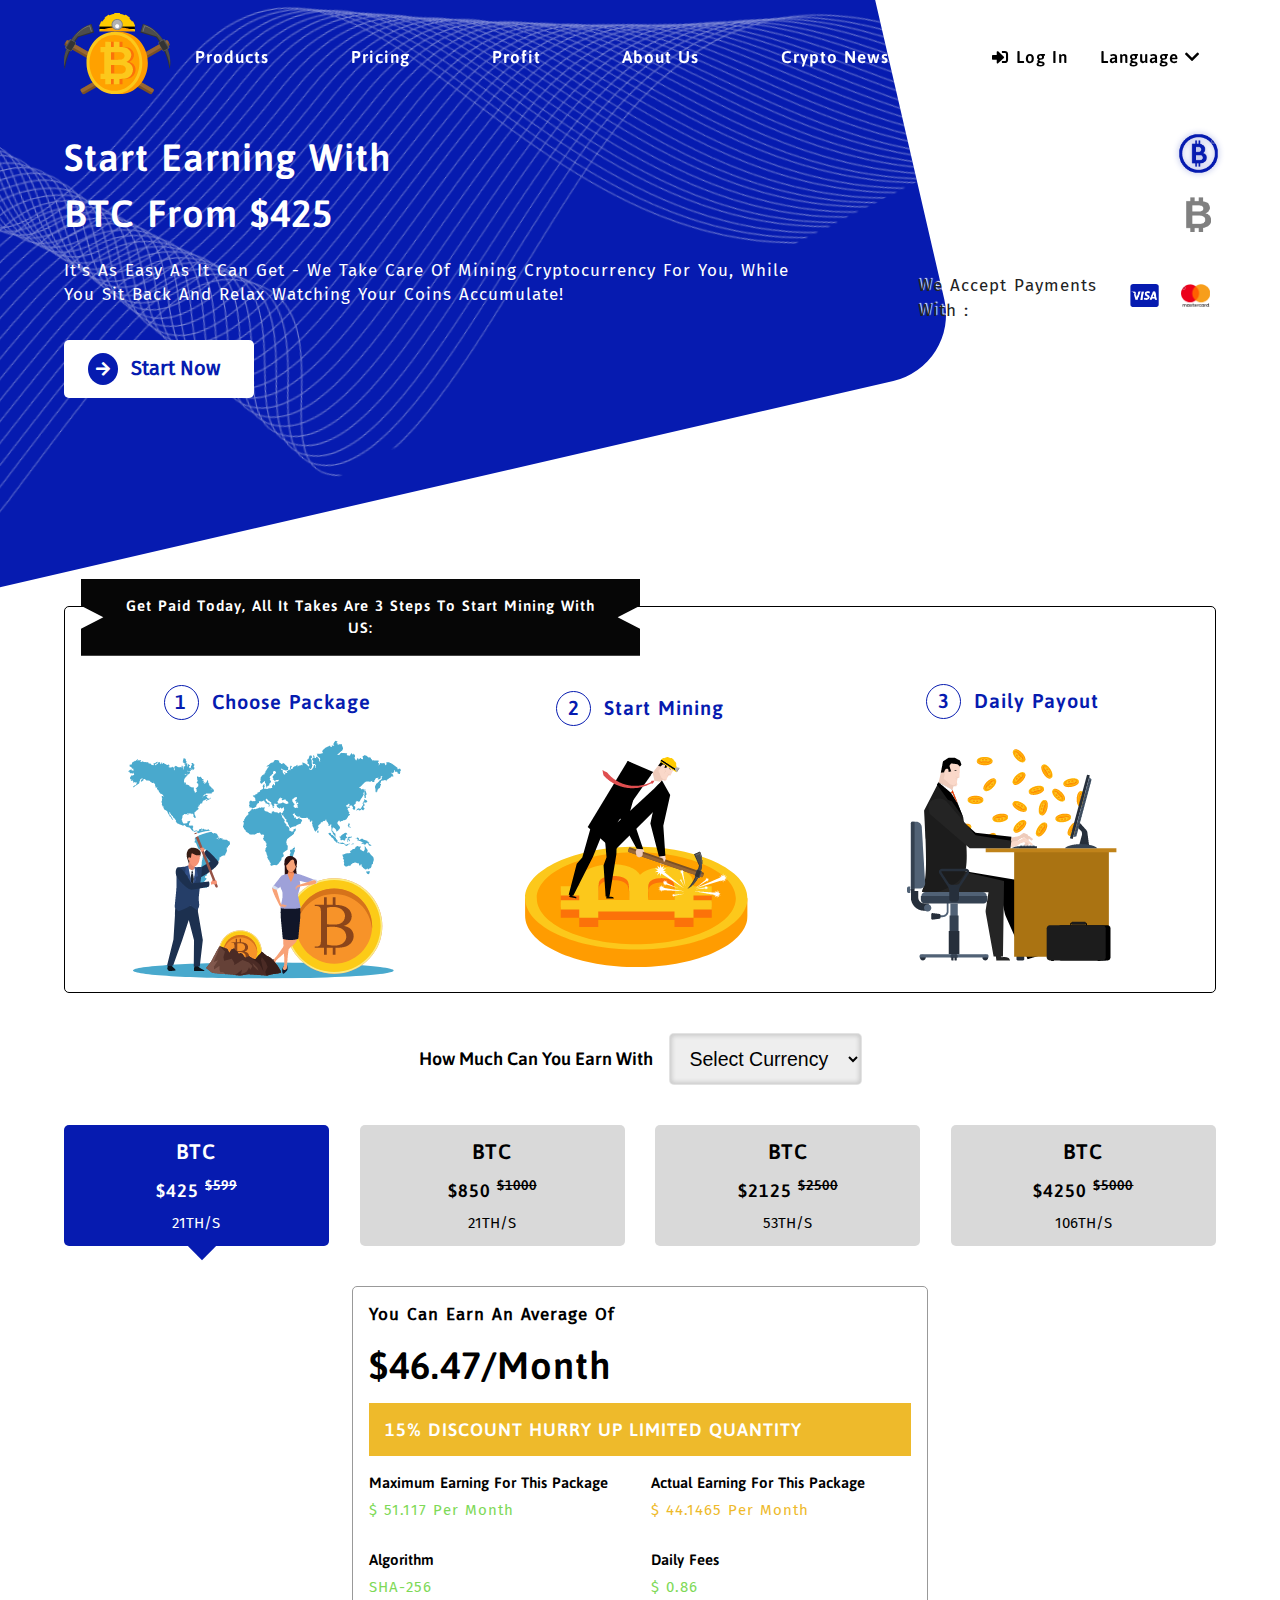
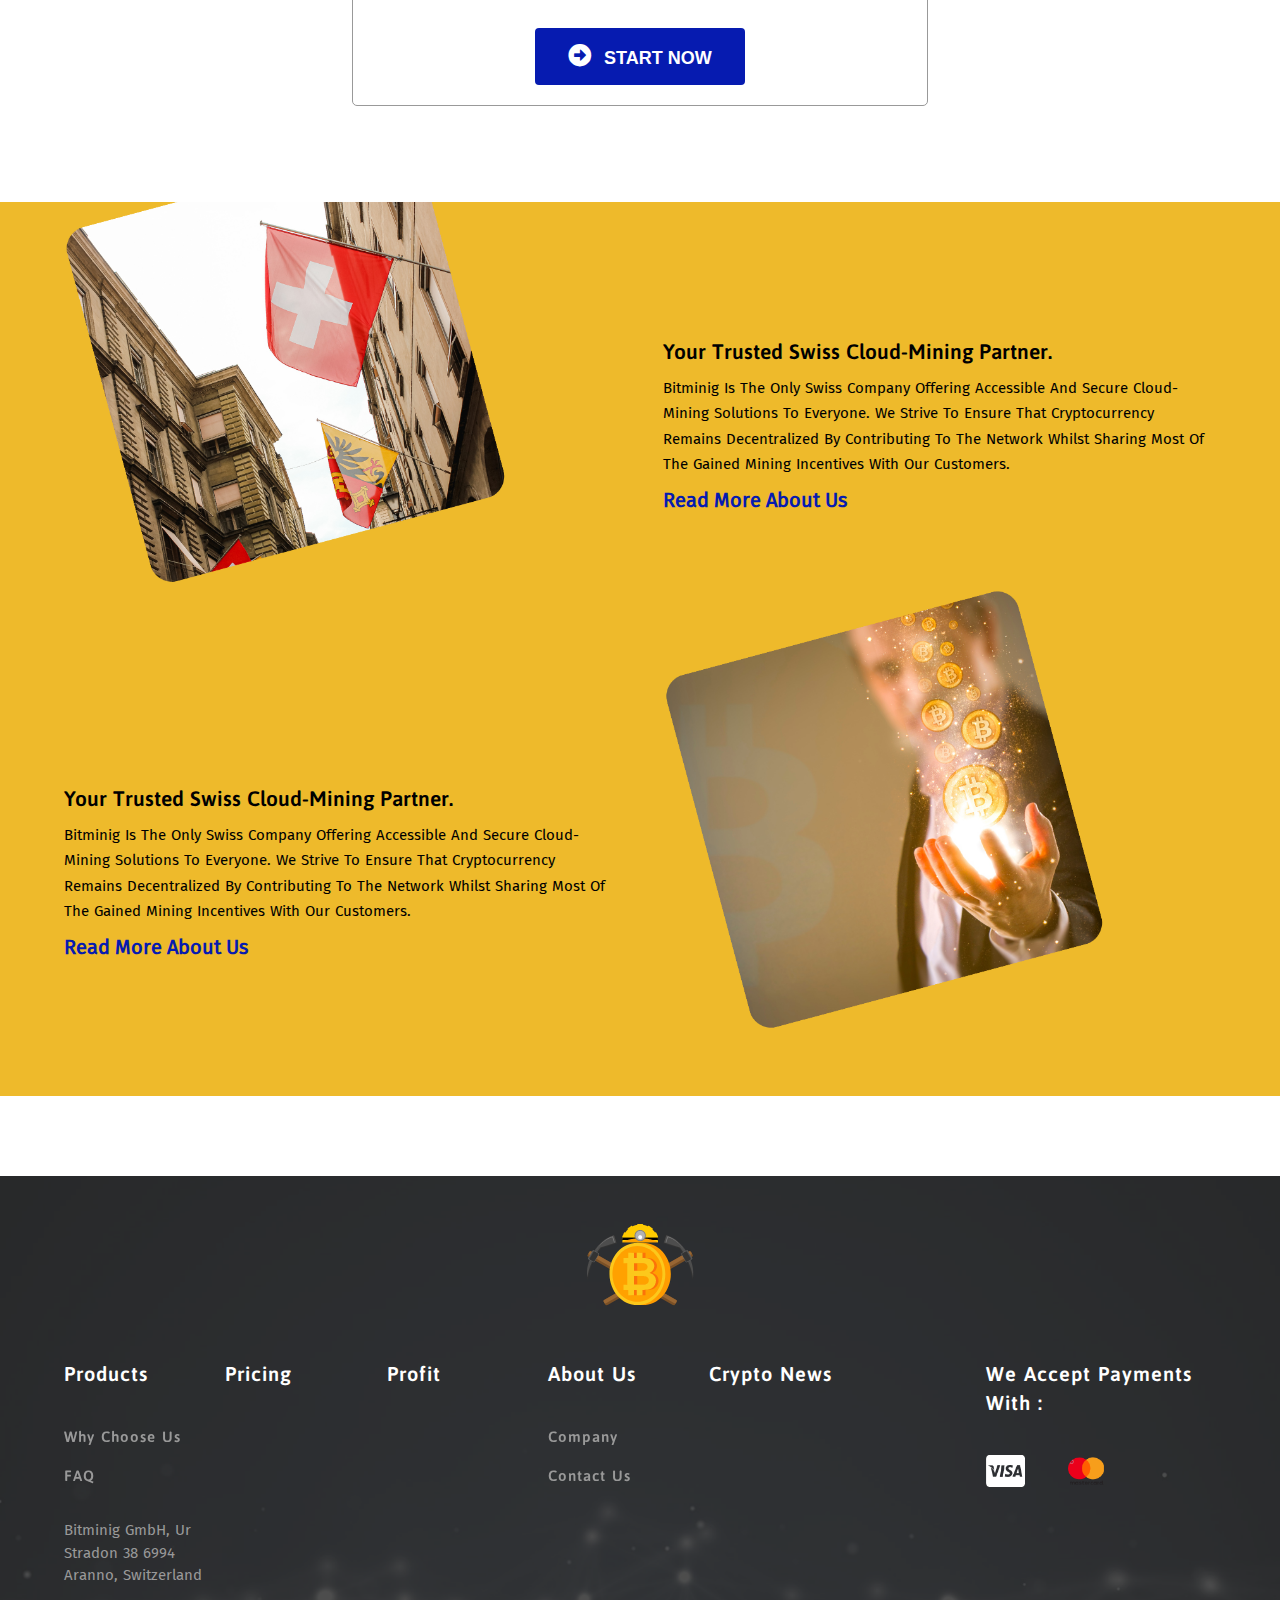
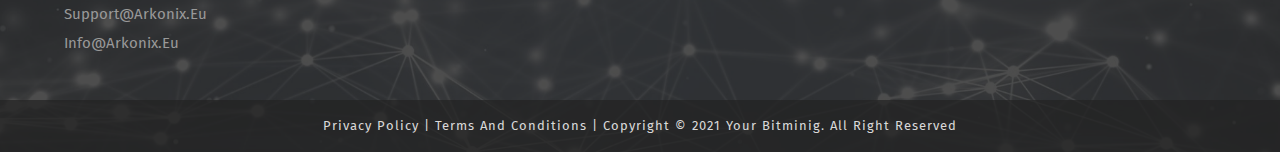
<file: index.html>
<!DOCTYPE html>
<html lang="en">
<head>
    <meta charset="UTF-8">
    <meta http-equiv="X-UA-Compatible" content="IE=edge">
    <meta name="viewport" content="width=device-width, initial-scale=1.0">
    <title>Arkonix</title>
    <link rel="stylesheet" href="css/animate.css">
    <link rel="stylesheet" href="css/style.css">
    <link rel="stylesheet" href="fonts/stylesheet.css">
    <link rel="stylesheet" href="css/fontawesome-free-5.15.1-web/css/all.css">
    <link rel="shortcut icon" href="image/logo.png" type="image/x-icon">
    <link rel="stylesheet" href="css/Hover-master/css/hover-min.css">
</head>
<body>
    <main>
        <header>
            <div class="container">
                <div class="header-content">
                    <div class="logo">
                        <a href="#" title="Logo"><img src="image/logo.png" alt="img"></a>
                    </div>
                    <nav class="my-nav">
                        <div class="nav-item-wrp">
                            <div class="L01 nav-cmn">
                                <ul>
                                    <li class="hvr-underline-from-center Product-wrp"><a href="#">Products</a>
                                     </li>
                                     <!-- product---item -->
                                     <div class="Product-List">
                                       <div class="Product-child">
                                        <div class="F-item01 item-cmn">
                                            <div class="list-heading"> 
                                                <h2>OUR MINING PLANS:</h2>
                                           </div>
                                           <ul>
                                              <li class="List_new02"><a href="btc.html" title="BTC"><img class="img" src="image/b1.png" alt="img">Bitcoin</a></li>
                                              <li class="List_new02"><a href="bch.html" title="BCH"><img class="img" src="image/b2.png" alt="img">Bitcoin Cash</a></li>
                                              <!-- <li class="List_new02"><a href="javascript:void(0)" title="ETC"><img class="img" src="image/b3.png" alt="img">Ethereum</a></li>
                                              <li class="List_new02"><a href="javascript:void(0)" title="ZEC"><img class="img" src="image/b4.png" alt="img">Zcash</a></li>
                                              <li class="List_new02"><a href="javascript:void(0)" title="XMR"><img class="img" src="image/b5.png" alt="img">Monero</a></li>
                                              <li class="List_new02"><a href="javascript:void(0)" title="LTC"><img class="img" src="image/b6.png" alt="img">Litecoin</a></li>
                                              <li class="List_new02"><a href="javascript:void(0)" title="ETH"><img class="img" src="image/b7.png" alt="img">Ethereum Classic</a></li>
                                              <li class="List_new02"><a href="javascript:void(0)" title="DASH"><img class="img" src="image/b8.png" alt="img">Dash</a></li>
                                           -->
                                            </ul>
                                         </div>
                                         <div class="F-item02 item-cmn">
                                              <div class="list-heading"> 
                                                  <h2>CHECK ALSO:</h2>
                                             </div>
                                            <ul>
                                                <li><a href="javascript:void(0)">FAQ</a></li>
                                                <li><a href="javascript:void(0)">WHY CHOOSE US</a></li>
                                            </ul>
                                         </div>
                                       </div>
                                    </div>
                                     <!-- product--item---end--here -->
                                    <li class="hvr-underline-from-center"><a href="#">Pricing</a></li>
                                    <li class="hvr-underline-from-center"><a href="#">Profit</a></li>
                                    <li class="hvr-underline-from-center"><a href="#">About Us</a></li>
                                    <li class="hvr-underline-from-center"><a href="#">Crypto News</a></li>
                                </ul>
                            </div>
                            <div class="R01 nav-cmn">
                                <ul> 
                                    <li class="hvr-underline-from-center"><a href="login.html" title="Log in" ><i class="fas fa-sign-in-alt"></i> Log in</a></li>
                                    <li class="hvr-underline-from-center Language"><a href="#" title="Select Language">Language <i class="fas fa-chevron-down"></i></a></li> 
                                </ul>
                                <div class="lang-model">
                                    <ul>
                                      <li><a href="#">English</a></li>
                                      <li><a href="hindi.html">Hindi (हिन्दी)</a></li>
                                      <li><a href="#">Arabic </a></li>
                                    </ul>
                                </div>
                            </div>
                        </div>
                    </nav>
                    <div class="main-bar">
                        <div class="a"></div>
                        <div class="b"></div>
                        <div class="c"></div>
                    </div>
                </div>
            </div>
        </header> 
      <!-- Banner -->
      <section class="Banner-Wrapper">
        <figure class="bg-banr">
            <img src="image/wave.png" alt="img">
        </figure>
        <div class="container">
            <div class="Banner-content">
                <div class="Bnr-Lft Bnr-cmn01">
                    <h1>Start earning with</h1>
                    <h2 id="BTC">BTC from $425</h2>
                    <h2 class="price-cmn" id="BCH">BCH from $500.</h2>
                    <!-- <h2 class="price-cmn" id="ETC">ETC from $250.</h2>
                    <h2 class="price-cmn" id="ZEC">ZEC from $250.</h2>
                    <h2 class="price-cmn" id="XMR">XMR from $250.</h2>
                    <h2 class="price-cmn" id="LTC">LTC from $500.</h2>
                    <h2 class="price-cmn" id="ETH">ETH from $250.</h2> 
                    <h2 class="price-cmn" id="DASH">DASH from $250.</h2>    -->
                    <p>It's as easy as it can get - We take care of Mining Cryptocurrency for You, while <br> you sit back and relax watching your coins accumulate!</p>
                    <a href="javacript:void(0)" title="Start">
                        <!-- <i class="fas fa-arrow-alt-circle-right"></i>  -->
                        <i class="fas fa-arrow-right"></i>
                        Start Now</a>
                    <!-- class="hvr-shutter-out-horizontal" -->
                </div>
                <div class="Bnr-Rgt Bnr-cmn01">
                    <ul class="unorder01">
                       <li class="List01 a1   List_active"><a href="javascript:void(0)" title="BTC"><img src="image/b1.png" alt="img"></a></li>
                       <li class="List01 a2"><a href="javascript:void(0)" title="BCH"><img src="image/b2.png" alt="img"></a></li>
                       <!-- <li class="List01 a3"><a href="javascript:void(0)" title="ETC"><img src="image/b3.png" alt="img"></a></li>
                       <li class="List01 a4"><a href="javascript:void(0)" title="ZEC"><img src="image/b4.png" alt="img"></a></li>
                       <li class="List01 a5"><a href="javascript:void(0)" title="XMR"><img src="image/b5.png" alt="img"></a></li>
                       <li class="List01 a6"><a href="javascript:void(0)" title="LTC"><img src="image/b6.png" alt="img"></a></li>
                       <li class="List01 a7"><a href="javascript:void(0)" title="ETH"><img src="image/b7.png" alt="img"></a></li>
                       <li class="List01 a8"><a href="javascript:void(0)" title="DASH"><img src="image/b8.png" alt="img"></a></li>
                   -->  </ul>
                    <div class="payment-wrp">
                        <li><p>We accept payments with :</p> </li>
                        <li><a href="#"><img src="image/v1.png" alt="img"></a> </li>
                        <li><a href="#"><img src="image/v2.png" alt="img"></a></li>
                    </div>
                </div>
            </div>
        </div>
      </section>

      <!-- Market--strategy--section-->
          <section class="Market-Strategy_wrapper">
              <div class="container">
                  <div class="Market-Str-content">
                      <div class="Mrt-heading">
                          <h2>Get paid today, all it takes are 3 Steps to Start Mining With US:</h2>
                      </div>
                      <div class="Mrt-Cnt_wrp">
                          <div class="Mrt1 Mrt-cmn02">
                              <h2><span>1</span> Choose Package</h2>
                              <figure>
                                  <img src="image/mrt1.png" alt="img">
                              </figure>
                          </div>
                          <div class="Mrt2 Mrt-cmn02">
                            <h2><span>2</span> Start Mining</h2>
                            <figure>
                                <img src="image/mrt2.png" alt="img">
                            </figure>
                          </div>
                          <div class="Mrt3 Mrt-cmn02">
                            <h2><span>3</span>Daily Payout</h2>
                            <figure>
                                <img src="image/mrt3.png" alt="img">
                            </figure>
                          </div>
                      </div>
                  </div>
              </div>
          </section>
      <!-- end---here -->
      <!--Currency-----section-->
      <section class="Currency_Wrapper">
        <div class="container">
            <div class="Currency-content">
                <div class="Currency-heading">
                    <h2>How much can you earn with </h2>
                    <label for="#">
                        <select name="Currency" id="Currency01">
                            <option value="one">Select Currency</option>
                            <option value="two">Bitcoin</option> 
                            <option value="three">Lorem, ipsum.</option>
                            <option value="four">Bitcoin cash</option>
                            <option value="five">Zcash</option>
                        </select>
                    </label>
                </div>
                <div class="Currency-Cnt-wrp">
                    <ul class="Currency-unorder">
                        <li class="Currency-item1 C-item-cmn01 CurrencyActive" onclick="openList('List1')">
                              <h2>BTC</h2>
                              <h3>$425 <sup>$599</sup></h3>
                              <p>21TH/S</p>
                        </li>
                        <li class="Currency-item2 C-item-cmn01" onclick="openList('List2')">
                            <h2>BTC</h2>
                            <h3>$850 <sup>$1000</sup></h3>
                            <p>21TH/S</p>
                        </li>
                        <li class="Currency-item3 C-item-cmn01" onclick="openList('List3')">
                            <h2>BTC</h2>
                            <h3>$2125 <sup>$2500</sup></h3>
                            <p>53TH/S</p>
                        </li>
                        <li class="Currency-item4 C-item-cmn01"onclick="openList('List4')">
                            <h2>BTC</h2>
                            <h3>$4250 <sup>$5000</sup></h3>
                            <p>106TH/S</p>
                        </li>
                    </ul>
                    <div class="quantity-wrp" id="List1">
                        <div class="quantity-heading">
                            <p>You can earn an average of </p>
                            <h2>$46.47/month</h2>
                            <h3>15% DISCOUNT HURRY UP LIMITED QUANTITY</h3>
                        </div>
                         <div class="quantity-content">
                             <div class="qnt-lft qnt-cmn">
                                 <div class="qnt01 Package-cmn">
                                    <h2>Maximum earning for this package</h2>
                                    <p>$ 51.117 per month</p>
                                 </div>
                                 <div class="qnt02 Package-cmn">
                                    <h2>Algorithm</h2>
                                    <p>SHA-256</p>
                                 </div>
                             </div>
                             <div class="qnt-Rgt qnt-cmn">
                                <div class="qnt01 Package-cmn">
                                   <h2>Actual earning for this package  </h2>
                                   <p>$ 44.1465 per month</p>
                                </div>
                                <div class="qnt02 Package-cmn">
                                   <h2>Daily Fees</h2>
                                   <p>$ 0.86</p>
                                </div>
                            </div>
                            <div class="button">
                                <button><i class="fas fa-arrow-alt-circle-right"></i>Start Now</button>
                            </div>
                         </div>
                    </div>
                    <div class="quantity-wrp" id="List2" style="display: none;">
                        <div class="quantity-heading">
                            <p>You can earn an average of </p>
                            <h2>$88.71/month</h2>
                            <h3>15% DISCOUNT HURRY UP LIMITED QUANTITY</h3>
                        </div>
                         <div class="quantity-content">
                             <div class="qnt-lft qnt-cmn">
                                 <div class="qnt01 Package-cmn">
                                    <h2>Maximum earning for this package</h2>
                                    <p>$ 51.117 per month</p>
                                 </div>
                                 <div class="qnt02 Package-cmn">
                                    <h2>Algorithm</h2>
                                    <p>SHA-256</p>
                                 </div>
                             </div>
                             <div class="qnt-Rgt qnt-cmn">
                                <div class="qnt01 Package-cmn">
                                   <h2>Actual earning for this package  </h2>
                                   <p>$ 44.1465 per month</p>
                                </div>
                                <div class="qnt02 Package-cmn">
                                   <h2>Daily Fees</h2>
                                   <p>$ 0.86</p>
                                </div>
                            </div>
                            <div class="button">
                                <button><i class="fas fa-arrow-alt-circle-right"></i>Start Now</button>
                            </div>
                         </div>
                    </div>
                    <div class="quantity-wrp" id="List3" style="display: none;">
                        <div class="quantity-heading">
                            <p>You can earn an average of </p>
                            <h2>$223.86/month</h2>
                            <h3>15% DISCOUNT HURRY UP LIMITED QUANTITY</h3>
                        </div>
                         <div class="quantity-content">
                             <div class="qnt-lft qnt-cmn">
                                 <div class="qnt01 Package-cmn">
                                    <h2>Maximum earning for this package</h2>
                                    <p>$ 51.117 per month</p>
                                 </div>
                                 <div class="qnt02 Package-cmn">
                                    <h2>Algorithm</h2>
                                    <p>SHA-256</p>
                                 </div>
                             </div>
                             <div class="qnt-Rgt qnt-cmn">
                                <div class="qnt01 Package-cmn">
                                   <h2>Actual earning for this package  </h2>
                                   <p>$ 44.1465 per month</p>
                                </div>
                                <div class="qnt02 Package-cmn">
                                   <h2>Daily Fees</h2>
                                   <p>$ 0.86</p>
                                </div>
                            </div>
                            <div class="button">
                                <button><i class="fas fa-arrow-alt-circle-right"></i>Start Now</button>
                            </div>
                         </div>
                    </div>
                    <div class="quantity-wrp" id="List4" style="display: none;">
                        <div class="quantity-heading">
                            <p>You can earn an average of </p>
                            <h2>$447.63/month</h2>
                            <h3>15% DISCOUNT HURRY UP LIMITED QUANTITY</h3>
                        </div>
                         <div class="quantity-content">
                             <div class="qnt-lft qnt-cmn">
                                 <div class="qnt01 Package-cmn">
                                    <h2>Maximum earning for this package</h2>
                                    <p>$ 51.117 per month</p>
                                 </div>
                                 <div class="qnt02 Package-cmn">
                                    <h2>Algorithm</h2>
                                    <p>SHA-256</p>
                                 </div>
                             </div>
                             <div class="qnt-Rgt qnt-cmn">
                                <div class="qnt01 Package-cmn">
                                   <h2>Actual earning for this package  </h2>
                                   <p>$ 44.1465 per month</p>
                                </div>
                                <div class="qnt02 Package-cmn">
                                   <h2>Daily Fees</h2>
                                   <p>$ 0.86</p>
                                </div>
                            </div>
                            <div class="button">
                                <button><i class="fas fa-arrow-alt-circle-right"></i>Start Now</button>
                            </div>
                         </div>
                    </div>
                </div>
            </div>
        </div>
      </section>
     <!-- Currency---end----here -->

      <!-- About--sectionn -->
       <section class="About-wrapper">
           <div class="container">
               <div class="About-content-wrp">
                  <div class="About-child-cnt">
                        <div class="Abt01 abt-cmn01">
                            <figure>
                                <img src="image/abt1.png" alt="img">
                            </figure>
                        </div>
                        <div class="Abt02 abt-cmn01">
                            <h2>Your Trusted Swiss Cloud-Mining Partner.</h2>
                            <p>  Bitminig is the only Swiss Company offering accessible and secure Cloud-Mining solutions to everyone. We strive to ensure that Cryptocurrency remains decentralized by contributing to the network whilst sharing most of the gained mining incentives with our customers.</p>
                            <a href="#">Read more about us</a>
                        </div>
                  </div>
                  <div class="About-child-cnt About-child2">
                    <div class="Abt01 abt-cmn01">
                        <figure>
                            <img src="image/abt2.png" alt="img">
                        </figure>
                    </div>
                    <div class="Abt02 abt-cmn01">
                        <h2>Your Trusted Swiss Cloud-Mining Partner.</h2>
                        <p>  Bitminig is the only Swiss Company offering accessible and secure Cloud-Mining solutions to everyone. We strive to ensure that Cryptocurrency remains decentralized by contributing to the network whilst sharing most of the gained mining incentives with our customers.</p>
                        <a href="#">Read more about us</a>
                    </div>
              </div>
               </div>
           </div>
       </section>
      <!-- endd---hereeeee---about ---sectionn --> 
     <footer>
         <div class="container">
             <div class="footer-content-wrp">
                 <div class="Ft-logo-heading">
                     <a href="javascript:void(0)"><img src="image/logo.png" alt="img"></a>
                 </div>
                <div class="footer-cnt">
                    <div class="Ft-left Ft-Wrp">
                        <div class="Ft1 Ft-cmn01">
                            <div class="Ft-head">
                                <h2>Products</h2>
                            </div>
                            <ul>
                                <li><a href="#" class="hvr-underline-from-left">Why Choose Us</a></li>
                                <li><a href="#" class="hvr-underline-from-left">FAQ</a></li>
                            </ul>
                            <address>
                                <p>
                                    Bitminig GmbH, Ur Stradon 38 6994 Aranno, Switzerland
                                </p>
                                <a href="#">support@arkonix.eu</a>
                                <a href="#">info@arkonix.eu</a>
                            </address>
                        </div>
                        <div class="Ft2 Ft-cmn01">
                            <div class="Ft-head">
                                <h2>Pricing</h2>
                            </div>
                        </div>
                        <div class="Ft3 Ft-cmn01">
                            <div class="Ft-head">
                                <h2>Profit</h2>
                            </div>
                        </div>
                        <div class="Ft4 Ft-cmn01">
                            <div class="Ft-head">
                                <h2>About Us</h2>
                            </div>
                            <ul>
                                <li><a href="#" class="hvr-underline-from-left">Company  </a></li>
                                <li><a href="#" class="hvr-underline-from-left">Contact Us</a></li>
                            </ul>
                        </div>
                        <div class="Ft5 Ft-cmn01">
                            <div class="Ft-head">
                                <h2>Crypto News</h2>
                            </div>
                        </div>
                    </div>
                    <div class="Ft-Right">
                        <div class="Ft6 Ft-cmn01">
                            <div class="Ft-head">
                                <h2>We accept payments with :</h2>
                            </div>
                            <div class="social-wrp">
                                <figure>
                                   <a href="javascript:void(0)"><img src="image/v01.png" alt="img"></a> </figure>
                                <figure>
                                  <a href="javascript:void(0)"> <img src="image/v2.png" alt="img"></a> </figure>
                            </div>
                        </div>
                    </div>
                </div>
             </div>
         </div>
         <div class="copyright-wrp">
             <div class="container">
                 <div class="copyright-content">
                     <p><a href="#">Privacy Policy</a> |    <a href="#">Terms and Conditions</a>  |  Copyright © 2021 Your Bitminig. All Right Reserved</p>
                 </div>
             </div>
         </div>
     </footer>
    </main>


    <!--script---sectionn-->
    <script src="js/jquery.min.js"></script>
    <script src="js/jquery-ui.min.js"></script>
    <script src="js/main.js"></script>
    <script src="js/aos.js"></script>
    <script src="js/wow.min.js"></script> 
    <scripts src="js/vanilla-tilt.babel.min.js"></script>
</body>
</html>
</file>
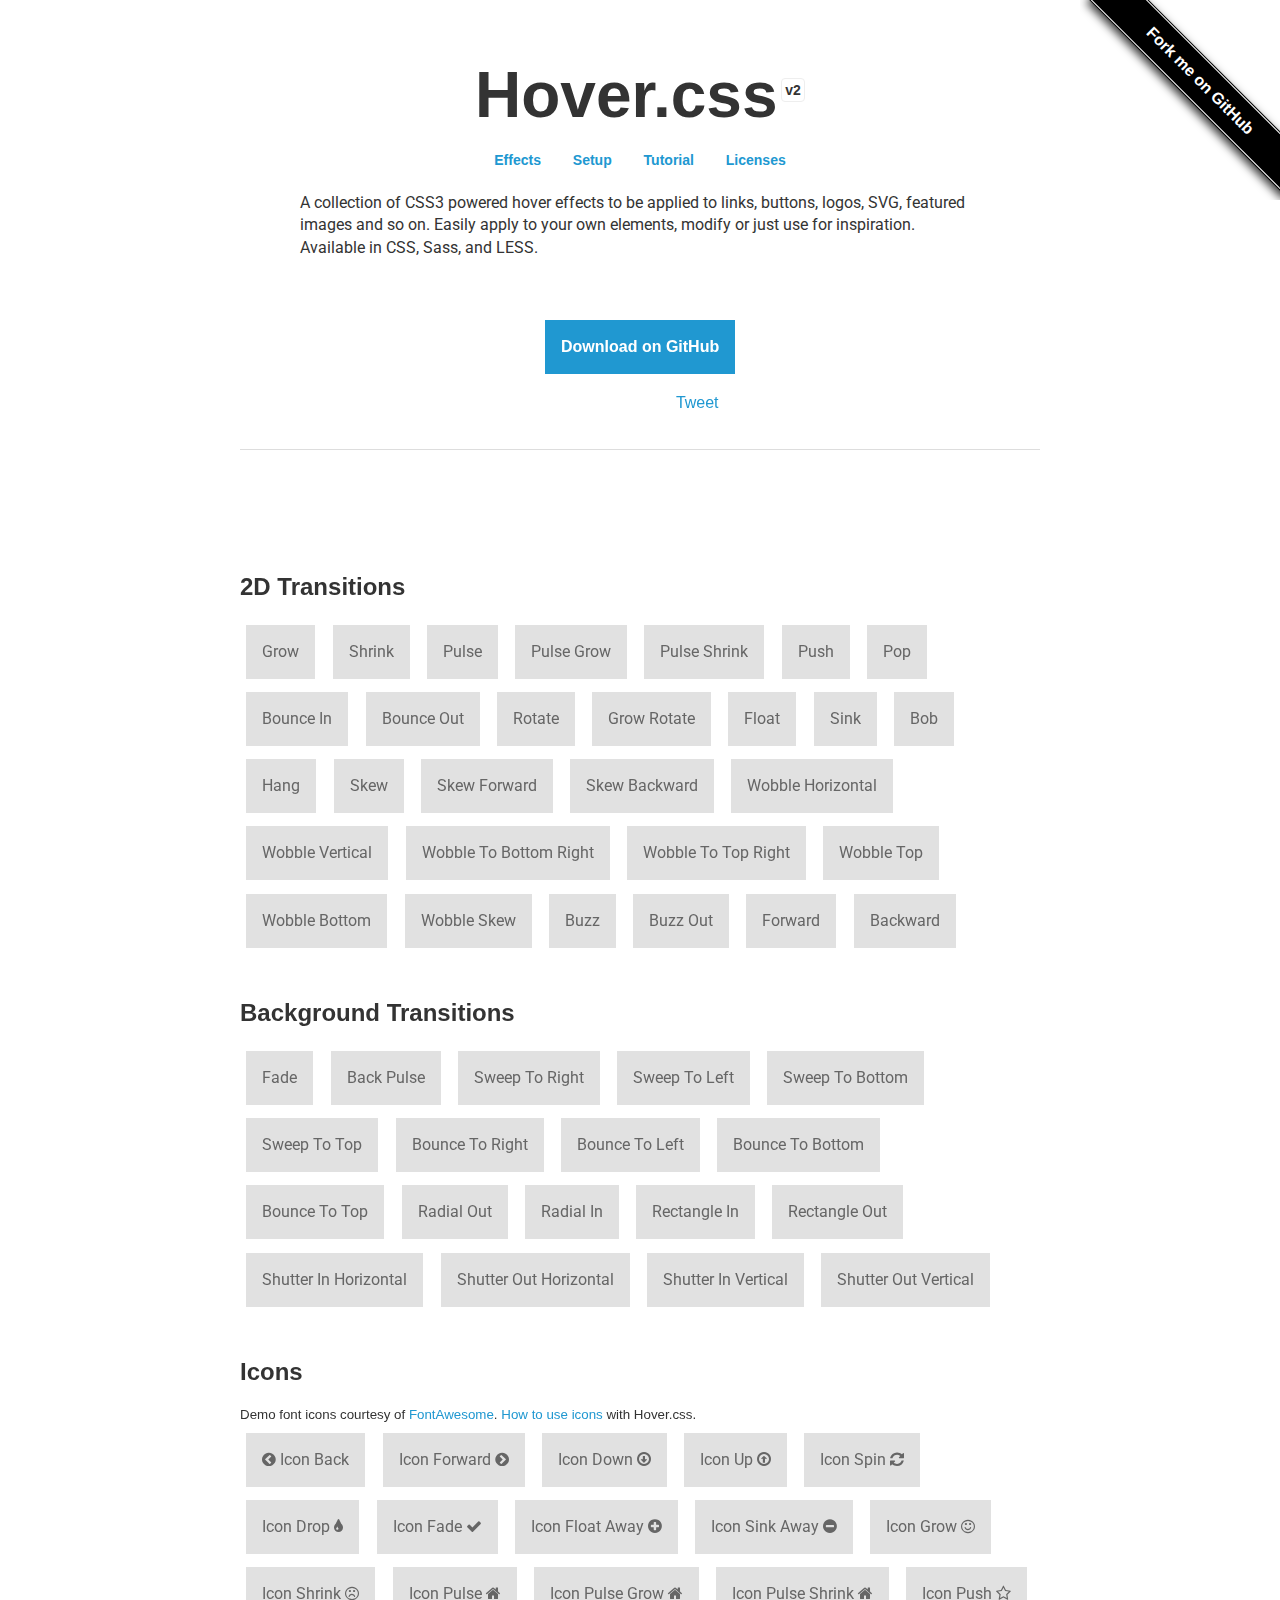
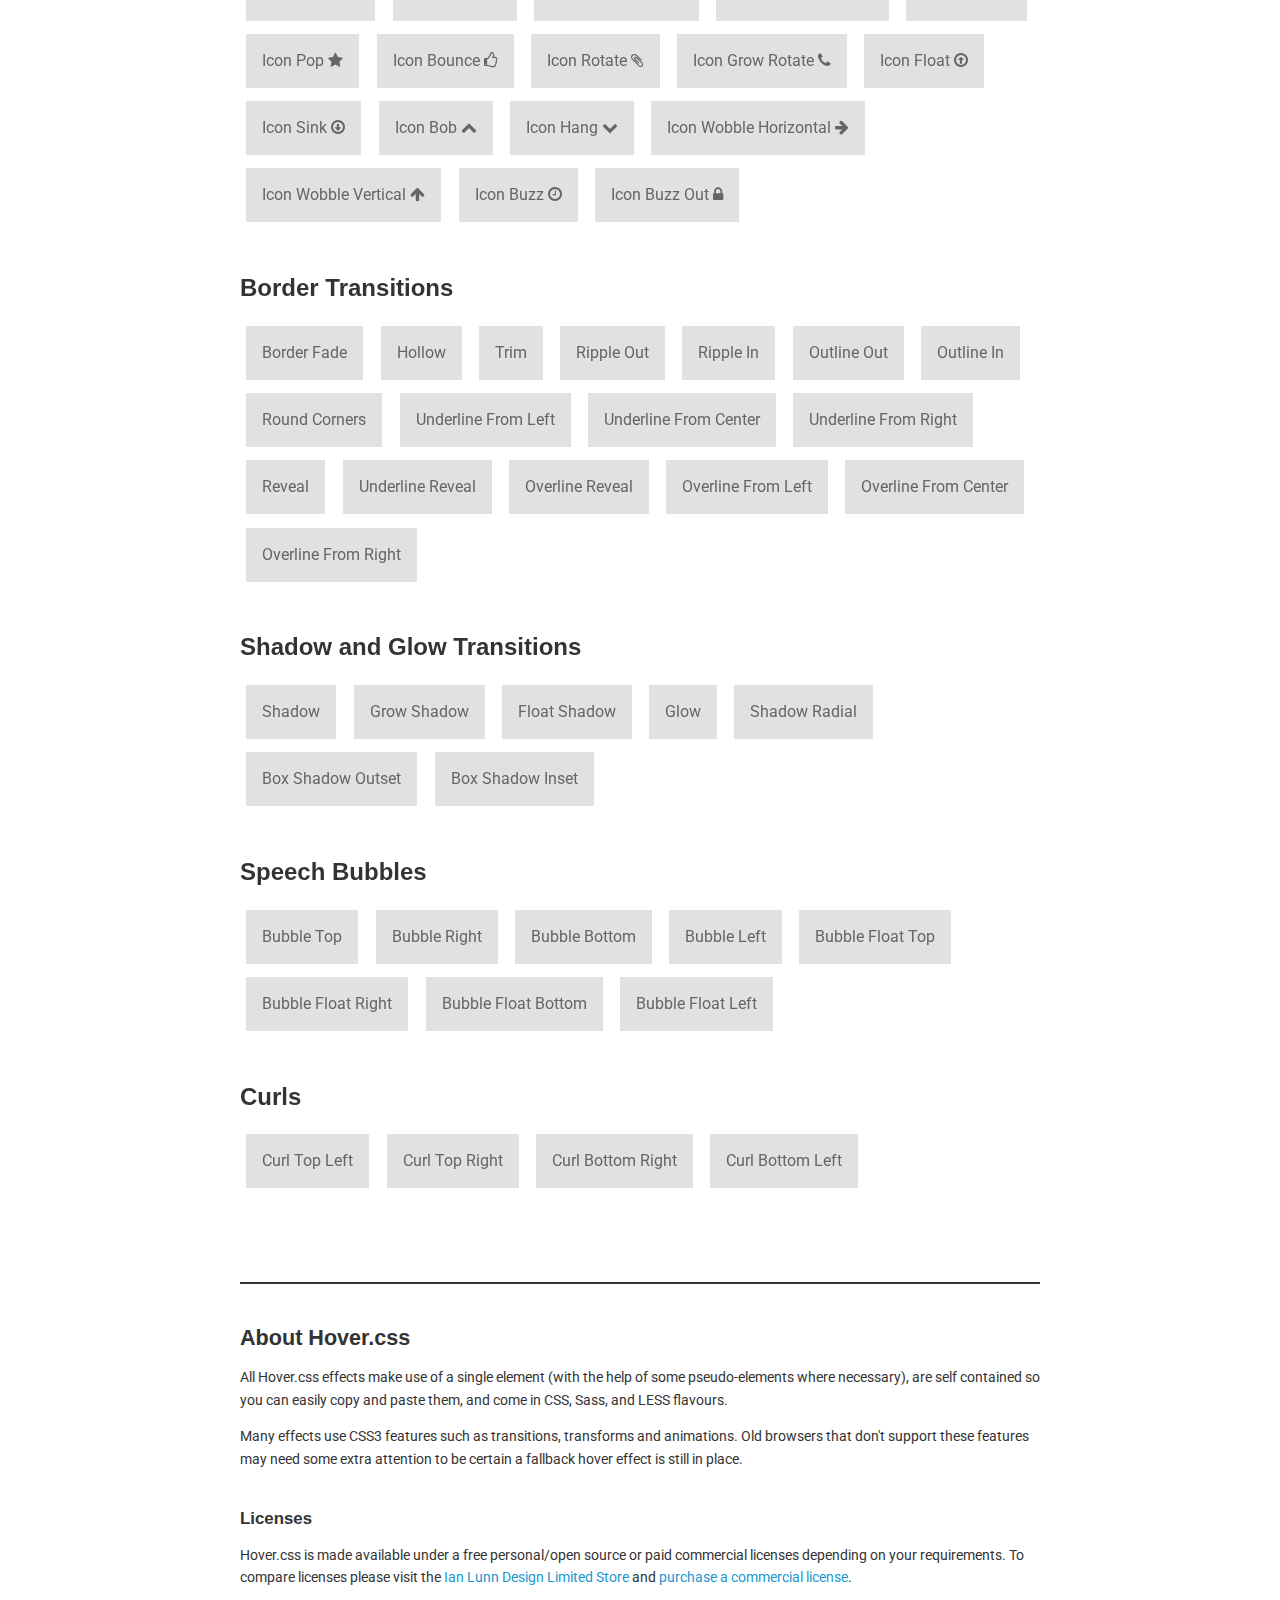
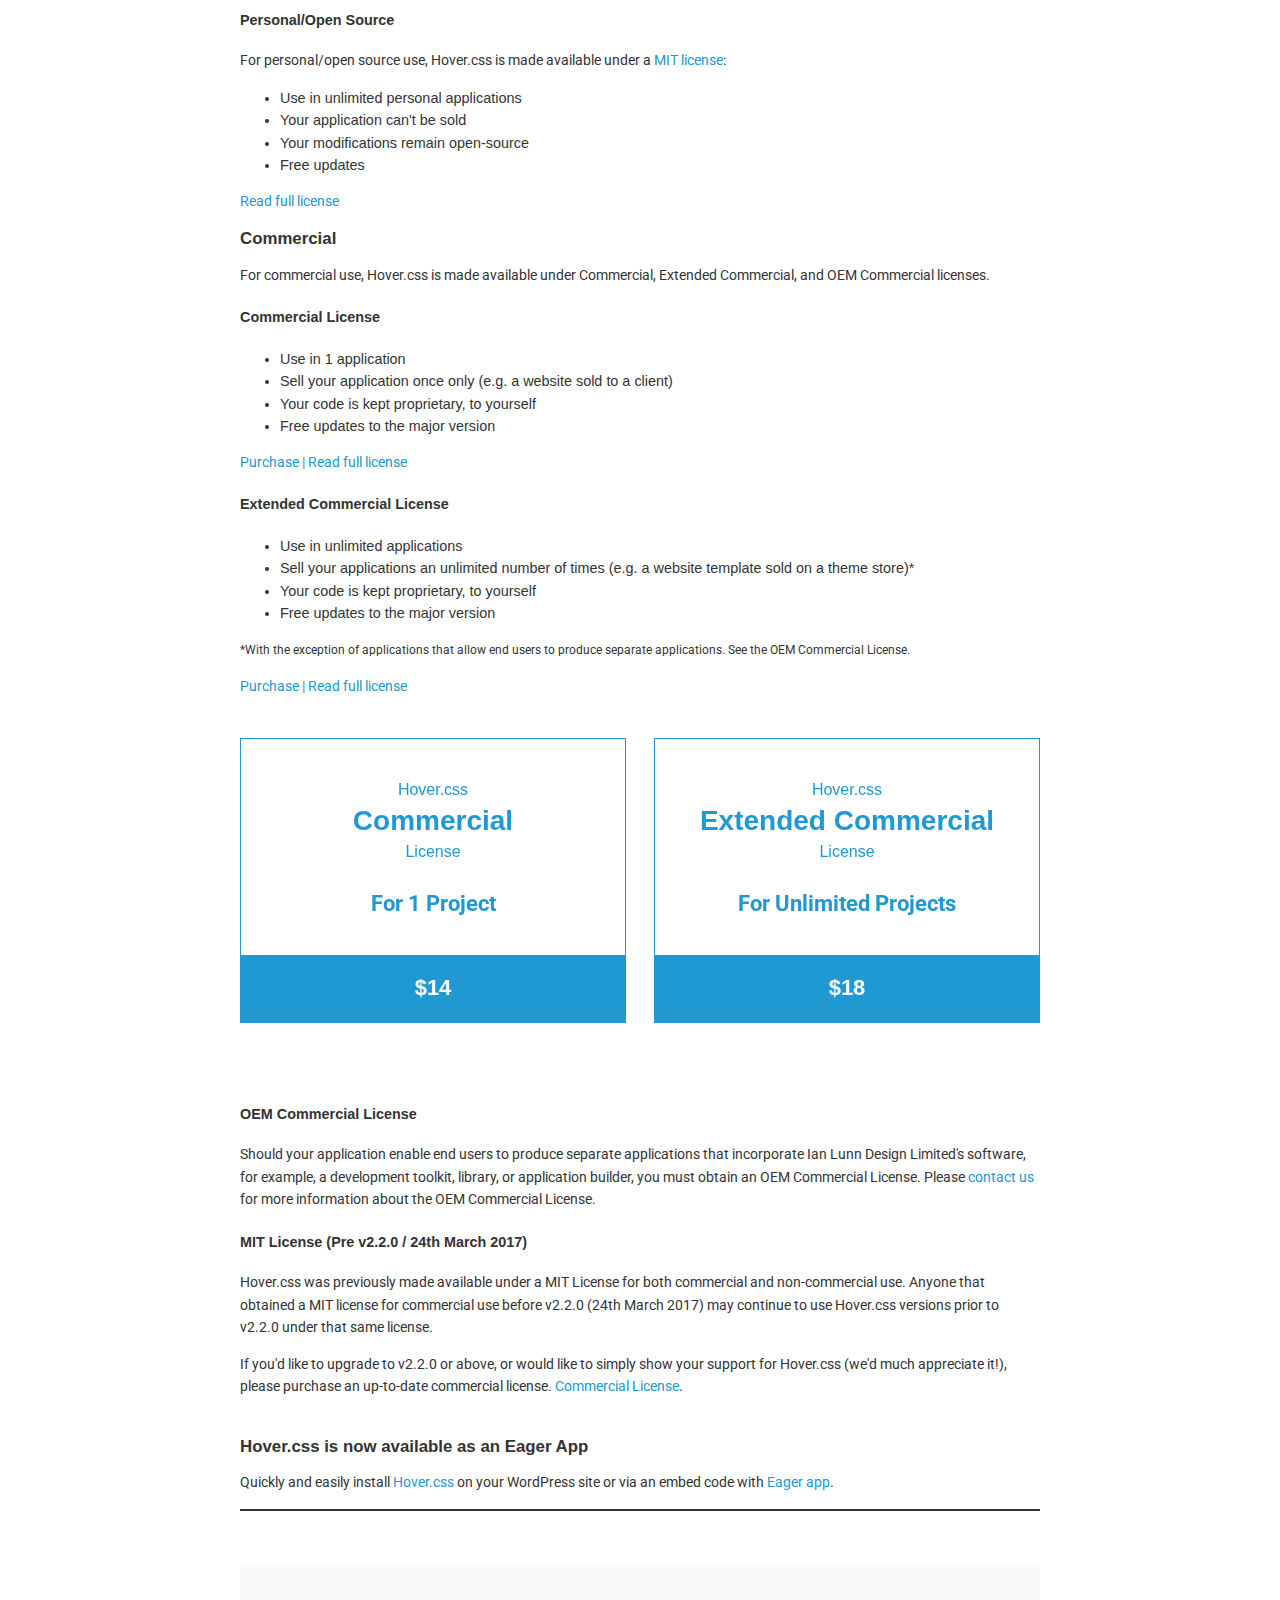
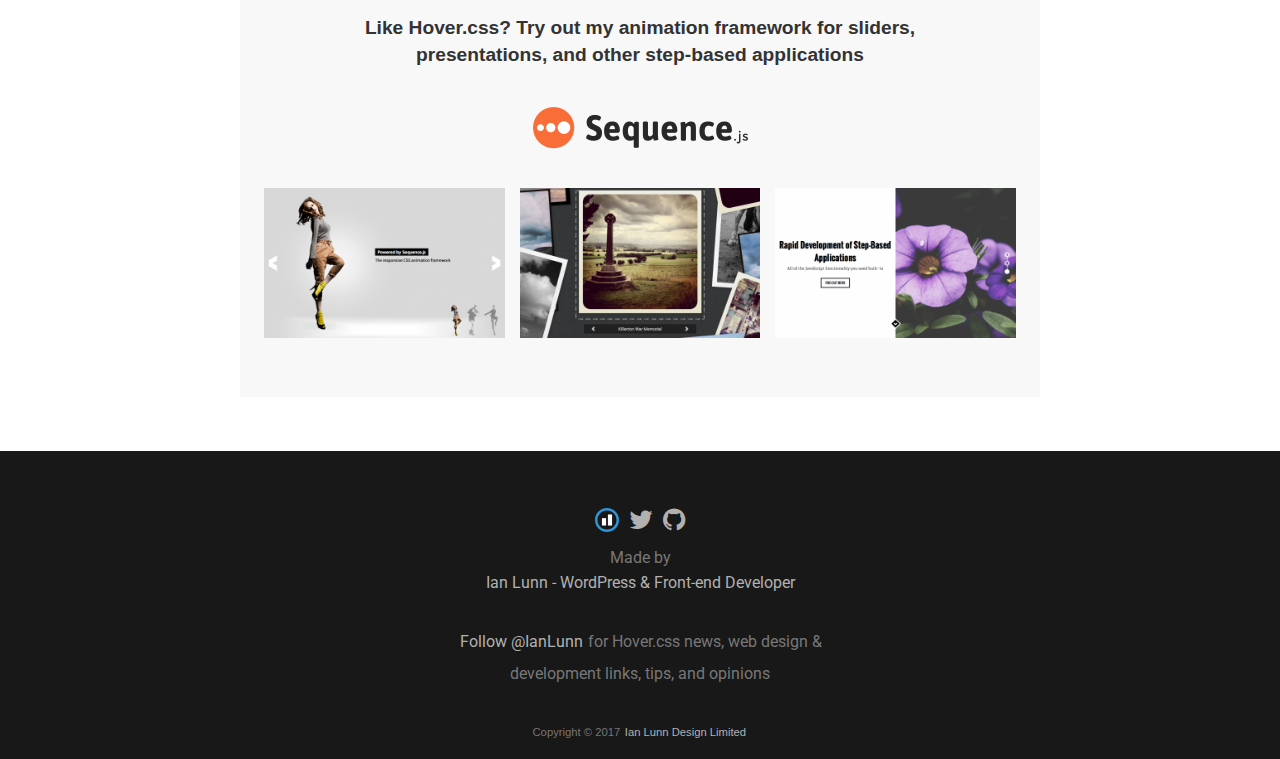
<file: css/Hover-master/index.html>
<!DOCTYPE html>
<html lang="en">
	<head>
		<meta charset="utf-8">
		<meta property="og:image" content="https://ianlunn.github.io/Hover/hover.jpg" />
		<meta property="og:site_name" content="Hover.css"/>
		<meta property="og:title" content="Hover.css - A collection of CSS3 powered hover effects" />
		<title>Hover.css - A collection of CSS3 powered hover effects</title>
		<link href="css/demo-page.css" rel="stylesheet" media="all">
		<link href="css/hover.css" rel="stylesheet" media="all">
		<link href="https://maxcdn.bootstrapcdn.com/font-awesome/4.2.0/css/font-awesome.min.css" rel="stylesheet" media="all">
	</head>
	<body>

		<!--[if lt IE 10]>
		<p class="browsehappy">You are using an <strong>outdated</strong> browser. Please <a href="https://browsehappy.com/">upgrade your browser</a> to improve your experience.</p>
		<![endif]-->

		<div class="main">
			<span id="forkongithub"><a href="https://github.com/IanLunn/Hover">Fork me on GitHub</a></span>

			<h1>Hover.css <a href="https://github.com/IanLunn/Hover/releases" class="sup" title="View release history">v2</a></h1>

			<nav>
				<ul>
					<li><a href="#effects" title="Effects">Effects</a></li>
					<li><a href="https://github.com/IanLunn/Hover/blob/master/README.md#hovercss" title="Setup">Setup</a></li>
					<li><a href="https://ianlunn.co.uk/articles/hover-css-tutorial-introduction/" title="hover.css Tutorial and Introduction">Tutorial</a></li>
					<li><a href="#licenses" title="Licenses">Licenses</a></li>
				</ul>
			</nav>

			<p class="intro">A collection of CSS3 powered hover effects to be applied to links, buttons, logos, SVG, featured images and so on. Easily apply to your own elements, modify or just use for inspiration. Available in CSS, Sass, and LESS.</p>

			<div class="download aligncenter">
				<a class="button cta hvr-float-shadow" href="https://github.com/IanLunn/Hover">Download on GitHub</a>
			</div>

			<div class="social aligncenter">
				<div class="social-button">
					<iframe src="https://ghbtns.com/github-btn.html?user=IanLunn&repo=Hover&type=watch&count=true" allowtransparency="true" frameborder="0" scrolling="0" width="110" height="20"></iframe>
				</div>

				<div class="social-button">
					<a href="https://twitter.com/share" class="twitter-share-button" data-related="IanLunn" data-dnt="true">Tweet</a>
				</div>
			</div>

			<hr />
			<br />

			<script async type="text/javascript" src="//cdn.carbonads.com/carbon.js?serve=CKYIE23M&placement=ianlunncouk" id="_carbonads_js"></script>

			<div id="effects" class="effects">

				<h2>2D Transitions</h2>

				<a href="#" class="hvr-grow">Grow</a>
				<a href="#" class="hvr-shrink">Shrink</a>
				<a href="#" class="hvr-pulse">Pulse</a>
				<a href="#" class="hvr-pulse-grow">Pulse Grow</a>
				<a href="#" class="hvr-pulse-shrink">Pulse Shrink</a>
				<a href="#" class="hvr-push">Push</a>
				<a href="#" class="hvr-pop">Pop</a>
				<a href="#" class="hvr-bounce-in">Bounce In</a>
				<a href="#" class="hvr-bounce-out">Bounce Out</a>
				<a href="#" class="hvr-rotate">Rotate</a>
				<a href="#" class="hvr-grow-rotate">Grow Rotate</a>
				<a href="#" class="hvr-float">Float</a>
				<a href="#" class="hvr-sink">Sink</a>
				<a href="#" class="hvr-bob">Bob</a>
				<a href="#" class="hvr-hang">Hang</a>
				<a href="#" class="hvr-skew">Skew</a>
				<a href="#" class="hvr-skew-forward">Skew Forward</a>
				<a href="#" class="hvr-skew-backward">Skew Backward</a>
				<a href="#" class="hvr-wobble-horizontal">Wobble Horizontal</a>
				<a href="#" class="hvr-wobble-vertical">Wobble Vertical</a>
				<a href="#" class="hvr-wobble-to-bottom-right">Wobble To Bottom Right</a>
				<a href="#" class="hvr-wobble-to-top-right">Wobble To Top Right</a>
				<a href="#" class="hvr-wobble-top">Wobble Top</a>
				<a href="#" class="hvr-wobble-bottom">Wobble Bottom</a>
				<a href="#" class="hvr-wobble-skew">Wobble Skew</a>
				<a href="#" class="hvr-buzz">Buzz</a>
				<a href="#" class="hvr-buzz-out">Buzz Out</a>
				<a href="#" class="hvr-forward">Forward</a>
				<a href="#" class="hvr-backward">Backward</a>


				<h2>Background Transitions</h2>

				<a href="#" class="hvr-fade">Fade</a>
				<a href="#" class="hvr-back-pulse">Back Pulse</a>
				<a href="#" class="hvr-sweep-to-right">Sweep To Right</a>
				<a href="#" class="hvr-sweep-to-left">Sweep To Left</a>
				<a href="#" class="hvr-sweep-to-bottom">Sweep To Bottom</a>
				<a href="#" class="hvr-sweep-to-top">Sweep To Top</a>
				<a href="#" class="hvr-bounce-to-right">Bounce To Right</a>
				<a href="#" class="hvr-bounce-to-left">Bounce To Left</a>
				<a href="#" class="hvr-bounce-to-bottom">Bounce To Bottom</a>
				<a href="#" class="hvr-bounce-to-top">Bounce To Top</a>
				<a href="#" class="hvr-radial-out">Radial Out</a>
				<a href="#" class="hvr-radial-in">Radial In</a>
				<a href="#" class="hvr-rectangle-in">Rectangle In</a>
				<a href="#" class="hvr-rectangle-out">Rectangle Out</a>
				<a href="#" class="hvr-shutter-in-horizontal">Shutter In Horizontal</a>
				<a href="#" class="hvr-shutter-out-horizontal">Shutter Out Horizontal</a>
				<a href="#" class="hvr-shutter-in-vertical">Shutter In Vertical</a>
				<a href="#" class="hvr-shutter-out-vertical">Shutter Out Vertical</a>


				<h2>Icons</h2>

				<small>Demo font icons courtesy of <a href="https://fortawesome.github.io/Font-Awesome/">FontAwesome</a>. <a href="https://github.com/IanLunn/Hover/#using-icon-effects">How to use icons</a> with Hover.css.</small>

				<a href="#" class="hvr-icon-back">
					<i class="fa fa-chevron-circle-left hvr-icon"></i> Icon Back
				</a>
				<a href="#" class="hvr-icon-forward">
					Icon Forward
					<i class="fa fa-chevron-circle-right hvr-icon"></i>
				</a>
				<a href="#" class="hvr-icon-down">
					Icon Down <i class="fa fa-arrow-circle-o-down hvr-icon"></i>
				</a>
				<a href="#" class="hvr-icon-up">
					Icon Up <i class="fa fa-arrow-circle-o-up hvr-icon"></i>
				</a>
				<a href="#" class="hvr-icon-spin">
					Icon Spin <i class="fa fa-refresh hvr-icon"></i>
				</a>
				<a href="#" class="hvr-icon-drop">
					Icon Drop <i class="fa fa-tint hvr-icon"></i>
				</a>
				<a href="#" class="hvr-icon-fade">
					Icon Fade <i class="fa fa-check hvr-icon"></i>
				</a>
				<a href="#" class="hvr-icon-float-away">
					Icon Float Away <i class="fa fa-plus-circle hvr-icon"></i>
				</a>
				<a href="#" class="hvr-icon-sink-away">
					Icon Sink Away <i class="fa fa-minus-circle hvr-icon"></i>
				</a>
				<a href="#" class="hvr-icon-grow">
					Icon Grow <i class="fa fa-smile-o hvr-icon"></i>
				</a>
				<a href="#" class="hvr-icon-shrink">
					Icon Shrink <i class="fa fa-frown-o hvr-icon"></i>
				</a>
				<a href="#" class="hvr-icon-pulse">
					Icon Pulse <i class="fa fa-home hvr-icon"></i>
				</a>
				<a href="#" class="hvr-icon-pulse-grow">
					Icon Pulse Grow <i class="fa fa-home hvr-icon"></i>
				</a>
				<a href="#" class="hvr-icon-pulse-shrink">
					Icon Pulse Shrink <i class="fa fa-home hvr-icon"></i>
				</a>
				<a href="#" class="hvr-icon-push">
					Icon Push <i class="fa fa-star-o hvr-icon"></i>
				</a>
				<a href="#" class="hvr-icon-pop">
					Icon Pop <i class="fa fa-star hvr-icon"></i>
				</a>
				<a href="#" class="hvr-icon-bounce">
					Icon Bounce <i class="fa fa-thumbs-o-up hvr-icon"></i>
				</a>
				<a href="#" class="hvr-icon-rotate">
					Icon Rotate <i class="fa fa-paperclip hvr-icon"></i>
				</a>
				<a href="#" class="hvr-icon-grow-rotate">
					Icon Grow Rotate <i class="fa fa-phone hvr-icon"></i>
				</a>
				<a href="#" class="hvr-icon-float">
					Icon Float <i class="fa fa-arrow-circle-o-up hvr-icon"></i>
				</a>
				<a href="#" class="hvr-icon-sink">
					Icon Sink <i class="fa fa-arrow-circle-o-down hvr-icon"></i>
				</a>
				<a href="#" class="hvr-icon-bob">
					Icon Bob <i class="fa fa-chevron-up hvr-icon"></i>
				</a>
				<a href="#" class="hvr-icon-hang">
					Icon Hang <i class="fa fa-chevron-down hvr-icon"></i>
				</a>
				<a href="#" class="hvr-icon-wobble-horizontal">
					Icon Wobble Horizontal <i class="fa fa-arrow-right hvr-icon"></i>
				</a>
				<a href="#" class="hvr-icon-wobble-vertical">
					Icon Wobble Vertical <i class="fa fa-arrow-up hvr-icon"></i>
				</a>
				<a href="#" class="hvr-icon-buzz">
					Icon Buzz <i class="fa fa-clock-o hvr-icon"></i>
				</a>
				<a href="#" class="hvr-icon-buzz-out">
					Icon Buzz Out <i class="fa fa-lock hvr-icon"></i>
				</a>


				<h2>Border Transitions</h2>

				<a href="#" class="hvr-border-fade">Border Fade</a>
				<a href="#" class="hvr-hollow">Hollow</a>
				<a href="#" class="hvr-trim">Trim</a>
				<a href="#" class="hvr-ripple-out">Ripple Out</a>
				<a href="#" class="hvr-ripple-in">Ripple In</a>
				<a href="#" class="hvr-outline-out">Outline Out</a>
				<a href="#" class="hvr-outline-in">Outline In</a>
				<a href="#" class="hvr-round-corners">Round Corners</a>
				<a href="#" class="hvr-underline-from-left">Underline From Left</a>
				<a href="#" class="hvr-underline-from-center">Underline From Center</a>
				<a href="#" class="hvr-underline-from-right">Underline From Right</a>
				<a href="#" class="hvr-reveal">Reveal</a>
				<a href="#" class="hvr-underline-reveal">Underline Reveal</a>
				<a href="#" class="hvr-overline-reveal">Overline Reveal</a>
				<a href="#" class="hvr-overline-from-left">Overline From Left</a>
				<a href="#" class="hvr-overline-from-center">Overline From Center</a>
				<a href="#" class="hvr-overline-from-right">Overline From Right</a>


				<h2>Shadow and Glow Transitions</h2>

				<a href="#" class="hvr-shadow">Shadow</a>
				<a href="#" class="hvr-grow-shadow">Grow Shadow</a>
				<a href="#" class="hvr-float-shadow">Float Shadow</a>
				<a href="#" class="hvr-glow">Glow</a>
				<a href="#" class="hvr-shadow-radial">Shadow Radial</a>
				<a href="#" class="hvr-box-shadow-outset">Box Shadow Outset</a>
				<a href="#" class="hvr-box-shadow-inset">Box Shadow Inset</a>


				<h2>Speech Bubbles</h2>

				<a href="#" class="hvr-bubble-top">Bubble Top</a>
				<a href="#" class="hvr-bubble-right">Bubble Right</a>
				<a href="#" class="hvr-bubble-bottom">Bubble Bottom</a>
				<a href="#" class="hvr-bubble-left">Bubble Left</a>
				<a href="#" class="hvr-bubble-float-top">Bubble Float Top</a>
				<a href="#" class="hvr-bubble-float-right">Bubble Float Right</a>
				<a href="#" class="hvr-bubble-float-bottom">Bubble Float Bottom</a>
				<a href="#" class="hvr-bubble-float-left">Bubble Float Left</a>


				<h2>Curls</h2>

				<a href="#" class="hvr-curl-top-left">Curl Top Left</a>
				<a href="#" class="hvr-curl-top-right">Curl Top Right</a>
				<a href="#" class="hvr-curl-bottom-right">Curl Bottom Right</a>
				<a href="#" class="hvr-curl-bottom-left">Curl Bottom Left</a>
			</div>


			<div class="footer">
				<div class="about">
					<h2>About Hover.css</h2>

					<p>All Hover.css effects make use of a single element (with the help of some pseudo-elements where necessary), are self contained so you can easily copy and paste them, and come in CSS, Sass, and LESS flavours.</p>

					<p>Many effects use CSS3 features such as transitions, transforms and animations. Old browsers that don't support these features may need some extra attention to be certain a fallback hover effect is still in place.</p>

					<br />
					<h3 id="licenses">Licenses</h3>

					<p>Hover.css is made available under a free personal/open source or paid commercial licenses depending on your requirements. To compare licenses please visit the <a href="https://ianlunn.co.uk/store/licenses/">Ian Lunn Design Limited Store</a> and <a href="https://ianlunn.co.uk/store/hover-css/">purchase a commercial license</a>.</p>

					<h4 id="personal">Personal/Open Source</h4>

					<p>For personal/open source use, Hover.css is made available under a <a href="https://opensource.org/licenses/MIT">MIT license</a>:</p>

					<ul>
						<li>Use in unlimited personal applications</li>
						<li>Your application can't be sold</li>
						<li>Your modifications remain open-source</li>
						<li>Free updates</li>
					</ul>

					<p><a href="https://ianlunn.co.uk/store/licenses/personal/">Read full license</a></p>

					<h3 id="commercial-licenses">Commercial</h3>

					<p>For commercial use, Hover.css is made available under Commercial, Extended Commercial, and OEM Commercial licenses.</p>

					<h4 id="commercial">Commercial License</h4>

					<ul>
						<li>Use in 1 application</li>
						<li>Sell your application once only (e.g. a website sold to a client)</li>
						<li>Your code is kept proprietary, to yourself</li>
						<li>Free updates to the major version</li>
					</ul>

					<p><a href="https://ianlunn.co.uk/store/hover-css/?attribute_pa_licenses=commercial">Purchase<a/> | <a href="https://ianlunn.co.uk/store/licenses/commercial/">Read full license</a></p>

					<h4 id="extended-commercial">Extended Commercial License</h4>

					<ul>
						<li>Use in unlimited applications</li>
						<li>Sell your applications an unlimited number of times (e.g. a website template sold on a theme store)*</li>
						<li>Your code is kept proprietary, to yourself</li>
						<li>Free updates to the major version</li>
					</ul>

					<p><small>*With the exception of applications that allow end users to produce separate applications. See the OEM Commercial License.</small></p>

					<p><a href="https://ianlunn.co.uk/store/hover-css/?attribute_pa_licenses=extended-commercial">Purchase<a/> | <a href="https://ianlunn.co.uk/store/licenses/extended-commercial/">Read full license</a></p>

					<div class="licenses">
						<a target="_blank" href="https://ianlunn.co.uk/store/hover-css/?attribute_pa_licenses=commercial" title="Commercial License" class="license hvr-float">
							<div class="license__content">
								<h5 class="license__title"><div>Hover.css</div> Commercial <div>License</div></h5>
								<p class="license__desc">For 1 Project</p>
							</div>
							<span class="license__button button cta">$14</span>
						</a>

						<a target="_blank" href="https://ianlunn.co.uk/store/hover-css/?attribute_pa_licenses=extended-commercial" title="Extended Commercial License" class="license hvr-float">
							<div class="license__content">
								<h5 class="license__title"><div>Hover.css</div> Extended Commercial <div>License</div></h5>
								<p class="license__desc">For Unlimited Projects</p>
							</div>
							<span class="license__button button cta">$18</span>
						</a>
					</div>

					<h4 id="oem-commercial">OEM Commercial License</h4>

					<p>Should your application enable end users to produce separate applications that incorporate Ian Lunn Design Limited's software, for example, a development toolkit, library, or application builder, you must obtain an OEM Commercial License. Please <a href="https://ianlunn.co.uk/contact/">contact us</a> for more information about the OEM Commercial License.</p>

					<h4>MIT License (Pre v2.2.0 / 24th March 2017)</h4>
					<p>Hover.css was previously made available under a MIT License for both commercial and non-commercial use. Anyone that obtained a MIT license for commercial use before v2.2.0 (24th March 2017) may continue to use Hover.css versions prior to v2.2.0 under that same license.</p>

					<p>If you'd like to upgrade to v2.2.0 or above, or would like to simply show your support for Hover.css (we'd much appreciate it!), please purchase an up-to-date commercial license. <a href="https://ianlunn.co.uk/store/hover-css/?attribute_pa_licenses=commercial" title="Commercial License">Commercial License</a>.</p>

					<br />
					<h3>Hover.css is now available as an Eager App</h3>
					<p>Quickly and easily install <a href="https://eager.io/app/AN_LdP2tOk0f">Hover.css</a> on your WordPress site or via an embed code with <a href="https://eager.io/">Eager app</a>.</p>
				</div>
			</div>

			<div class="ad">
				<h2>Like Hover.css? Try out my animation framework for sliders,<br /> presentations, and other step-based applications</h2>

				<a class="ad__logo" href="https://www.sequencejs.com/" title="Learn more about Sequence.js">
					<img src="sequence-logo.png" alt="Sequence.js" />
				</a>

				<div class="ad__preview">
					<a href="https://www.sequencejs.com/" title="Learn more about Sequence.js"><img src="modern-slide-in.png" /></a> <a class="second" href="https://www.sequencejs.com/" title="Learn more about Sequence.js"><img src="photo-stack.png" /></a> <a href="https://www.sequencejs.com/" title="Learn more about Sequence.js"><img src="two-up.png" /></a>
				</div>
			</div>

		</div>

		<div class="made-by group">
			<ul>
				<li>
					<!-- "IL" logo Copyright (c) Ian Lunn Design Limited 2017 -->
					<a cass="icon__ild" href="https://ianlunn.co.uk/" title="Ian Lunn - WordPress &amp; Front End Developer" target="_blank" class="ild-ident">
						<svg class="" onmouseenter="el=this;el.classList.add('active');setTimeout(function(){el.classList.remove('active')},600);" xmlns="https://www.w3.org/2000/svg" width="24" height="30" viewBox="0 0 52 52">
							<g class="circle-holder">
								<path class="circle" fill="#2E96D6" d="M5.4 26c0-11.4 9.2-20.6 20.6-20.6s20.6 9.2 20.6 20.6c0 11.4-9.2 20.6-20.6 20.6s-20.6-9.2-20.6-20.6zm-5.4 0c0 14.4 11.6 26 26 26s26-11.6 26-26-11.6-26-26-26-26 11.6-26 26z"></path>
							</g>
							<path class="i" fill="#fff" d="M15 22h9v16h-9v-16z"></path>
							<path class="l" fill="#fff" d="M28 14h9v24h-9v-24z"></path>
						</svg>
					</a>
				</li>
				<li><a class="icon__twitter" href="https://twitter.com/IanLunn/" title="Ian Lunn on Twitter" target="_blank"><i class="fa fa-twitter"></i></a></li>
				<li><a class="icon__github" href="https://github.com/IanLunn/Hover/" title="Hover.css on GitHub" target="_blank"><i class="fa fa-github"></i></a></li>
			</ul>
			<p>Made by<br /><a href="https://ianlunn.co.uk/" title="Ian Lunn - WordPress &amp; Front End Developer" target="_blank">Ian Lunn - WordPress &amp; Front-end Developer</a></p>

			<p class="follow"><a href="https://twitter.com/IanLunn" class="twitter-follow-button" data-show-count="false" data-dnt="true" data-size="large">Follow @IanLunn</a> for Hover.css news, web design &amp;<br /> development links, tips, and opinions</p>
			<small>Copyright &copy; 2017 <a href="https://ianlunn.co.uk/" title="Ian Lunn - WordPress &amp; Front End Developer" target="_blank">Ian Lunn Design Limited</a></small>
		</div>

		<script>
			/**
			 * Used to demonstrate Hover.css only. Not required when adding
			 * Hover.css to your own pages. Prevents a link from being
			 * navigated and gaining focus.
			 */
			var effects = document.querySelectorAll('.effects')[0];

			effects.addEventListener('click', function(e) {

				if (e.target.className.indexOf('hvr') > -1) {
					e.preventDefault();
					e.target.blur();

				}
			});
		</script>

		<script>!function(d,s,id){var js,fjs=d.getElementsByTagName(s)[0],p=/^https:/.test(d.location)?'http':'https';if(!d.getElementById(id)){js=d.createElement(s);js.id=id;js.src=p+'://platform.twitter.com/widgets.js';fjs.parentNode.insertBefore(js,fjs);}}(document, 'script', 'twitter-wjs');</script>

		<script>
		  (function(i,s,o,g,r,a,m){i['GoogleAnalyticsObject']=r;i[r]=i[r]||function(){
		  (i[r].q=i[r].q||[]).push(arguments)},i[r].l=1*new Date();a=s.createElement(o),
		  m=s.getElementsByTagName(o)[0];a.async=1;a.src=g;m.parentNode.insertBefore(a,m)
		  })(window,document,'script','//www.google-analytics.com/analytics.js','ga');

		  ga('create', 'UA-11991680-4', 'ianlunn.github.io');
		  ga('send', 'pageview');
		</script>
	</body>
</html>
</file>
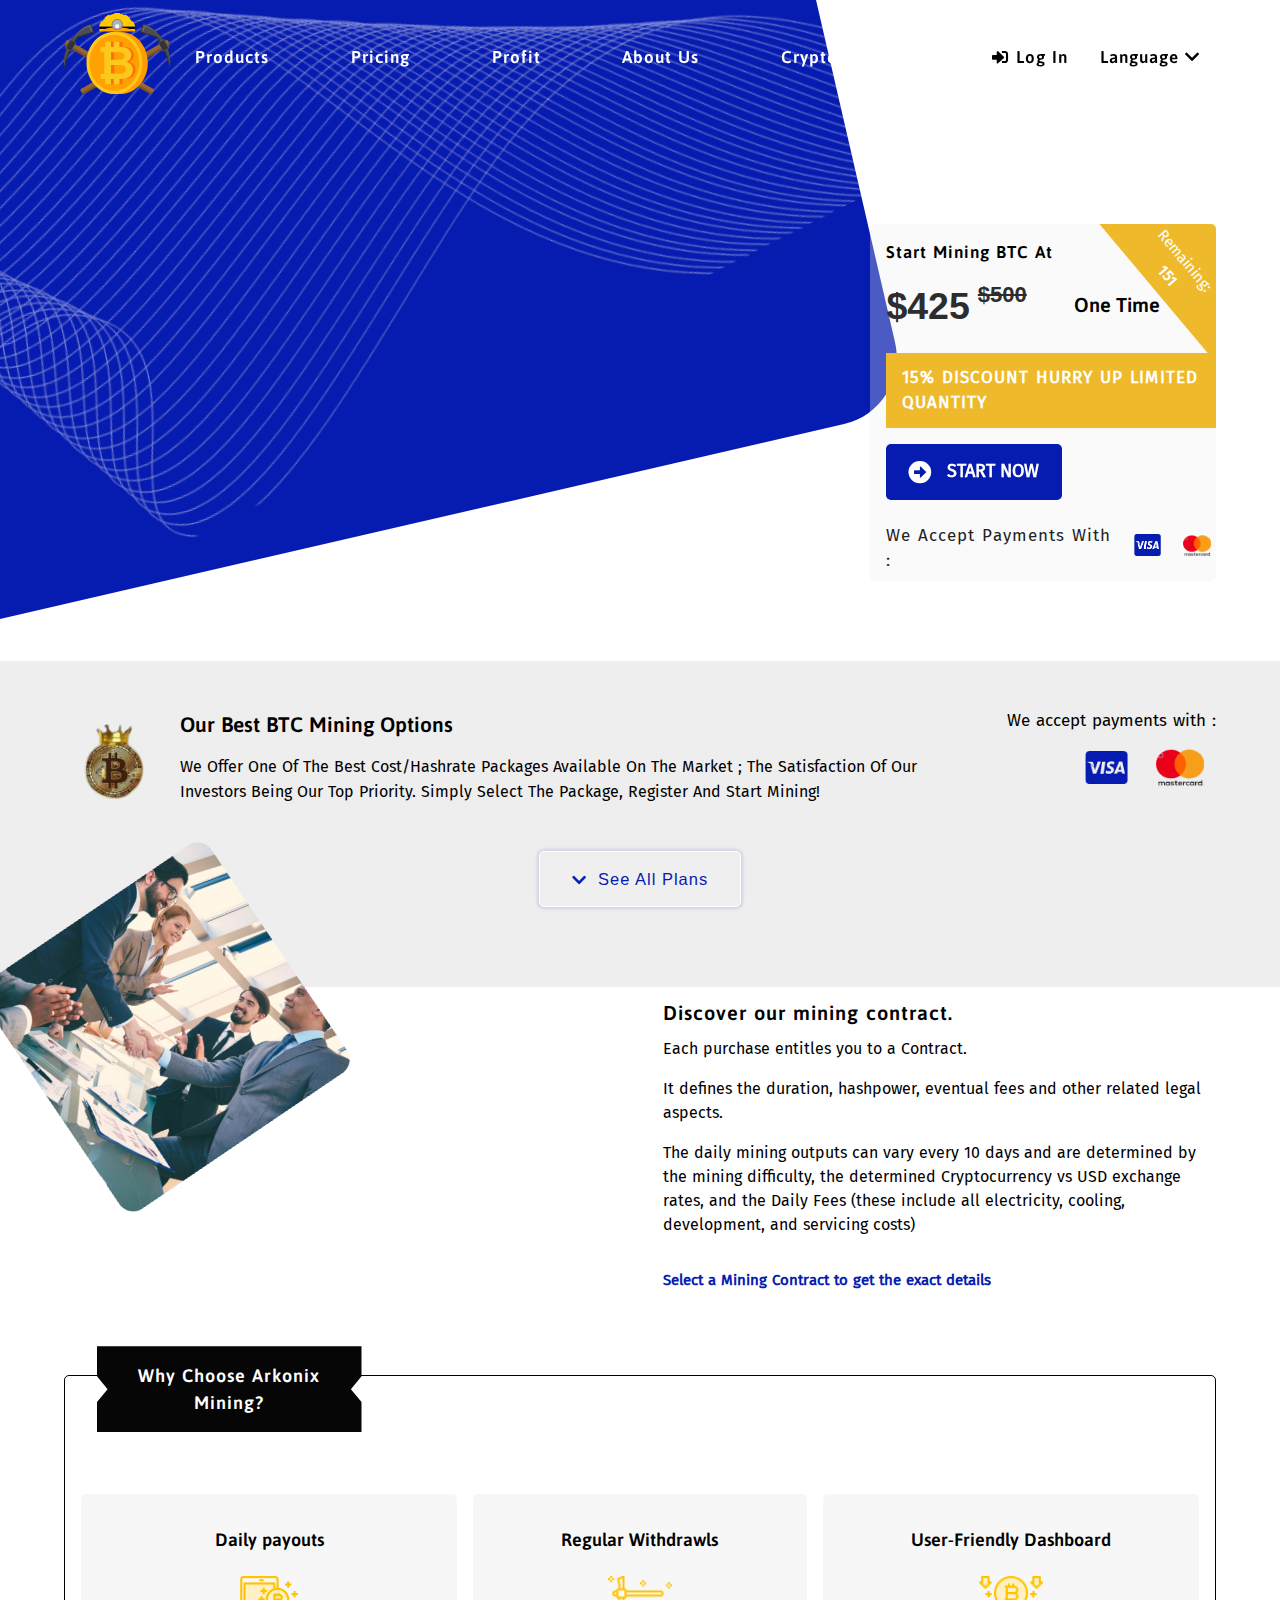
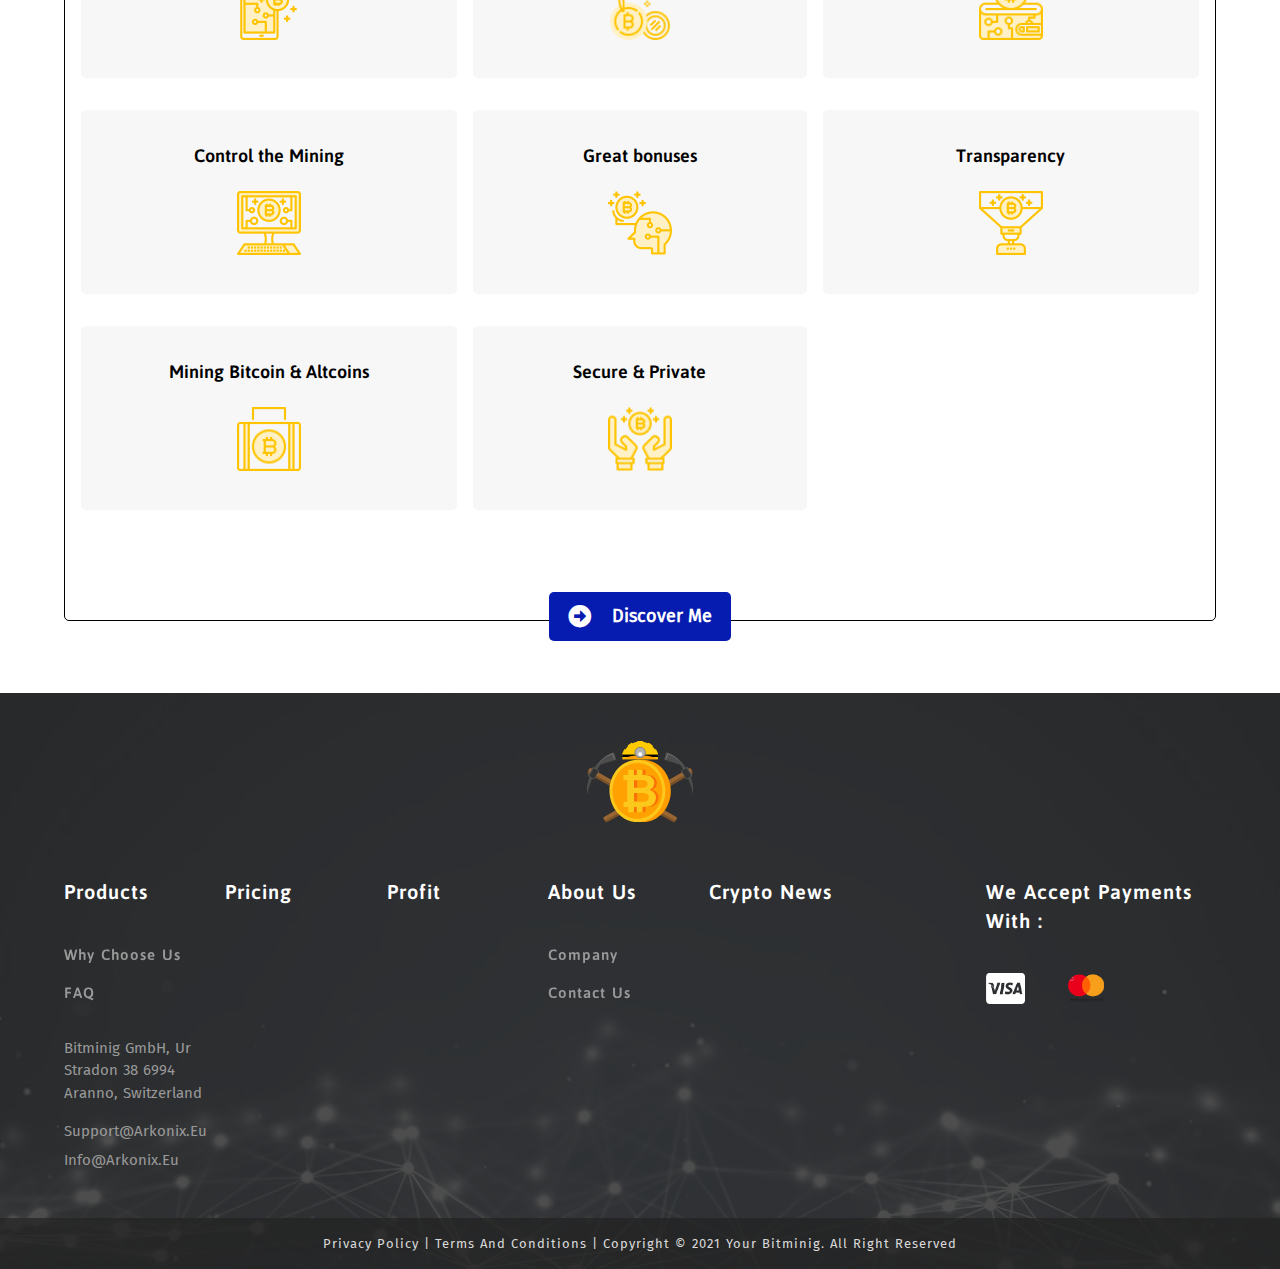
<file: bch.html>
<!DOCTYPE html>
<html lang="en">
<head>
    <meta charset="UTF-8">
    <meta http-equiv="X-UA-Compatible" content="IE=edge">
    <meta name="viewport" content="width=device-width, initial-scale=1.0">
    <title>Arkonix</title>
    <link rel="stylesheet" href="css/animate.css">
    <link rel="stylesheet" href="css/style.css">
    <link rel="stylesheet" href="fonts/stylesheet.css">
    <link rel="stylesheet" href="css/fontawesome-free-5.15.1-web/css/all.css">
    <link rel="shortcut icon" href="image/logo.png" type="image/x-icon">
    <link rel="stylesheet" href="css/Hover-master/css/hover-min.css">
</head>
<body>
    <main class="BTC-Main-Wrapper BCH-Main-Wrapper">
        <header>
            <div class="container">
                <div class="header-content">
                    <div class="logo">
                        <a href="index.html" title="Logo"><img src="image/logo.png" alt="img"></a>
                    </div>
                    <nav>
                        <div class="nav-item-wrp">
                            <div class="L01 nav-cmn">
                                <ul>
                                    <li class="hvr-underline-from-center Product-wrp"><a href="#">Products</a>
                                     </li>
                                     <!-- product---item -->
                                     <div class="Product-List">
                                       <div class="Product-child">
                                        <div class="F-item01 item-cmn">
                                            <div class="list-heading"> 
                                                <h2>OUR MINING PLANS:</h2>
                                           </div>
                                           <ul>
                                              <li class="List_new02"><a href="btc.html" title="BTC"><img class="img" src="image/b1.png" alt="img">Bitcoin</a></li>
                                              <li class="List_new02"><a href="javascript:void(0)" title="BCH"><img class="img" src="image/b2.png" alt="img">Bitcoin Cash</a></li>
                                          </ul>
                                         </div>
                                         <div class="F-item02 item-cmn">
                                              <div class="list-heading"> 
                                                  <h2>OUR MINING PLANS:</h2>
                                             </div>
                                            <ul>
                                                <li><a href="javascript:void(0)">FAQ</a></li>
                                                <li><a href="javascript:void(0)">WHY CHOOSE US</a></li>
                                            </ul>
                                         </div>
                                       </div>
                                    </div>
                                     <!-- product--item---end--here -->
                                    <li class="hvr-underline-from-center"><a href="#">Pricing</a></li>
                                    <li class="hvr-underline-from-center"><a href="#">Profit</a></li>
                                    <li class="hvr-underline-from-center"><a href="#">About Us</a></li>
                                    <li class="hvr-underline-from-center"><a href="#">Crypto News</a></li>
                                </ul>
                            </div>
                            <div class="R01 nav-cmn">
                                <ul> 
                                    <li class="hvr-underline-from-center"><a href="login.html" title="Log in" ><i class="fas fa-sign-in-alt"></i> Log in</a></li>
                                    <li class="hvr-underline-from-center Language"><a href="#" title="Select Language">Language <i class="fas fa-chevron-down"></i></a></li> 
                                </ul>
                                <div class="lang-model">
                                    <ul>
                                      <li><a href="#">English</a></li>
                                      <li><a href="#">Hindi (हिन्दी)</a></li>
                                      <li><a href="#">Arabic </a></li>
                                    </ul>
                                </div>
                            </div>
                        </div>
                    </nav>
                </div>
            </div>
        </header> 
      <!-- Banner -->
      <section class="Banner-Wrapper Btc-banner Bch-banner">
        <figure class="bg-banr">
        <a href="index.html">  <img src="image/wave.png" alt="img"></a> 
        </figure>
        <div class="container">
            <div class="Banner-content">
                <div class="Bnr-Lft Bnr-cmn01"> </div>
                <div class="Bnr-Rgt Bnr-cmn01">
                     <!--btc--pay--offer  -->
                    <div class="btc-pay-offer">
                        <div class="remaining">
                           <p>Remaining: <br> <span>151</span></p>
                        </div>
                        <h2>Start mining BTC at</h2>
                         <div class="btP1">
                             <h3>$425<sup>$500</sup></h3>
                             <h4>one time</h4>
                         </div> 
                         <p class="p1">15% DISCOUNT HURRY UP LIMITED QUANTITY</p>
                         <a href="javascript:void(0)" class="hvr-bounce-to-top"> <i class="fas fa-arrow-alt-circle-right"></i>Start Now</a>
                    </div>
                     <!--end----here -->
                    <div class="payment-wrp">
                        <li><p>We accept payments with :</p> </li>
                        <li><a href="#"><img src="image/v1.png" alt="img"></a> </li>
                        <li><a href="#"><img src="image/v2.png" alt="img"></a></li>
                    </div>
                </div>
            </div>
        </div>
      </section>
    <!--BTC---secrvice-->
        <div class="BTC-Service-wrapper">
            <div class="container">
                <div class="Service-content">
                    <div class="Sr-Left SR-cmn01">
                        <figure>
                            <img src="image/our-bit.png" alt="img">
                        </figure>
                        <figcaption>
                            <h2>Our best BTC mining options</h2>
                            <p>We offer one of the Best Cost/Hashrate packages available on the Market ; The satisfaction of our investors being our Top Priority. Simply select the package, register and start Mining!</p>
                        </figcaption>
                    </div>
                    <div class="Sr-Right SR-cmn01">
                        <p>We accept payments with :</p>
                       <div class="grp-img">
                        <figure><img src="image/v1.png" alt="img"></figure>
                        <figure><img src="image/v2.png" alt="img"></figure>
                       </div>
                    </div>
               </div>
                <!--Services---offer --> 
                <div class="plans-btn">
                    <button class="P-Btn"> <i class="fas fa-chevron-down"></i>See all plans</button>
                </div>
                <!--Service---offer---end--here-->
            </div>
        </div>
    <!-- services---end--herer -->

<!-- --Contract--section -->
<section class="Contract-Wrapper">
    <div class="container">
        <div class="Contact-content">
            <div class="cont1 cont-cmn01">
                <figure>
                    <img src="image/contract1.png" alt="img">
                </figure>
            </div>
            <div class="cont2 cont-cmn01">
                <h2>Discover our mining contract.</h2>
                <p>Each purchase entitles you to a Contract.</p>
                <p>It defines the duration, hashpower, eventual fees and other related legal aspects.</p>
                <p>The daily mining outputs can vary every 10 days and are determined by the mining difficulty, the determined Cryptocurrency vs USD exchange rates, and the Daily Fees (these include all electricity, cooling, development, and servicing costs)</p>
                 <a href="#">Select a Mining Contract to get the exact details</a>
            </div>
        </div>
    </div>
</section> 
<!-- contract--end--here -->
<!-- Arco---items -->
  <section class="Arco_Wrapper">
      <div class="container">
          <div class="Main-Arco-content">
              <div class="Arco--heading">
                 <h2>Why choose Arkonix Mining?</h2>
              </div>
             <div class="Arco-content">
                <div class="Arco-item1 arco-cmn">
                    <h3>Daily payouts</h3>
                    <figure class="fig-img"><img src="image/fig.png" alt="img"></figure>
                </div>
                <div class="Arco-item1 arco-cmn">
                    <h3>Regular Withdrawls</h3>
                    <figure class="fig-img"><img src="image/fig2.png" alt="img"></figure>
                </div>
                <div class="Arco-item1 arco-cmn">
                    <h3>User-Friendly Dashboard</h3>
                    <figure class="fig-img"><img src="image/fig3.png" alt="img"></figure>
                </div>
                <div class="Arco-item1 arco-cmn">
                    <h3>Control the Mining</h3>
                    <figure class="fig-img"><img src="image/fig4.png" alt="img"></figure>
                </div>
                <div class="Arco-item1 arco-cmn">
                    <h3>Great bonuses</h3>
                    <figure class="fig-img"><img src="image/fig5.png" alt="img"></figure>
                </div>
                <div class="Arco-item1 arco-cmn">
                    <h3>Transparency</h3>
                    <figure class="fig-img"><img src="image/fig6.png" alt="img"></figure>
                </div>
                <div class="Arco-item1 arco-cmn">
                    <h3>Mining Bitcoin & Altcoins</h3>
                    <figure class="fig-img"><img src="image/fig7.png" alt="img"></figure>
                </div>
                <div class="Arco-item1 arco-cmn">
                    <h3>Secure & Private</h3>
                    <figure class="fig-img"><img src="image/fig8.png" alt="img"></figure>
                </div>
             </div>
             <div class="discover-btn">
                <a href="javascript:void(0)" class="hvr-bounce-to-top"><i class="fas fa-arrow-alt-circle-right"></i> Discover me</a>
             </div>
        </div>
      </div>
  </section>
<!-- Arco----items ---end--here -->
 
     <footer>
         <div class="container">
             <div class="footer-content-wrp">
                 <div class="Ft-logo-heading">
                     <a href="javascript:void(0)"><img src="image/logo.png" alt="img"></a>
                 </div>
                <div class="footer-cnt">
                    <div class="Ft-left Ft-Wrp">
                        <div class="Ft1 Ft-cmn01">
                            <div class="Ft-head">
                                <h2>Products</h2>
                            </div>
                            <ul>
                                <li><a href="#" class="hvr-underline-from-left">Why Choose Us</a></li>
                                <li><a href="#" class="hvr-underline-from-left">FAQ</a></li>
                            </ul>
                            <address>
                                <p>
                                    Bitminig GmbH, Ur Stradon 38 6994 Aranno, Switzerland
                                </p>
                                <a href="#">support@arkonix.eu</a>
                                <a href="#">info@arkonix.eu</a>
                            </address>
                        </div>
                        <div class="Ft2 Ft-cmn01">
                            <div class="Ft-head">
                                <h2>Pricing</h2>
                            </div>
                        </div>
                        <div class="Ft3 Ft-cmn01">
                            <div class="Ft-head">
                                <h2>Profit</h2>
                            </div>
                        </div>
                        <div class="Ft4 Ft-cmn01">
                            <div class="Ft-head">
                                <h2>About Us</h2>
                            </div>
                            <ul>
                                <li><a href="#" class="hvr-underline-from-left">Company  </a></li>
                                <li><a href="#" class="hvr-underline-from-left">Contact Us</a></li>
                            </ul>
                        </div>
                        <div class="Ft5 Ft-cmn01">
                            <div class="Ft-head">
                                <h2>Crypto News</h2>
                            </div>
                        </div>
                    </div>
                    <div class="Ft-Right">
                        <div class="Ft6 Ft-cmn01">
                            <div class="Ft-head">
                                <h2>We accept payments with :</h2>
                            </div>
                            <div class="social-wrp">
                                <figure>
                                   <a href="javascript:void(0)"><img src="image/v01.png" alt="img"></a> </figure>
                                <figure>
                                  <a href="javascript:void(0)"> <img src="image/v2.png" alt="img"></a> </figure>
                            </div>
                        </div>
                    </div>
                </div>
             </div>
         </div>
         <div class="copyright-wrp">
             <div class="container">
                 <div class="copyright-content">
                     <p><a href="#">Privacy Policy</a> |    <a href="#">Terms and Conditions</a>  |  Copyright © 2021 Your Bitminig. All Right Reserved</p>
                 </div>
             </div>
         </div>
     </footer>
    </main>


    <!--script---sectionn-->
    <script src="js/jquery.min.js"></script>
    <script src="js/jquery-ui.min.js"></script>
    <script src="js/main.js"></script>
    <script src="js/aos.js"></script>
    <script src="js/wow.min.js"></script> 
    <scripts src="js/vanilla-tilt.babel.min.js"></script>
</body>
</html>
</file>
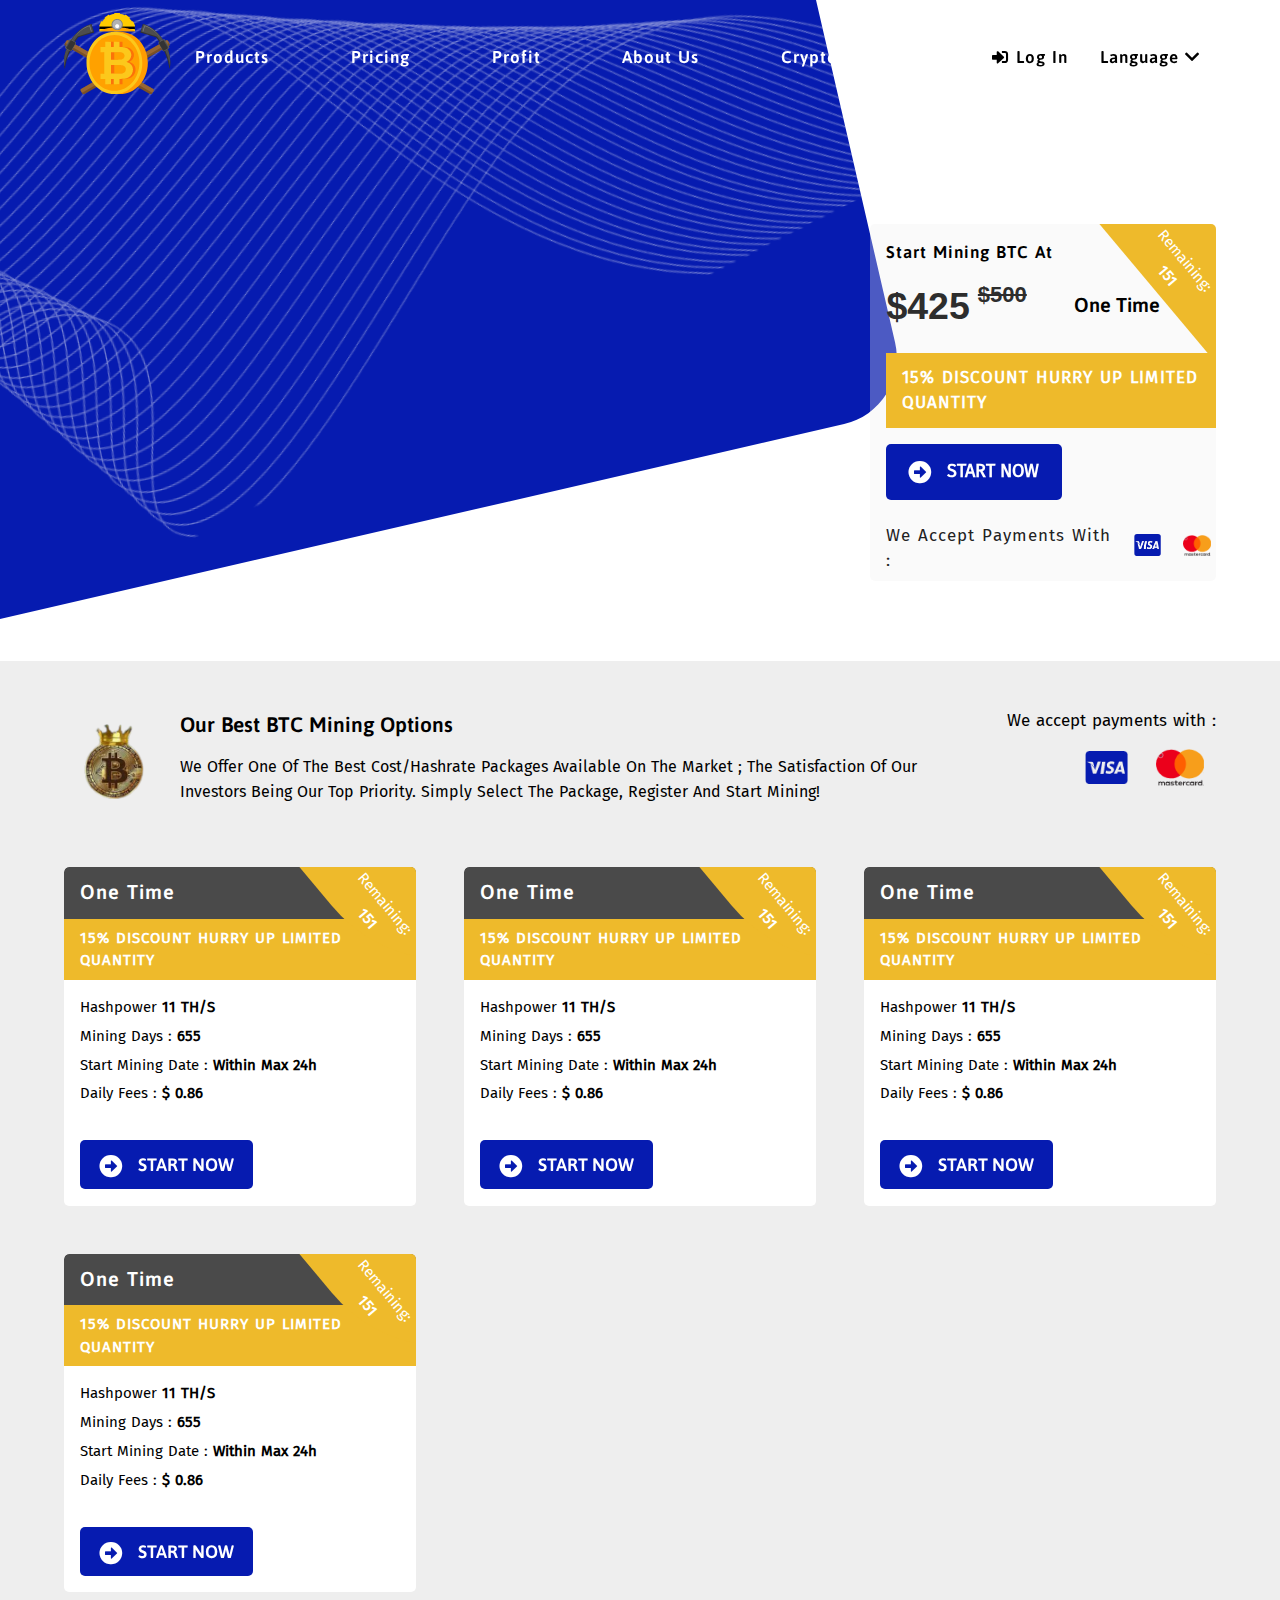
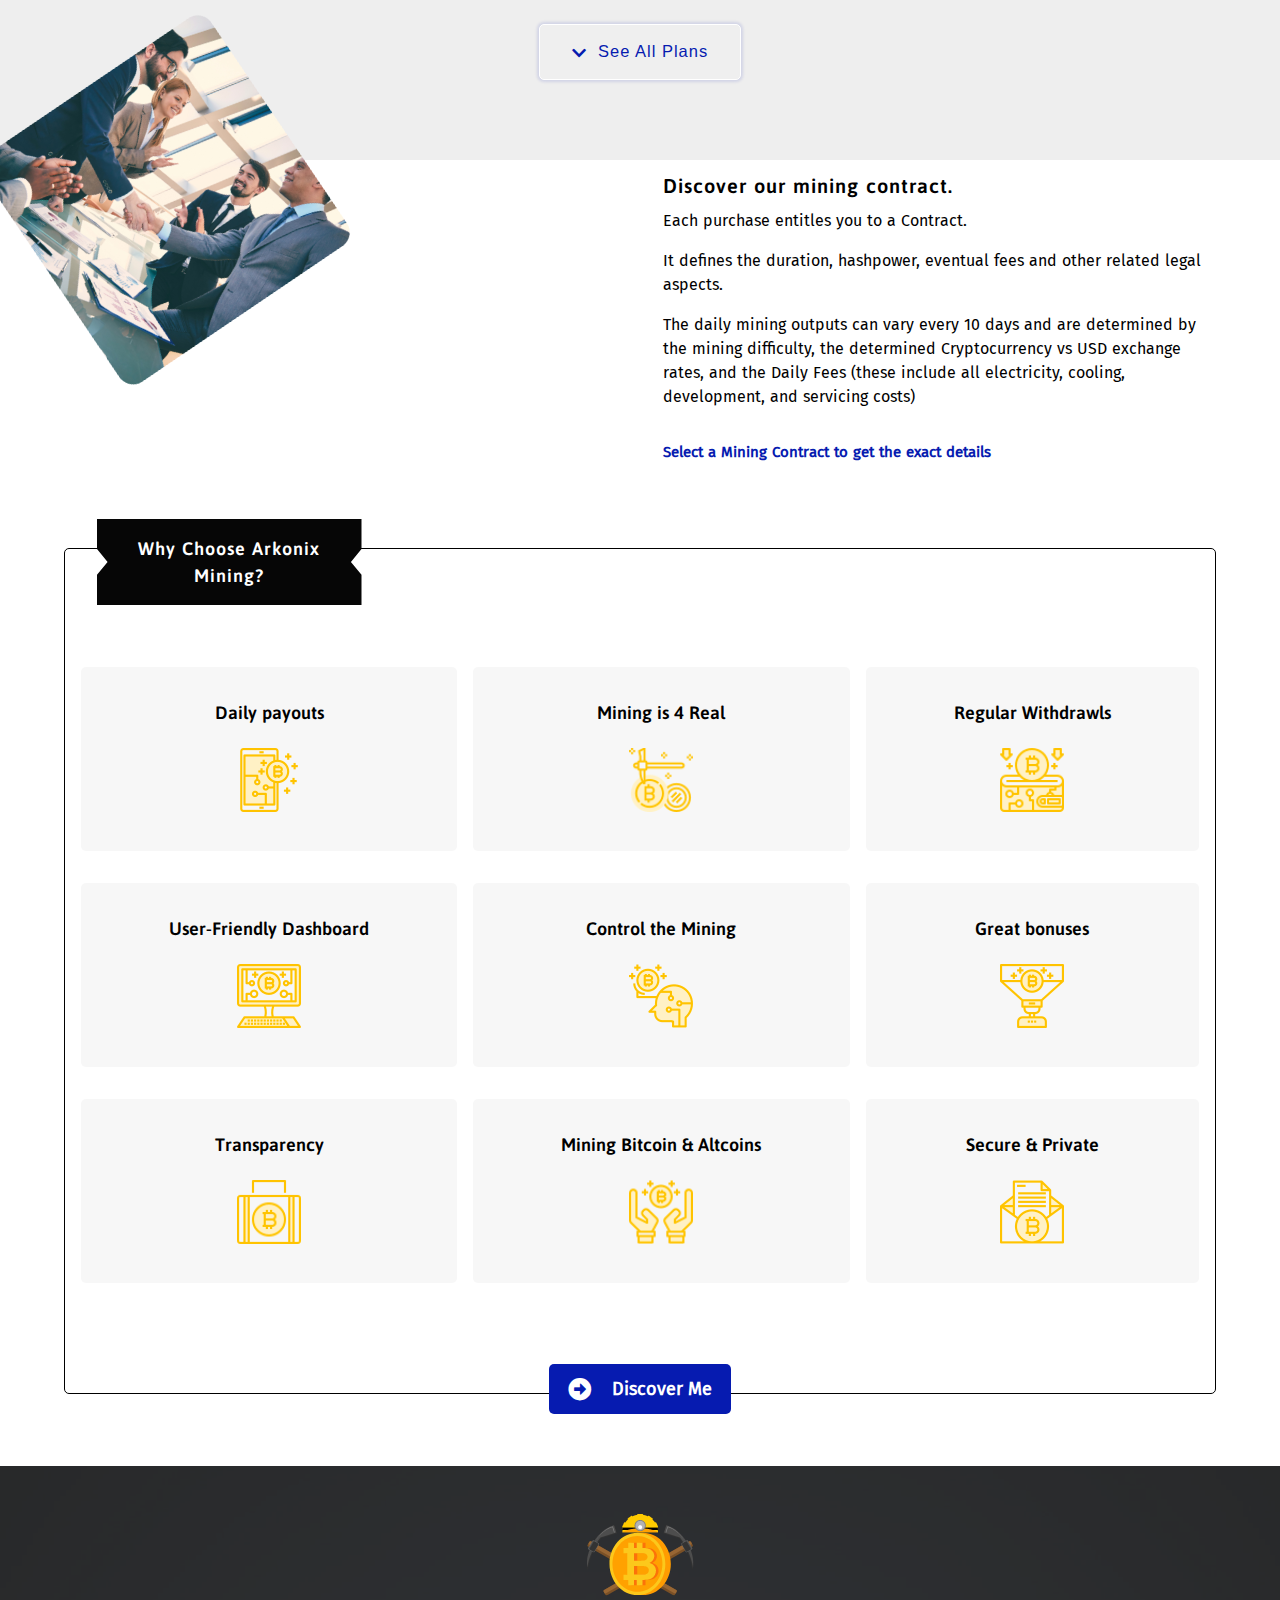
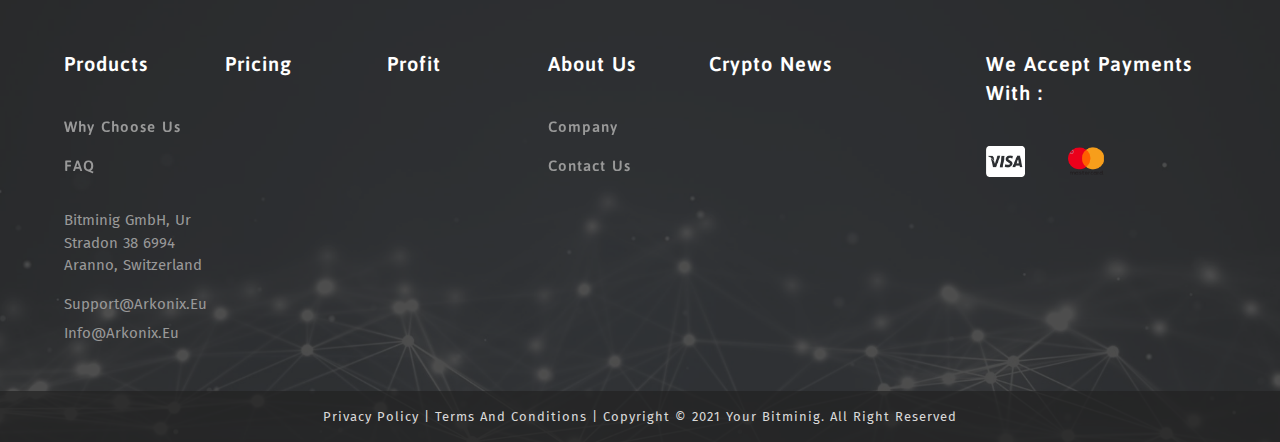
<file: btc.html>
<!DOCTYPE html>
<html lang="en">
<head>
    <meta charset="UTF-8">
    <meta http-equiv="X-UA-Compatible" content="IE=edge">
    <meta name="viewport" content="width=device-width, initial-scale=1.0">
    <title>Arkonix</title>
    <link rel="stylesheet" href="css/animate.css">
    <link rel="stylesheet" href="css/style.css">
    <link rel="stylesheet" href="fonts/stylesheet.css">
    <link rel="stylesheet" href="css/fontawesome-free-5.15.1-web/css/all.css">
    <link rel="shortcut icon" href="image/logo.png" type="image/x-icon">
    <link rel="stylesheet" href="css/Hover-master/css/hover-min.css">
</head>
<body>
    <main class="BTC-Main-Wrapper">
        <header>
            <div class="container">
                <div class="header-content">
                    <div class="logo">
                        <a href="index.html" title="Logo"><img src="image/logo.png" alt="img"></a>
                    </div>
                    <nav class="my-nav">
                        <div class="nav-item-wrp">
                            <div class="L01 nav-cmn">
                                <ul>
                                    <li class="hvr-underline-from-center Product-wrp"><a href="#">Products</a>
                                     </li>
                                     <!-- product---item -->
                                     <div class="Product-List">
                                       <div class="Product-child">
                                        <div class="F-item01 item-cmn">
                                            <div class="list-heading"> 
                                                <h2>OUR MINING PLANS:</h2>
                                           </div>
                                           <ul>
                                              <li class="List_new02"><a href="javascript:void(0)" title="BTC"><img class="img" src="image/b1.png" alt="img">Bitcoin</a></li>
                                              <li class="List_new02"><a href="bch.html" title="BCH"><img class="img" src="image/b2.png" alt="img">Bitcoin Cash</a></li>
                                          </ul>
                                         </div>
                                         <div class="F-item02 item-cmn">
                                              <div class="list-heading"> 
                                                  <h2>OUR MINING PLANS:</h2>
                                             </div>
                                            <ul>
                                                <li><a href="javascript:void(0)">FAQ</a></li>
                                                <li><a href="javascript:void(0)">WHY CHOOSE US</a></li>
                                            </ul>
                                         </div>
                                       </div>
                                    </div>
                                     <!-- product--item---end--here -->
                                    <li class="hvr-underline-from-center"><a href="#">Pricing</a></li>
                                    <li class="hvr-underline-from-center"><a href="#">Profit</a></li>
                                    <li class="hvr-underline-from-center"><a href="#">About Us</a></li>
                                    <li class="hvr-underline-from-center"><a href="#">Crypto News</a></li>
                                </ul>
                            </div>
                            <div class="R01 nav-cmn">
                                <ul> 
                                    <li class="hvr-underline-from-center"><a href="login.html" title="Log in" ><i class="fas fa-sign-in-alt"></i> Log in</a></li>
                                    <li class="hvr-underline-from-center Language"><a href="#" title="Select Language">Language <i class="fas fa-chevron-down"></i></a></li> 
                                </ul>
                                <div class="lang-model">
                                    <ul>
                                      <li><a href="#">English</a></li>
                                      <li><a href="#">Hindi (हिन्दी)</a></li>
                                      <li><a href="#">Arabic </a></li>
                                    </ul>
                                </div>
                            </div>
                        </div>
                    </nav>
                    <div class="main-bar">
                        <div class="a"></div>
                        <div class="b"></div>
                        <div class="c"></div>
                    </div>
                </div>
            </div>
        </header> 
      <!-- Banner -->
      <section class="Banner-Wrapper Btc-banner">
        <figure class="bg-banr">
        <a href="index.html">   <img src="image/wave.png" alt="img"></a> 
        </figure>
        <div class="container">
            <div class="Banner-content">
                <div class="Bnr-Lft Bnr-cmn01"> </div>
                <div class="Bnr-Rgt Bnr-cmn01">
                     <!--btc--pay--offer  -->
                    <div class="btc-pay-offer">
                        <div class="remaining">
                           <p>Remaining: <br> <span>151</span></p>
                        </div>
                        <h2>Start mining BTC at</h2>
                         <div class="btP1">
                             <h3>$425<sup>$500</sup></h3>
                             <h4>one time</h4>
                         </div> 
                         <p class="p1">15% DISCOUNT HURRY UP LIMITED QUANTITY</p>
                         <a href="javascript:void(0)" class="hvr-bounce-to-top"> <i class="fas fa-arrow-alt-circle-right"></i>Start Now</a>
                    </div>
                     <!--end----here -->
                    <div class="payment-wrp">
                        <li><p>We accept payments with :</p> </li>
                        <li><a href="#"><img src="image/v1.png" alt="img"></a> </li>
                        <li><a href="#"><img src="image/v2.png" alt="img"></a></li>
                    </div>
                </div>
            </div>
        </div>
      </section>
    <!--BTC---secrvice-->
        <div class="BTC-Service-wrapper">
            <div class="container">
                <div class="Service-content">
                    <div class="Sr-Left SR-cmn01">
                        <figure>
                            <img src="image/our-bit.png" alt="img">
                        </figure>
                        <figcaption>
                            <h2>Our best BTC mining options</h2>
                            <p>We offer one of the Best Cost/Hashrate packages available on the Market ; The satisfaction of our investors being our Top Priority. Simply select the package, register and start Mining!</p>
                        </figcaption>
                    </div>
                    <div class="Sr-Right SR-cmn01">
                        <p>We accept payments with :</p>
                       <div class="grp-img">
                        <figure><img src="image/v1.png" alt="img"></figure>
                        <figure><img src="image/v2.png" alt="img"></figure>
                       </div>
                    </div>
               </div>
                <!--Services---offer -->
                <div class="Serivces-offer-wrp">
                    <ul class="Srv-unorder">
                        <li  class="srv1 Srv-offr">
                           <div class="srv-heading">
                               <div class="remaining">
                           <p>Remaining: <br> <span>151</span></p>
                        </div>
                              <h2>one time</h2>
                           </div> 
                           <p class ="p2">15% DISCOUNT HURRY UP LIMITED QUANTITY</p>
                           <div class="srv-cnt">
                               <p>Hashpower <b> 11 TH/s</b></p>
                               <p>Mining days : <b> 655</b></p>
                               <p>Start Mining Date : <b>  Within Max 24h</b></p>
                               <p>Daily Fees :<b> $ 0.86</b></p>
                               <a href="javascript:void(0)" class ="hvr-bounce-to-top"><i class="fas fa-arrow-alt-circle-right"></i>Start Now</a>
                           </div>
                        </li> 
                        <li  class="srv2 Srv-offr">
                            <div class="srv-heading">
                                <div class="remaining">
                           <p>Remaining: <br> <span>151</span></p>
                        </div>
                                <h2>one time</h2>
                             </div> 
                             <p class ="p2">15% DISCOUNT HURRY UP LIMITED QUANTITY</p>
                             <div class="srv-cnt">
                                 <p>Hashpower <b> 11 TH/s</b></p>
                                 <p>Mining days : <b> 655</b></p>
                                 <p>Start Mining Date : <b>  Within Max 24h</b></p>
                                 <p>Daily Fees :<b> $ 0.86</b></p>
                                 <a href="javascript:void(0)" class ="hvr-bounce-to-top"><i class="fas fa-arrow-alt-circle-right"></i>Start Now</a>
                             </div>
                        </li> 
                        <li  class="srv3 Srv-offr">
                            <div class="srv-heading">
                                <div class="remaining">
                           <p>Remaining: <br> <span>151</span></p>
                        </div>
                                <h2>one time</h2>
                             </div> 
                             <p class ="p2">15% DISCOUNT HURRY UP LIMITED QUANTITY</p>
                             <div class="srv-cnt">
                                 <p>Hashpower <b> 11 TH/s</b></p>
                                 <p>Mining days : <b> 655</b></p>
                                 <p>Start Mining Date : <b>  Within Max 24h</b></p>
                                 <p>Daily Fees :<b> $ 0.86</b></p>
                                 <a href="javascript:void(0)" class ="hvr-bounce-to-top"><i class="fas fa-arrow-alt-circle-right"></i>Start Now</a>
                             </div>
                        </li> 
                        <li  class="srv4 Srv-offr">
                            <div class="srv-heading">
                                <div class="remaining">
                           <p>Remaining: <br> <span>151</span></p>
                        </div>
                                <h2>one time</h2>
                             </div> 
                             <p class ="p2">15% DISCOUNT HURRY UP LIMITED QUANTITY</p>
                             <div class="srv-cnt">
                                 <p>Hashpower <b> 11 TH/s</b></p>
                                 <p>Mining days : <b> 655</b></p>
                                 <p>Start Mining Date : <b>  Within Max 24h</b></p>
                                 <p>Daily Fees :<b> $ 0.86</b></p>
                                 <a href="javascript:void(0)" class ="hvr-bounce-to-top"><i class="fas fa-arrow-alt-circle-right"></i>Start Now</a>
                             </div>
                        </li> 
                    </ul>
                </div>
                <div class="plans-btn">
                    <button class="P-Btn"> <i class="fas fa-chevron-down"></i>See all plans</button>
                </div>
                <!--Service---offer---end--here-->
            </div>
        </div>
    <!-- services---end--herer -->

<!-- --Contract--section -->
<section class="Contract-Wrapper">
    <div class="container">
        <div class="Contact-content">
            <div class="cont1 cont-cmn01">
                <figure>
                    <img src="image/contract1.png" alt="img">
                </figure>
            </div>
            <div class="cont2 cont-cmn01">
                <h2>Discover our mining contract.</h2>
                <p>Each purchase entitles you to a Contract.</p>
                <p>It defines the duration, hashpower, eventual fees and other related legal aspects.</p>
                <p>The daily mining outputs can vary every 10 days and are determined by the mining difficulty, the determined Cryptocurrency vs USD exchange rates, and the Daily Fees (these include all electricity, cooling, development, and servicing costs)</p>
                 <a href="#">Select a Mining Contract to get the exact details</a>
            </div>
        </div>
    </div>
</section> 
<!-- contract--end--here -->
<!-- Arco---items -->
  <section class="Arco_Wrapper">
      <div class="container">
          <div class="Main-Arco-content">
              <div class="Arco--heading">
                 <h2>Why choose Arkonix Mining?</h2>
              </div>
             <div class="Arco-content">
                <div class="Arco-item1 arco-cmn">
                    <h3>Daily payouts</h3>
                    <figure class="fig-img"><img src="image/fig.png" alt="img"></figure>
                </div>
                <div class="Arco-item2 arco-cmn"> 
                    <h3>Mining is 4 Real</h3>
                    <figure class="fig-img"><img src="image/fig2.png" alt="img"></figure>
                </div>
                <div class="Arco-item3 arco-cmn"> 
                    <h3>Regular Withdrawls</h3>
                    <figure class="fig-img"><img src="image/fig3.png" alt="img"></figure>
                </div>
                <div class="Arco-item4 arco-cmn">
                    <h3>User-Friendly Dashboard</h3>
                    <figure class="fig-img"><img src="image/fig4.png" alt="img"></figure>
                </div>
                <div class="Arco-item5 arco-cmn">
                    <h3>Control the Mining</h3>
                    <figure class="fig-img"><img src="image/fig5.png" alt="img"></figure>
                </div>
                <div class="Arco-item6 arco-cmn">
                    <h3>Great bonuses</h3>
                    <figure class="fig-img"><img src="image/fig6.png" alt="img"></figure>
                </div>
                <div class="Arco-item7 arco-cmn">
                    <h3>Transparency</h3>
                    <figure class="fig-img"><img src="image/fig7.png" alt="img"></figure>
                </div>
                <div class="Arco-item8 arco-cmn">
                    <h3>Mining Bitcoin & Altcoins</h3>
                    <figure class="fig-img"><img src="image/fig8.png" alt="img"></figure>
                </div>
                <div class="Arco-item9 arco-cmn">
                    <h3>Secure & Private</h3>
                    <figure class="fig-img"><img src="image/fig9.png" alt="img"></figure>
                </div>
             </div>
             <div class="discover-btn">
                <a href="javascript:void(0)" class="hvr-bounce-to-top"><i class="fas fa-arrow-alt-circle-right"></i> Discover me</a>
             </div>
        </div>
      </div>
  </section>
<!-- Arco----items ---end--here -->
 
     <footer>
         <div class="container">
             <div class="footer-content-wrp">
                 <div class="Ft-logo-heading">
                     <a href="javascript:void(0)"><img src="image/logo.png" alt="img"></a>
                 </div>
                <div class="footer-cnt">
                    <div class="Ft-left Ft-Wrp">
                        <div class="Ft1 Ft-cmn01">
                            <div class="Ft-head">
                                <h2>Products</h2>
                            </div>
                            <ul>
                                <li><a href="#" class="hvr-underline-from-left">Why Choose Us</a></li>
                                <li><a href="#" class="hvr-underline-from-left">FAQ</a></li>
                            </ul>
                            <address>
                                <p>
                                    Bitminig GmbH, Ur Stradon 38 6994 Aranno, Switzerland
                                </p>
                                <a href="#">support@arkonix.eu</a>
                                <a href="#">info@arkonix.eu</a>
                            </address>
                        </div>
                        <div class="Ft2 Ft-cmn01">
                            <div class="Ft-head">
                                <h2>Pricing</h2>
                            </div>
                        </div>
                        <div class="Ft3 Ft-cmn01">
                            <div class="Ft-head">
                                <h2>Profit</h2>
                            </div>
                        </div>
                        <div class="Ft4 Ft-cmn01">
                            <div class="Ft-head">
                                <h2>About Us</h2>
                            </div>
                            <ul>
                                <li><a href="#" class="hvr-underline-from-left">Company  </a></li>
                                <li><a href="#" class="hvr-underline-from-left">Contact Us</a></li>
                            </ul>
                        </div>
                        <div class="Ft5 Ft-cmn01">
                            <div class="Ft-head">
                                <h2>Crypto News</h2>
                            </div>
                        </div>
                    </div>
                    <div class="Ft-Right">
                        <div class="Ft6 Ft-cmn01">
                            <div class="Ft-head">
                                <h2>We accept payments with :</h2>
                            </div>
                            <div class="social-wrp">
                                <figure>
                                   <a href="javascript:void(0)"><img src="image/v01.png" alt="img"></a> </figure>
                                <figure>
                                  <a href="javascript:void(0)"> <img src="image/v2.png" alt="img"></a> </figure>
                            </div>
                        </div>
                    </div>
                </div>
             </div>
         </div>
         <div class="copyright-wrp">
             <div class="container">
                 <div class="copyright-content">
                     <p><a href="#">Privacy Policy</a> |    <a href="#">Terms and Conditions</a>  |  Copyright © 2021 Your Bitminig. All Right Reserved</p>
                 </div>
             </div>
         </div>
     </footer>
    </main>


    <!--script---sectionn-->
    <script src="js/jquery.min.js"></script>
    <script src="js/jquery-ui.min.js"></script>
    <script src="js/main.js"></script>
    <script src="js/aos.js"></script>
    <script src="js/wow.min.js"></script> 
    <scripts src="js/vanilla-tilt.babel.min.js"></script>
</body>
</html>
</file>
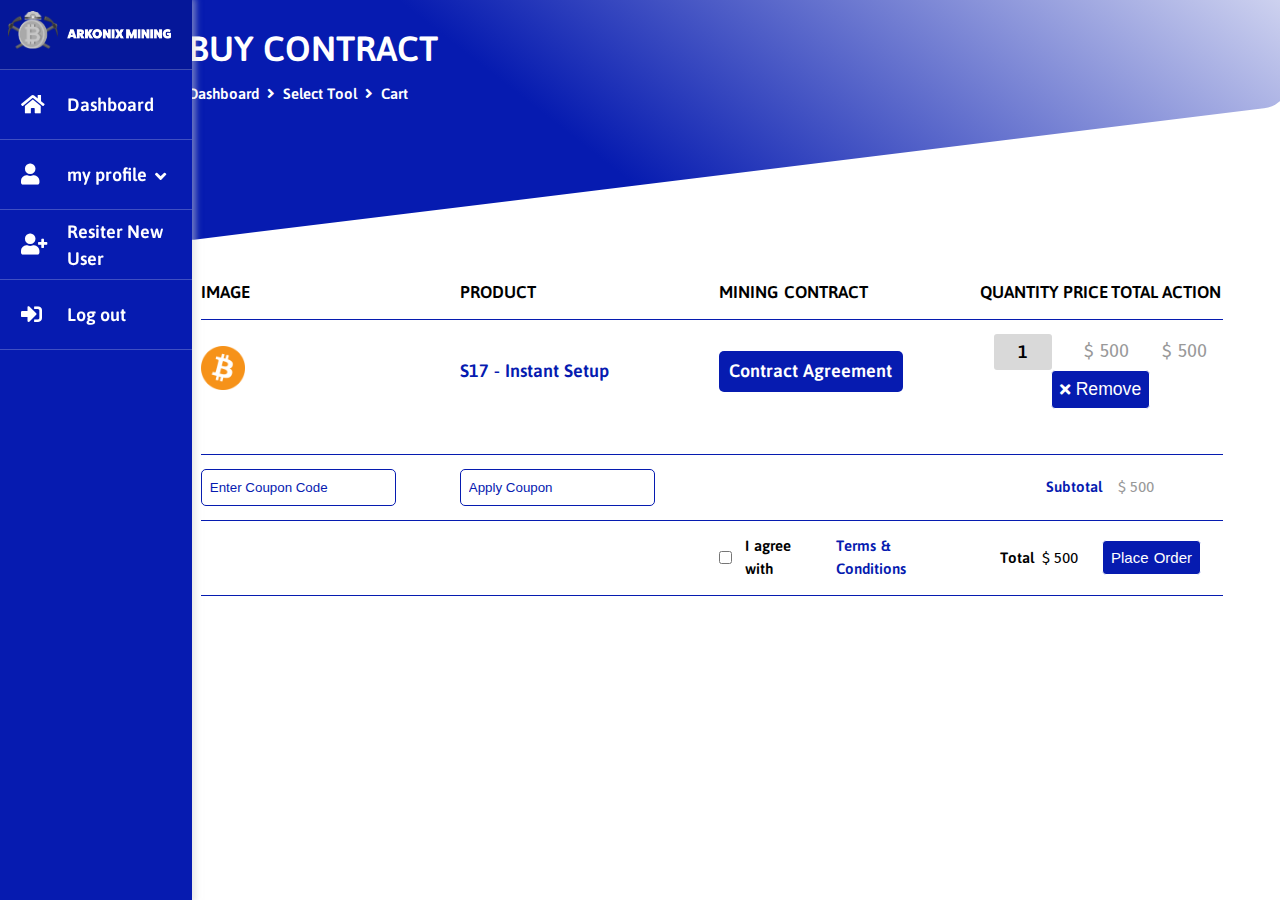
<file: cart.html>
<!DOCTYPE html>
<html lang="en">
<head>
    <meta charset="UTF-8">
    <meta http-equiv="X-UA-Compatible" content="IE=edge">
    <meta name="viewport" content="width=device-width, initial-scale=1.0">
    <title>Arkonix</title>
    <link rel="stylesheet" href="css/animate.css">
    <link rel="stylesheet" href="css/style.css">
    <link rel="stylesheet" href="fonts/stylesheet.css">
    <link rel="stylesheet" href="css/fontawesome-free-5.15.1-web/css/all.css">
    <link rel="shortcut icon" href="image/logo.png" type="image/x-icon">
    <link rel="stylesheet" href="css/Hover-master/css/hover-min.css">
</head>
<body> 

<main class="Dashboar-Wrapper Cart-Wrapper"> 
        <div class="dashboard-content">
            <div class="Main-left-side">
                <ul class="Dashboard-unorder">
                    <li class="dash-item1 dash-cmn1"><a href="javascirpt:void(0)">
                        <strong class="Icon"><img src="image/logo.png" alt=""></strong> <span class="text-btn"><img src="image/logo-s1.png" alt=""></span>
                    </a>
                    </li>
                    <li class="dash-item2 dash-cmn1"><a href="javascirpt:void(0)">
                        <strong class="Icon"><i class="fa fa-home" aria-hidden="true"></i></strong> <span class="text-btn">Dashboard</span>
                      </a>
                    </li>
                  
                    <li class="dash-item3 dash-cmn1"><a href="javascirpt:void(0)">
                        <strong class="Icon"><i class="fa fa-user"></i></strong> <span class="text-btn">my profile <i class="fas fa-angle-down"></i></span>
                    </a></li>
                      <!-- profile -->
                      <div class="profile">
                          <ul class="profile-unord">
                              <li class="Pro-item1 pro-cmn"> <a href="profile.html">My profile</a></li>
                              <li class="Pro-item2 pro-cmn"> <a href="#">KYC verification</a></li>
                              <li class="Pro-item3 pro-cmn"> <a href="#">Security</a></li>
                          </ul>
                      </div>
                      <!--Profile--end--here-->
                    <li class="dash-item4 dash-cmn1"><a href="javascirpt:void(0)">
                        <strong class="Icon"><i class="fa fa-user-plus"></i>
                        </strong> <span class="text-btn">Resiter New User</span>
                    </a></li>
                    <li class="dash-item5 dash-cmn1"><a href="javascirpt:void(0)">
                        <strong class="Icon"><i class="fas fa-sign-in-alt"></i></strong> <span class="text-btn">Log out</span>
                    </a></li>
                </ul>
            </div>
        <div class="Main-right-side">
            <div class="right-heading">
                    <div class="Rh-child">
                        <h2>BUY CONTRACT</h2>
                        <div class="breadcumb-btn">
                            <ul>
                                <li><a href="#">Dashboard</a> &nbsp;<i class="fas fa-angle-right"></i> &nbsp;</li>
                                <li><a href="#"> Select Tool</a> &nbsp;<i class="fas fa-angle-right"></i> &nbsp;</li> 
                                <li><a href="#">Cart</a></li> 
                            </ul>
                        </div>
                    </div>
            </div> 
                 <!--Cart----Detail-wrp-->
                 <div class="Cart-detail-wrp">
                     <div class="container">
                         <div class="Cart-content"> 
                               <div class="cart-dtl">
                                   <ul class="cart-unorder cart-item1"> 
                                       <li class="cart-H-item1">image</li>
                                       <li class="cart-H-item2">Product</li>
                                       <li class="cart-H-item3">mining contract</li>
                                       <li class="cart-H-item4">
                                           <div class="quanty-wrp">
                                               <div class="q1">Quantity</div>
                                               <div class="q1">price</div>
                                               <div class="q1">total</div>
                                               <div class="q1">action</div>
                                           </div>
                                       </li>
                                   </ul>
                                   <!--item2-->
                                   <ul class="cart-unorder cart-item2"> 
                                    <li class="cart-H-item1">
                                        <img src="image/bitcoin.png" alt="img">
                                    </li>
                                    <li class="cart-H-item2"><h2>S17 - Instant Setup</h2></li>
                                    <li class="cart-H-item3"><h3>Contract Agreement</h3></li>
                                    <li class="cart-H-item4">
                                        <div class="quanty-wrp">
                                            <div class="q1"><h4>1</h4></div>
                                            <div class="q1"><p> $ 500 </p></div>
                                            <div class="q1"><p> $ 500 </p></div>
                                            <div class="q1"> 
                                                <button class="Qt-btn">
                                                    <i class="fas fa-times"></i> Remove
                                               </button>
                                            </div>
                                        </div>
                                    </li>
                                </ul>
                                   <!-- end--here -->
                                    <!--item2-->
                                    <ul class="cart-unorder  cart-item3"> 
                                        <li class="cart-H-item1">
                                            <input type="text" name="coupon" id="coupon" placeholder="Enter Coupon Code">
                                        </li>
                                        <li class="cart-H-item2">  <input type="text" name="Apply coupon" id="Apply-coupon" placeholder="Apply Coupon"></li>
                                        <li class="cart-H-item3"><h3></h3></li>
                                        <li class="cart-H-item4">
                                            <div class="quanty-wrp">
                                                <div class="q1"><h5>Subtotal</h5><p> $ 500 </p></div> 
                                            </div>
                                        </li>
                                    </ul>
                                       <!-- end--here -->
                                        <!--item2-->
                                    <ul class="cart-unorder  cart-item4"> 
                                        <li class="cart-H-item1">
                                         </li>
                                        <li class="cart-H-item2"> </li>
                                        <li class="cart-H-item3">
                                            <input type="checkbox" name="checkbox" id="checkbox1">
                                            <h3>I agree with</h3>
                                            <a href="#">Terms & Conditions</a>
                                        </li>
                                        <li class="cart-H-item4">
                                            <div class="quanty-wrp">
                                                <div class="q1"><h5>Total</h5>&nbsp;&nbsp; <p> $ 500 </p>&nbsp;&nbsp;</div> 
                                                <div class="q1"><button>Place Order</button></div>
                                            </div> 
                                        </li>
                                    </ul>
                                       <!-- end--here -->
                               </div>
                              
                         </div>
                     </div>
                 </div>
                 <!-- cart--end--here -->
        </div>
   </div>
</main>
 
    <!--script---sectionn-->
    <script src="js/jquery.min.js"></script>
    <script src="js/jquery-ui.min.js"></script>
    <script src="js/main.js"></script>
    <script src="js/aos.js"></script>
    <script src="js/wow.min.js"></script> 
    <scripts src="js/vanilla-tilt.babel.min.js"></script>
</body>
</html>
</file>
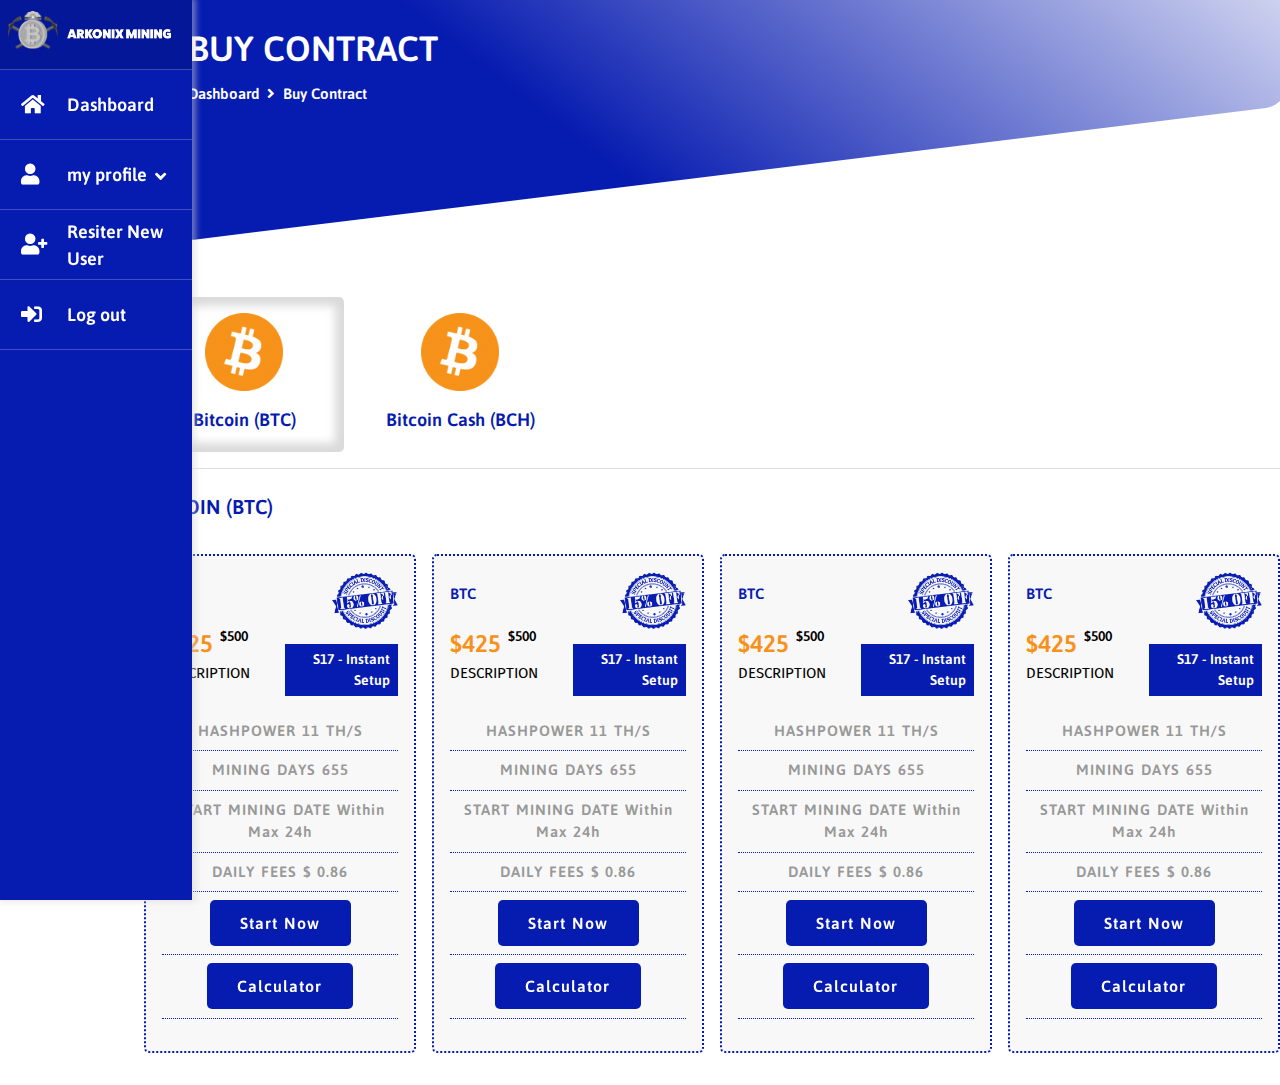
<file: dashboard.html>
<!DOCTYPE html>
<html lang="en">
<head>
    <meta charset="UTF-8">
    <meta http-equiv="X-UA-Compatible" content="IE=edge">
    <meta name="viewport" content="width=device-width, initial-scale=1.0">
    <title>Arkonix</title>
    <link rel="stylesheet" href="css/animate.css">
    <link rel="stylesheet" href="css/style.css">
    <link rel="stylesheet" href="fonts/stylesheet.css">
    <link rel="stylesheet" href="css/fontawesome-free-5.15.1-web/css/all.css">
    <link rel="shortcut icon" href="image/logo.png" type="image/x-icon">
    <link rel="stylesheet" href="css/Hover-master/css/hover-min.css">
</head>
<body> 

<main class="Dashboar-Wrapper"> 
        <div class="dashboard-content">
            <div class="Main-left-side">
                <ul class="Dashboard-unorder">
                    <li class="dash-item1 dash-cmn1"><a href="javascirpt:void(0)">
                        <strong class="Icon"><img src="image/logo.png" alt=""></strong> <span class="text-btn"><img src="image/logo-s1.png" alt=""></span>
                    </a>
                    </li>
                    <li class="dash-item2 dash-cmn1"><a href="javascirpt:void(0)">
                        <strong class="Icon"><i class="fa fa-home" aria-hidden="true"></i></strong> <span class="text-btn">Dashboard</span>
                      </a>
                    </li>
                  
                    <li class="dash-item3 dash-cmn1"><a href="javascirpt:void(0)">
                        <strong class="Icon"><i class="fa fa-user"></i></strong> <span class="text-btn">my profile <i class="fas fa-angle-down"></i></span>
                    </a></li>
                      <!-- profile -->
                      <div class="profile">
                          <ul class="profile-unord">
                              <li class="Pro-item1 pro-cmn"> <a href="profile.html">My profile</a></li>
                              <li class="Pro-item2 pro-cmn"> <a href="#">KYC verification</a></li>
                              <li class="Pro-item3 pro-cmn"> <a href="#">Security</a></li>
                          </ul>
                      </div>
                      <!--Profile--end--here-->
                    <li class="dash-item4 dash-cmn1"><a href="javascirpt:void(0)">
                        <strong class="Icon"><i class="fa fa-user-plus"></i>
                        </strong> <span class="text-btn">Resiter New User</span>
                    </a></li>
                    <li class="dash-item5 dash-cmn1"><a href="javascirpt:void(0)">
                        <strong class="Icon"><i class="fas fa-sign-in-alt"></i></strong> <span class="text-btn">Log out</span>
                    </a></li>
                </ul>
            </div>
        <div class="Main-right-side">
            <div class="right-heading">
                    <div class="Rh-child">
                        <h2>BUY CONTRACT</h2>
                        <div class="breadcumb-btn">
                            <ul>
                                <li><a href="#">Dashboard</a> &nbsp;<i class="fas fa-angle-right"></i> &nbsp;</li>
                                <li><a href="#">Buy contract</a></li> 
                            </ul>
                        </div>
                    </div>
            </div> 
                <!-- Main-Rt-content -->
                <div class="Rt-content-wrp">
                    <!-- ----Tabs----->
                    <div class="Bit-tabs-wrp">
                        <ul class="Bit-unorder">
                            <li class="Bit1 bit-cmn Bit-active"  onclick="bitcoinTab('bitTab1')">
                                <a href="#">
                                    <figure><img class="img" src="image/bitcoin.png" alt="img"></figure>
                                    <h2>Bitcoin (BTC)</h2>
                                </a>
                            </li>
                            <li class="Bit2 bit-cmn"  onclick="bitcoinTab('bitTab2')">
                                <a href="#">
                                    <figure><img class="img" src="image/bitcoin.png" alt="img"></figure>
                                    <h2>Bitcoin cash (BCH)</h2>
                                </a>
                            </li>
                        </ul>
                    </div>
                    <!--tabs---end--here--- -->
                    <!-- Bitcoin---content --> 
                    <div class="Bitcoin-Cnt-wrp" id="bitTab1">
                         <div class="bitCn-heading">
                             <h2>BITCOIN (BTC)</h2>
                         </div>
                         <div class="Bit-child-wrp">
                             <div class="BitCnt01 Bit-Cmn">
                                <div class="B-top">
                                   <div class="b1 b-cmn05" >
                                       <h4>BTC</h4>
                                       <figure>
                                           <h2>$425 <sup>$500</sup></h2>
                                           <span> DESCRIPTION </span> 
                                       </figure>
                                   </div>
                                   <div class="b2 b-cmn05">
                                       <img src="image/discount1.png" alt="img">
                                       <h3>S17 - Instant Setup</h3>
                                    </div>
                                </div>
                                <ul class="Bit__Unord">
                                    <li>HASHPOWER 11 TH/s</li>
                                    <li>MINING DAYS 655</li>
                                    <li>START MINING DATE  Within Max 24h</li>
                                    <li>DAILY FEES $ 0.86</li>
                                    <li class="btn01 bit-btn"><a href="#" class="hvr-bounce-to-top"> Start Now </a></li>
                                    <li class="btn02 bit-btn"><a href="#" class="hvr-bounce-to-top">Calculator</a></li>
                                </ul> 
                             </div> 
                             <!-- bit2 -->
                             <div class="BitCnt02 Bit-Cmn">
                                <div class="B-top">
                                   <div class="b1 b-cmn05" >
                                       <h4>BTC</h4>
                                       <figure>
                                           <h2>$425 <sup>$500</sup></h2>
                                           <span> DESCRIPTION </span> 
                                       </figure>
                                   </div>
                                   <div class="b2 b-cmn05">
                                       <img src="image/discount1.png" alt="img">
                                       <h3>S17 - Instant Setup</h3>
                                    </div>
                                </div>
                                <ul class="Bit__Unord">
                                    <li>HASHPOWER 11 TH/s</li>
                                    <li>MINING DAYS 655</li>
                                    <li>START MINING DATE  Within Max 24h</li>
                                    <li>DAILY FEES $ 0.86</li>
                                    <li class="btn01 bit-btn"><a href="#" class="hvr-bounce-to-top"> Start Now </a></li>
                                    <li class="btn02 bit-btn"><a href="#" class="hvr-bounce-to-top">Calculator</a></li>
                                </ul> 
                             </div> 
                             <!--bit3-->
                             <div class="BitCnt03 Bit-Cmn">
                                <div class="B-top">
                                   <div class="b1 b-cmn05" >
                                       <h4>BTC</h4>
                                       <figure>
                                           <h2>$425 <sup>$500</sup></h2>
                                           <span> DESCRIPTION </span> 
                                       </figure>
                                   </div>
                                   <div class="b2 b-cmn05">
                                       <img src="image/discount1.png" alt="img">
                                       <h3>S17 - Instant Setup</h3>
                                    </div>
                                </div>
                                <ul class="Bit__Unord">
                                    <li>HASHPOWER 11 TH/s</li>
                                    <li>MINING DAYS 655</li>
                                    <li>START MINING DATE  Within Max 24h</li>
                                    <li>DAILY FEES $ 0.86</li>
                                    <li class="btn01 bit-btn"><a href="#" class="hvr-bounce-to-top"> Start Now </a></li>
                                    <li class="btn02 bit-btn"><a href="#" class="hvr-bounce-to-top">Calculator</a></li>
                                </ul> 
                             </div> 
                             <!-- bit4 -->
                             <div class="BitCnt04 Bit-Cmn">
                                <div class="B-top">
                                   <div class="b1 b-cmn05" >
                                       <h4>BTC</h4>
                                       <figure>
                                           <h2>$425 <sup>$500</sup></h2>
                                           <span> DESCRIPTION </span> 
                                       </figure>
                                   </div>
                                   <div class="b2 b-cmn05">
                                       <img src="image/discount1.png" alt="img">
                                       <h3>S17 - Instant Setup</h3>
                                    </div>
                                </div>
                                <ul class="Bit__Unord">
                                    <li>HASHPOWER 11 TH/s</li>
                                    <li>MINING DAYS 655</li>
                                    <li>START MINING DATE  Within Max 24h</li>
                                    <li>DAILY FEES $ 0.86</li>
                                    <li class="btn01 bit-btn"><a href="#" class="hvr-bounce-to-top"> Start Now </a></li>
                                    <li class="btn02 bit-btn"><a href="#" class="hvr-bounce-to-top">Calculator</a></li>
                                </ul> 
                             </div> 
                         </div>
                    </div>
                    <!-- Bitcoind---content222222 -->
                    <div class="Bitcoin-Cnt-wrp" id="bitTab2" style="display: none;">
                        <div class="bitCn-heading">
                            <h2>BITCOIN CASH(BCH)</h2>
                        </div>
                        <div class="Bit-child-wrp">
                            <div class="BitCnt01 Bit-Cmn">
                               <div class="B-top">
                                  <div class="b1 b-cmn05" >
                                      <h4>BTC</h4>
                                      <figure>
                                          <h2>$580 <sup>$100</sup></h2>
                                          <span> DESCRIPTION </span> 
                                      </figure>
                                  </div>
                                  <div class="b2 b-cmn05">
                                      <img src="image/discount1.png" alt="img">
                                      <h3>S17 - Instant Setup</h3>
                                   </div>
                               </div>
                               <ul class="Bit__Unord">
                                   <li>HASHPOWER 11 TH/s</li>
                                   <li>MINING DAYS 655</li>
                                   <li>START MINING DATE  Within Max 24h</li>
                                   <li>DAILY FEES $ 0.86</li>
                                   <li class="btn01 bit-btn"><a href="#" class="hvr-bounce-to-top"> Start Now </a></li>
                                   <li class="btn02 bit-btn"><a href="#" class="hvr-bounce-to-top">Calculator</a></li>
                               </ul> 
                            </div> 
                            <!-- bit2 -->
                            <div class="BitCnt02 Bit-Cmn">
                               <div class="B-top">
                                  <div class="b1 b-cmn05" >
                                      <h4>BTC</h4>
                                      <figure>
                                          <h2>$580 <sup>$100</sup></h2>
                                          <span> DESCRIPTION </span> 
                                      </figure>
                                  </div>
                                  <div class="b2 b-cmn05">
                                      <img src="image/discount1.png" alt="img">
                                      <h3>S17 - Instant Setup</h3>
                                   </div>
                               </div>
                               <ul class="Bit__Unord">
                                   <li>HASHPOWER 11 TH/s</li>
                                   <li>MINING DAYS 655</li>
                                   <li>START MINING DATE  Within Max 24h</li>
                                   <li>DAILY FEES $ 0.86</li>
                                   <li class="btn01 bit-btn"><a href="#" class="hvr-bounce-to-top"> Start Now </a></li>
                                   <li class="btn02 bit-btn"><a href="#" class="hvr-bounce-to-top">Calculator</a></li>
                               </ul> 
                            </div> 
                            <!--bit3-->
                            <div class="BitCnt03 Bit-Cmn">
                               <div class="B-top">
                                  <div class="b1 b-cmn05" >
                                      <h4>BTC</h4>
                                      <figure>
                                          <h2>$580 <sup>$100</sup></h2>
                                          <span> DESCRIPTION </span> 
                                      </figure>
                                  </div>
                                  <div class="b2 b-cmn05">
                                      <img src="image/discount1.png" alt="img">
                                      <h3>S17 - Instant Setup</h3>
                                   </div>
                               </div>
                               <ul class="Bit__Unord">
                                   <li>HASHPOWER 11 TH/s</li>
                                   <li>MINING DAYS 655</li>
                                   <li>START MINING DATE  Within Max 24h</li>
                                   <li>DAILY FEES $ 0.86</li>
                                   <li class="btn01 bit-btn"><a href="#" class="hvr-bounce-to-top"> Start Now </a></li>
                                   <li class="btn02 bit-btn"><a href="#" class="hvr-bounce-to-top">Calculator</a></li>
                               </ul> 
                            </div> 
                            <!-- bit4 -->
                            <div class="BitCnt04 Bit-Cmn">
                               <div class="B-top">
                                  <div class="b1 b-cmn05" >
                                      <h4>BTC</h4>
                                      <figure>
                                          <h2>$580 <sup>$100</sup></h2>
                                          <span> DESCRIPTION </span> 
                                      </figure>
                                  </div>
                                  <div class="b2 b-cmn05">
                                      <img src="image/discount1.png" alt="img">
                                      <h3>S17 - Instant Setup</h3>
                                   </div>
                               </div>
                               <ul class="Bit__Unord">
                                   <li>HASHPOWER 11 TH/s</li>
                                   <li>MINING DAYS 655</li>
                                   <li>START MINING DATE  Within Max 24h</li>
                                   <li>DAILY FEES $ 0.86</li>
                                   <li class="btn01 bit-btn"><a href="#" class="hvr-bounce-to-top"> Start Now </a></li>
                                   <li class="btn02 bit-btn"><a href="#" class="hvr-bounce-to-top">Calculator</a></li>
                               </ul> 
                            </div> 
                        </div>
                   </div>
                    <!-- Bitcoin--content--end--here -->
               </div>
                <!-- Main-Rt-content----end--here-->
        </div>
   </div>
</main>
 
    <!--script---sectionn-->
    <script src="js/jquery.min.js"></script>
    <script src="js/jquery-ui.min.js"></script>
    <script src="js/main.js"></script>
    <script src="js/aos.js"></script>
    <script src="js/wow.min.js"></script> 
    <scripts src="js/vanilla-tilt.babel.min.js"></script>
</body>
</html>
</file>
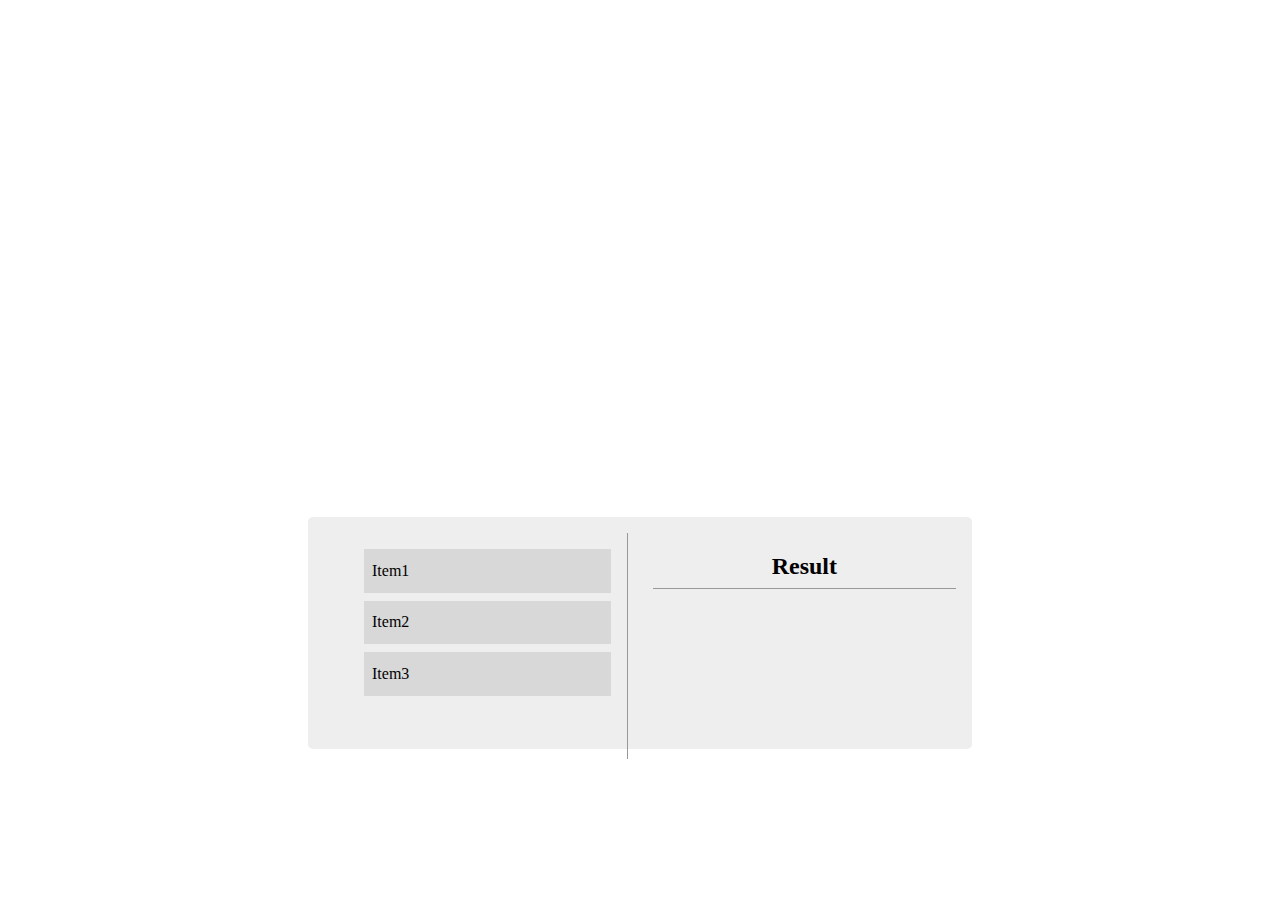
<file: demo.html>
<!DOCTYPE html>
<html lang="en">
<head>
    <meta charset="UTF-8">
    <meta http-equiv="X-UA-Compatible" content="IE=edge">
    <meta name="viewport" content="width=device-width, initial-scale=1.0">
    <title>Document</title>
    <style>
      .demo-Wrapper{
          width: 100%;
      }
      .main-content-wrp{
          width: 100%;
          height: 100vh;
          display: flex;
          justify-content: center;
          align-items: center;
          flex-wrap: wrap;
      }
      .grid-wrp{
          width: 50%;
          height: 200px; 
          margin: 0 auto;
          background: #eee;
          padding: 1rem;
          border-radius: 5px;
          display:  flex;
          justify-content: space-between;
          flex-wrap: wrap;
      }
      .btn-group{
        width: 50%;
        transform: translateY(110px);
        overflow-x: auto;
      }
      .btn-group .btn-unorder{
        display: flex;
        justify-content:flex-start;
      }
      .btn-group .btn-unorder li{
        border-radius: 5px;
        padding: .5rem .5rem;
        background: #eeee;
        color: #000;
        text-align: center;
        text-transform: capitalize;
        font-size: 1.1em;
        list-style-type: none;
        margin: 0 .5rem;
        cursor: pointer;
        transition: all .3s ease-in-out;
      }
      .btn-group .btn-unorder li:hover{
          transition: all .3s ease-in-out;
          opacity: .77;
      }
      .grid-wrp .d-cmn{
        width: 48%;
      }
      .d1{
          border-right: 1px solid #999;
      }
      .d1 ul li{
          padding: .8rem  .5rem;
          margin: .5rem 1rem .5rem 0;
          list-style-type: none;
          background: rgba(153, 153, 153, 0.253);
          transition: all .3s ease-in-out;
          cursor: pointer;
      }
      .d1 ul li:hover{
        transition: all .3s ease-in-out;
        background: rgb(139, 139, 139);
      }
      .d2{
          text-align: center;
      }
      .d2 h2{
          border-bottom: 1px solid #999;
          padding: 0 0 .5rem;
      }
      .result-area{
          width: 100%;
      }
      .child-result{
          width: 100%;
          overflow-y: auto;
          height: 150px;
      }
      .child-result ol li{
          list-style-type:unset;
          padding:.5rem .5rem;
          background: #999;
          border-radius: 5px;margin: .5rem 0; 
      }
    </style>
</head>
<body>
        <main class="demo-Wrapper">
            <div class="container">
                <div class="main-content-wrp">
                    <div class="btn-group">
                        <ul class="btn-unorder">
                            
                        </ul>
                    </div>
                    <div class="grid-wrp"> 
                        <div class="d1 d-cmn">
                            <ul class="unorder">
                                <li class="btn1 btn-cmn">Item1</li>
                                <li class="btn2 btn-cmn">Item2</li>
                                <li class="btn3 btn-cmn">Item3</li>
                            </ul>
                        </div>
                        <div class="d2 d-cmn">
                            <h2>Result</h2>
                            <div class="result-area">
                                <div class="child-result">
                                    <ol>
                                        <h3 style="display: none;">output</h3>
                                    </ol>
                                </div>
                            </div>
                        </div>
                    </div>
                </div>
            </div>
        </main>

    <!--script---sectionn-->
    <script src="js/jquery.min.js"></script>
    <script>
        $(document).ready(function(){
            $(".btn-cmn").click(function(){
                $(".btn-unorder").append("<li>Btn1</li>");
                $(".btn-unorder>li").addClass("D-btn"); 
            }); 
            $("body").on("click",".D-btn", function(){
                $("ol h3").css("display","block"); 
                $(".child-result ol").append("<li>output result</li>");  
            });
        })
    </script>
</body>
</html>
</file>
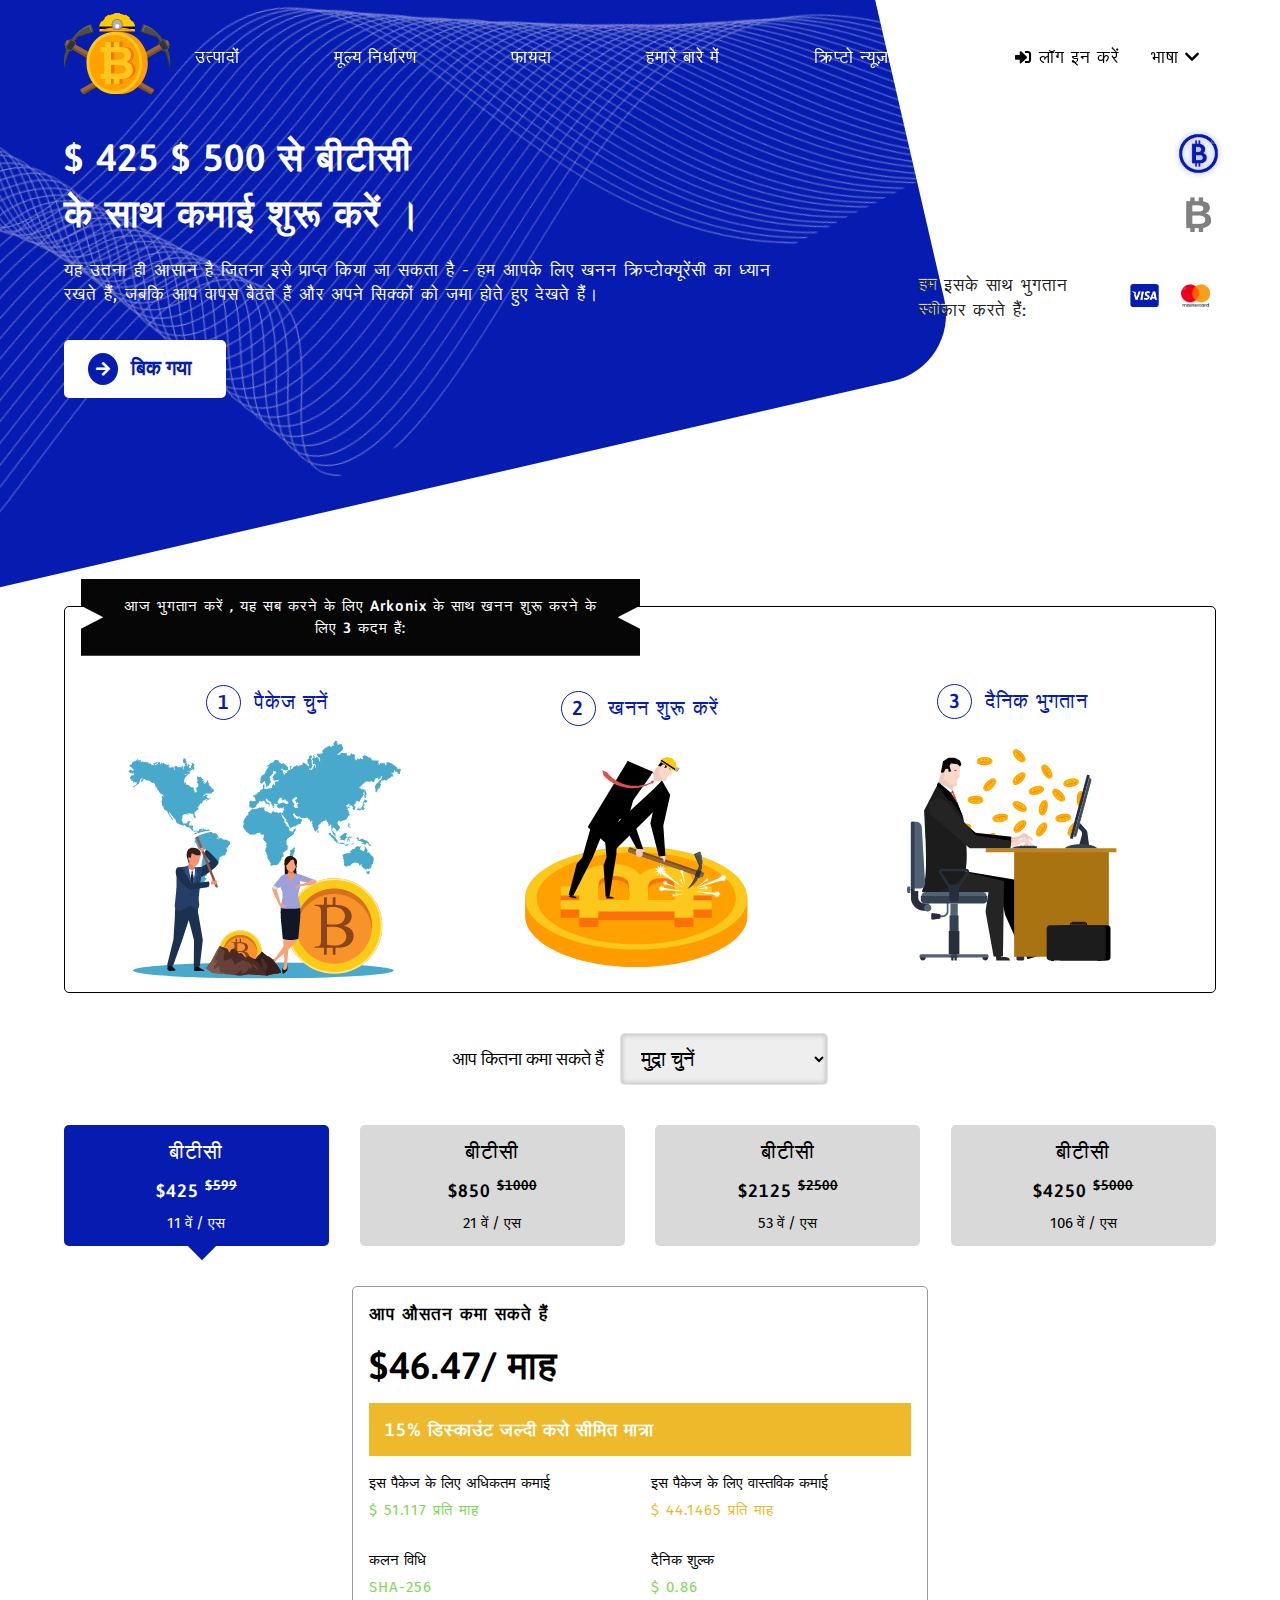
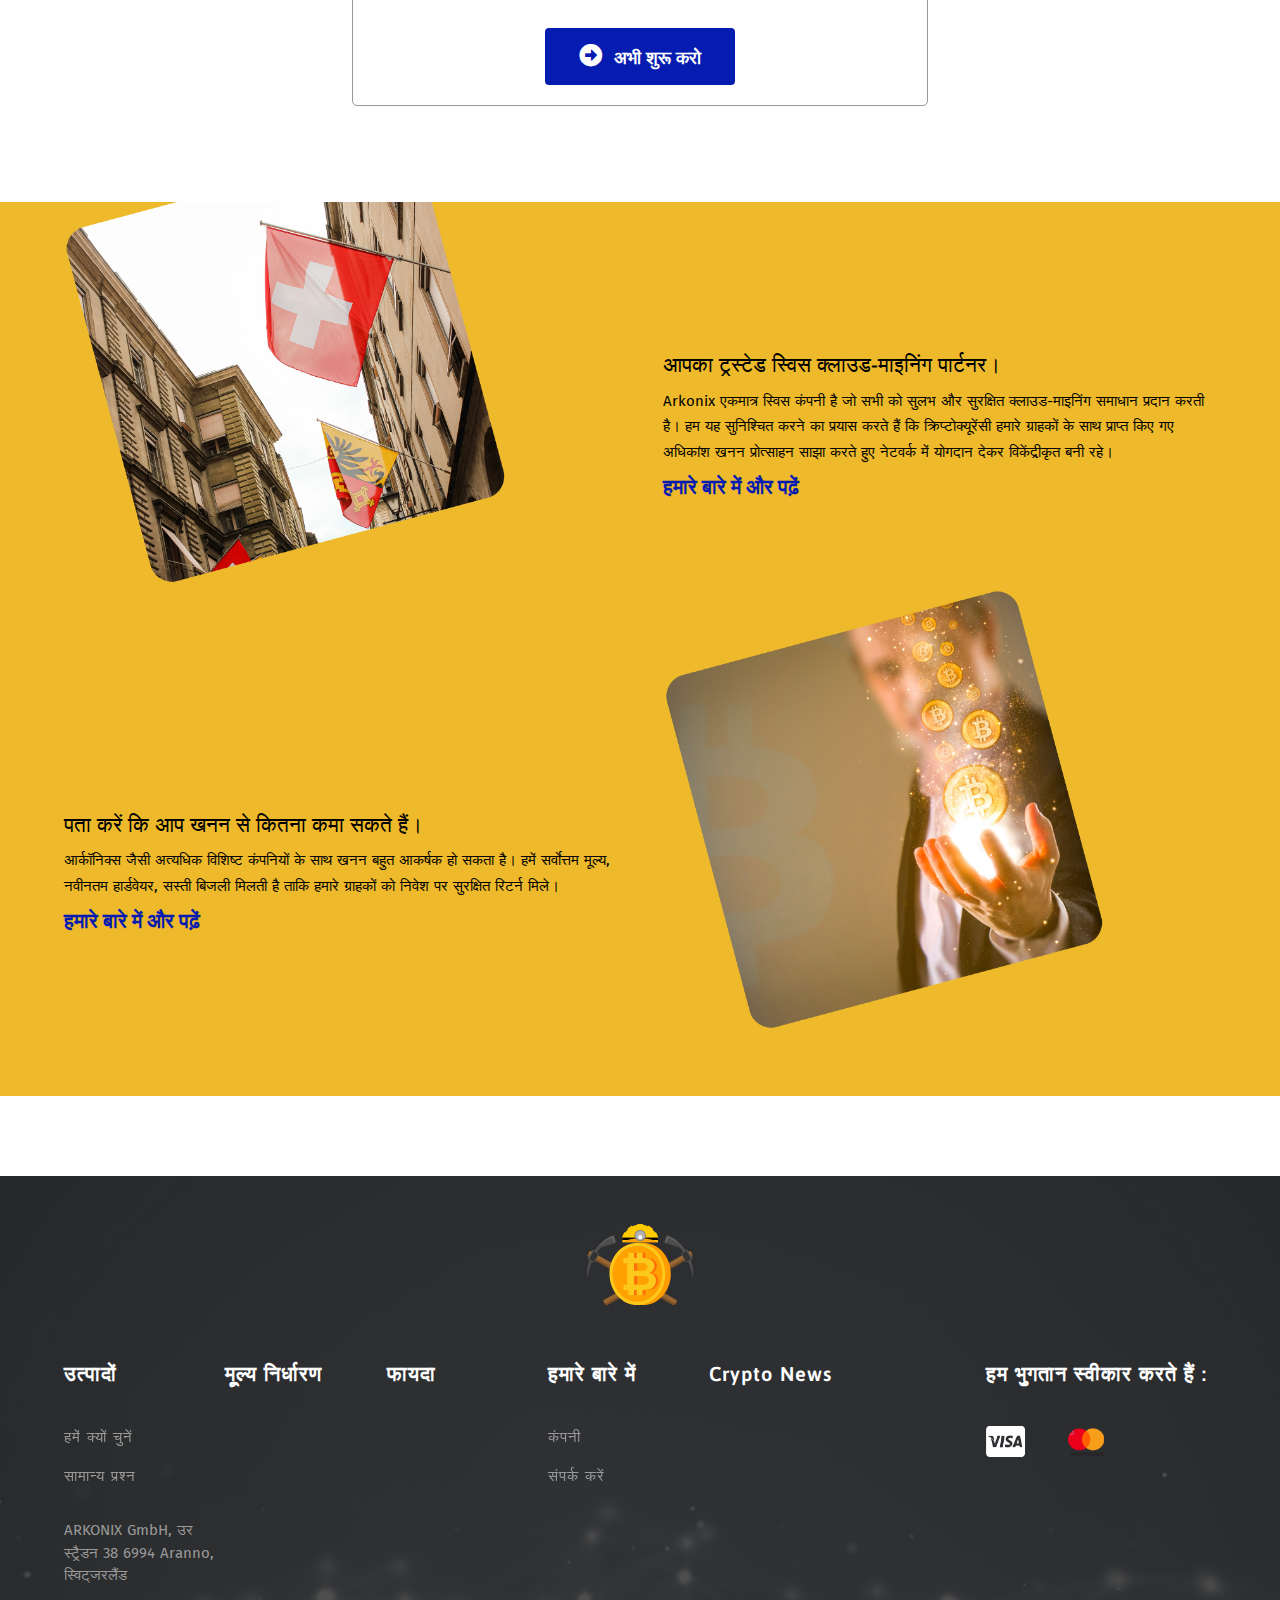
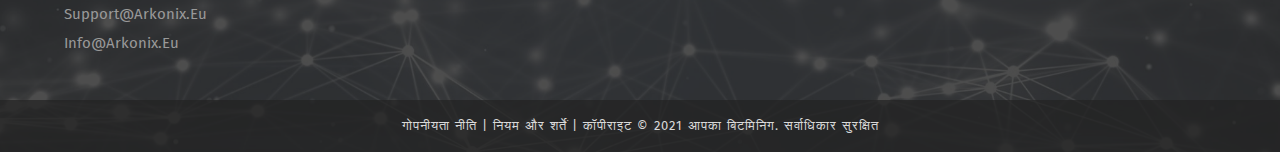
<file: hindi.html>
<!DOCTYPE html>
<html lang="en">
<head>
    <meta charset="UTF-8">
    <meta http-equiv="X-UA-Compatible" content="IE=edge">
    <meta name="viewport" content="width=device-width, initial-scale=1.0">
    <title>Arkonix</title>
    <link rel="stylesheet" href="css/animate.css">
    <link rel="stylesheet" href="css/style.css">
    <link rel="stylesheet" href="fonts/stylesheet.css">
    <link rel="stylesheet" href="css/fontawesome-free-5.15.1-web/css/all.css">
    <link rel="shortcut icon" href="image/logo.png" type="image/x-icon">
    <link rel="stylesheet" href="css/Hover-master/css/hover-min.css">
</head>
<body>
    <main>
        <header>
            <div class="container">
                <div class="header-content">
                    <div class="logo">
                        <a href="#" title="Logo"><img src="image/logo.png" alt="img"></a>
                    </div>
                    <nav class="my-nav">
                        <div class="nav-item-wrp">
                            <div class="L01 nav-cmn">
                                <ul>
                                    <li class="hvr-underline-from-center Product-wrp"><a href="#">उत्पादों</a>
                                     </li>
                                     <!-- product---item -->
                                     <div class="Product-List">
                                       <div class="Product-child">
                                        <div class="F-item01 item-cmn">
                                            <div class="list-heading"> 
                                                <h2>हमारी खनन योजनाएं::</h2>
                                           </div>
                                           <ul>
                                              <li class="List_new02"><a href="btc.html" title="BTC"><img class="img" src="image/b1.png" alt="img">बिटकॉइन (Bitcoin)</a></li>
                                              <li class="List_new02"><a href="bch.html" title="BCH"><img class="img" src="image/b2.png" alt="img">बिटकॉइन कैश</a></li>
                                              <!-- <li class="List_new02"><a href="javascript:void(0)" title="ETC"><img class="img" src="image/b3.png" alt="img">Ethereum</a></li>
                                              <li class="List_new02"><a href="javascript:void(0)" title="ZEC"><img class="img" src="image/b4.png" alt="img">Zcash</a></li>
                                              <li class="List_new02"><a href="javascript:void(0)" title="XMR"><img class="img" src="image/b5.png" alt="img">Monero</a></li>
                                              <li class="List_new02"><a href="javascript:void(0)" title="LTC"><img class="img" src="image/b6.png" alt="img">Litecoin</a></li>
                                              <li class="List_new02"><a href="javascript:void(0)" title="ETH"><img class="img" src="image/b7.png" alt="img">Ethereum Classic</a></li>
                                              <li class="List_new02"><a href="javascript:void(0)" title="DASH"><img class="img" src="image/b8.png" alt="img">Dash</a></li>
                                           -->
                                            </ul>
                                         </div>
                                         <div class="F-item02 item-cmn">
                                              <div class="list-heading"> 
                                                  <h2>जांच भी कराएं</h2>
                                             </div>
                                            <ul>
                                                <li><a href="javascript:void(0)">सामान्य प्रश्न</a></li>
                                                <li><a href="javascript:void(0)">हमें क्यों चुनें</a></li>
                                            </ul>
                                         </div>
                                       </div>
                                    </div>
                                     <!-- product--item---end--here -->
                                    <li class="hvr-underline-from-center"><a href="#">मूल्य निर्धारण</a></li>
                                    <li class="hvr-underline-from-center"><a href="#">फायदा</a></li>
                                    <li class="hvr-underline-from-center"><a href="#">हमारे बारे में </a></li>
                                    <li class="hvr-underline-from-center"><a href="#">क्रिप्टो न्यूज़</a></li>
                                </ul>
                            </div>
                            <div class="R01 nav-cmn">
                                <ul> 
                                    <li class="hvr-underline-from-center"><a href="login.html" title="Log in" ><i class="fas fa-sign-in-alt"></i> 
                                        लॉग इन करें</a></li>
                                    <li class="hvr-underline-from-center Language"><a href="#" title="Select Language">भाषा <i class="fas fa-chevron-down"></i></a></li> 
                                </ul>
                                <div class="lang-model">
                                    <ul>
                                      <li><a href="index.html">English</a></li>
                                      <li><a href="#">Hindi (हिन्दी)</a></li>
                                      <li><a href="#">Arabic </a></li>
                                    </ul>
                                </div>
                            </div>
                        </div>
                    </nav>
                    <div class="main-bar">
                        <div class="a"></div>
                        <div class="b"></div>
                        <div class="c"></div>
                    </div>
                </div>
            </div>
        </header> 
      <!-- Banner -->
      <section class="Banner-Wrapper">
        <figure class="bg-banr">
            <img src="image/wave.png" alt="img">
        </figure>
        <div class="container">
            <div class="Banner-content">
                <div class="Bnr-Lft Bnr-cmn01">
                    <h1>$ 425 $ 500 से बीटीसी</h1>
                    <h2 id="BTC">के साथ कमाई शुरू करें ।</h2>
                    <h2 class="price-cmn" id="BCH">$ 500 से BCH</h2>
                    <!-- <h2 class="price-cmn" id="ETC">ETC from $250.</h2>
                    <h2 class="price-cmn" id="ZEC">ZEC from $250.</h2>
                    <h2 class="price-cmn" id="XMR">XMR from $250.</h2>
                    <h2 class="price-cmn" id="LTC">LTC from $500.</h2>
                    <h2 class="price-cmn" id="ETH">ETH from $250.</h2> 
                    <h2 class="price-cmn" id="DASH">DASH from $250.</h2>    -->
                    <p>यह उतना ही आसान है जितना इसे प्राप्त किया जा सकता है - हम आपके लिए खनन क्रिप्टोक्यूरेंसी का ध्यान<br> रखते हैं, जबकि आप वापस बैठते हैं और अपने सिक्कों को जमा होते हुए देखते हैं।</p>
                    <a href="javacript:void(0)" title="Start">
                        <!-- <i class="fas fa-arrow-alt-circle-right"></i>  -->
                        <i class="fas fa-arrow-right"></i>
                        बिक गया</a>
                    <!-- class="hvr-shutter-out-horizontal" -->
                </div>
                <div class="Bnr-Rgt Bnr-cmn01">
                    <ul class="unorder01">
                       <li class="List01 a1   List_active"><a href="javascript:void(0)" title="BTC"><img src="image/b1.png" alt="img"></a></li>
                       <li class="List01 a2"><a href="javascript:void(0)" title="BCH"><img src="image/b2.png" alt="img"></a></li>
                       <!-- <li class="List01 a3"><a href="javascript:void(0)" title="ETC"><img src="image/b3.png" alt="img"></a></li>
                       <li class="List01 a4"><a href="javascript:void(0)" title="ZEC"><img src="image/b4.png" alt="img"></a></li>
                       <li class="List01 a5"><a href="javascript:void(0)" title="XMR"><img src="image/b5.png" alt="img"></a></li>
                       <li class="List01 a6"><a href="javascript:void(0)" title="LTC"><img src="image/b6.png" alt="img"></a></li>
                       <li class="List01 a7"><a href="javascript:void(0)" title="ETH"><img src="image/b7.png" alt="img"></a></li>
                       <li class="List01 a8"><a href="javascript:void(0)" title="DASH"><img src="image/b8.png" alt="img"></a></li>
                   -->  </ul>
                    <div class="payment-wrp">
                        <li><p>हम इसके साथ भुगतान स्वीकार करते हैं:</p> </li>
                        <li><a href="#"><img src="image/v1.png" alt="img"></a> </li>
                        <li><a href="#"><img src="image/v2.png" alt="img"></a></li>
                    </div>
                </div>
            </div>
        </div>
      </section>

      <!-- Market--strategy--section-->
          <section class="Market-Strategy_wrapper">
              <div class="container">
                  <div class="Market-Str-content">
                      <div class="Mrt-heading">
                          <h2>आज भुगतान करें , यह सब करने के लिए Arkonix के साथ खनन शुरू करने के लिए 3 कदम हैं:</h2>
                      </div>
                      <div class="Mrt-Cnt_wrp">
                          <div class="Mrt1 Mrt-cmn02">
                              <h2><span>1</span> पैकेज चुनें</h2>
                              <figure>
                                  <img src="image/mrt1.png" alt="img">
                              </figure>
                          </div>
                          <div class="Mrt2 Mrt-cmn02">
                            <h2><span>2</span> खनन शुरू करें</h2>
                            <figure>
                                <img src="image/mrt2.png" alt="img">
                            </figure>
                          </div>
                          <div class="Mrt3 Mrt-cmn02">
                            <h2><span>3</span>दैनिक भुगतान</h2>
                            <figure>
                                <img src="image/mrt3.png" alt="img">
                            </figure>
                          </div>
                      </div>
                  </div>
              </div>
          </section>
      <!-- end---here -->
      <!--Currency-----section-->
      <section class="Currency_Wrapper">
        <div class="container">
            <div class="Currency-content">
                <div class="Currency-heading">
                    <h2>आप कितना कमा सकते हैं </h2>
                    <label for="#">
                        <select name="Currency" id="Currency01">
                            <option value="one">मुद्रा चुनें</option>
                            <option value="two">बिटकॉइन ( Bitcoin )</option>  
                            <option value="four">एथलेटिक क्लासिक्स</option>
                            <option value="five">बिटकॉइन कैश</option>
                        </select>
                    </label>
                </div>
                <div class="Currency-Cnt-wrp">
                    <ul class="Currency-unorder">
                        <li class="Currency-item1 C-item-cmn01 CurrencyActive" onclick="openList('List1')">
                              <h2> बीटीसी </h2>
                              <h3>$425 <sup>$599</sup></h3>
                              <p>11 वें / एस</p>
                        </li>
                        <li class="Currency-item2 C-item-cmn01"onclick="openList('List2')">
                            <h2> बीटीसी </h2>
                            <h3>$850 <sup>$1000</sup></h3>
                            <p>21 वें / एस</p>
                        </li>
                        <li class="Currency-item3 C-item-cmn01" onclick="openList('List3')">
                            <h2> बीटीसी </h2>
                            <h3>$2125 <sup>$2500</sup></h3>
                            <p>53 वें / एस</p>
                        </li>
                        <li class="Currency-item4 C-item-cmn01"onclick="openList('List4')">
                            <h2> बीटीसी </h2>
                            <h3>$4250 <sup>$5000</sup></h3>
                            <p>106 वें / एस</p>
                        </li>
                    </ul>
                    <div class="quantity-wrp" id="List1">
                        <div class="quantity-heading">
                            <p>आप औसतन कमा सकते हैं  </p>
                            <h2>$46.47/ माह</h2>
                            <h3>15% डिस्काउंट जल्दी करो सीमित मात्रा </h3>
                        </div>
                         <div class="quantity-content">
                             <div class="qnt-lft qnt-cmn">
                                 <div class="qnt01 Package-cmn">
                                    <h2>इस पैकेज के लिए अधिकतम कमाई </h2>
                                    <p>$ 51.117 प्रति माह</p>
                                 </div>
                                 <div class="qnt02 Package-cmn">
                                    <h2>कलन विधि </h2>
                                    <p>SHA-256</p>
                                 </div>
                             </div>
                             <div class="qnt-Rgt qnt-cmn">
                                <div class="qnt01 Package-cmn">
                                   <h2>इस पैकेज के लिए वास्तविक कमाई   </h2>
                                   <p>$ 44.1465 प्रति माह</p>
                                </div>
                                <div class="qnt02 Package-cmn">
                                   <h2>दैनिक शुल्क </h2>
                                   <p>$ 0.86</p>
                                </div>
                            </div>
                            <div class="button">
                                <button><i class="fas fa-arrow-alt-circle-right"></i>अभी शुरू करो</button>
                            </div>
                         </div>
                    </div>
                    <div class="quantity-wrp" id="List2" style="display: none;">
                        <div class="quantity-heading">
                            <p>आप औसतन कमा सकते हैं  </p>
                            <h2>$66.47/ माह</h2>
                            <h3>15% डिस्काउंट जल्दी करो सीमित मात्रा </h3>
                        </div>
                         <div class="quantity-content">
                             <div class="qnt-lft qnt-cmn">
                                 <div class="qnt01 Package-cmn">
                                    <h2>इस पैकेज के लिए अधिकतम कमाई </h2>
                                    <p>$ 51.117 प्रति माह</p>
                                 </div>
                                 <div class="qnt02 Package-cmn">
                                    <h2>कलन विधि </h2>
                                    <p>SHA-256</p>
                                 </div>
                             </div>
                             <div class="qnt-Rgt qnt-cmn">
                                <div class="qnt01 Package-cmn">
                                   <h2>इस पैकेज के लिए वास्तविक कमाई   </h2>
                                   <p>$ 44.1465 प्रति माह</p>
                                </div>
                                <div class="qnt02 Package-cmn">
                                   <h2>दैनिक शुल्क </h2>
                                   <p>$ 0.86</p>
                                </div>
                            </div>
                            <div class="button">
                                <button><i class="fas fa-arrow-alt-circle-right"></i>अभी शुरू करो</button>
                            </div>
                         </div>
                    </div>
                    <div class="quantity-wrp" id="List3" style="display: none;">
                        <div class="quantity-heading">
                            <p>आप औसतन कमा सकते हैं  </p>
                            <h2>$886.47/ माह</h2>
                            <h3>15% डिस्काउंट जल्दी करो सीमित मात्रा </h3>
                        </div>
                         <div class="quantity-content">
                             <div class="qnt-lft qnt-cmn">
                                 <div class="qnt01 Package-cmn">
                                    <h2>इस पैकेज के लिए अधिकतम कमाई </h2>
                                    <p>$ 51.117 प्रति माह</p>
                                 </div>
                                 <div class="qnt02 Package-cmn">
                                    <h2>कलन विधि </h2>
                                    <p>SHA-256</p>
                                 </div>
                             </div>
                             <div class="qnt-Rgt qnt-cmn">
                                <div class="qnt01 Package-cmn">
                                   <h2>इस पैकेज के लिए वास्तविक कमाई   </h2>
                                   <p>$ 44.1465 प्रति माह</p>
                                </div>
                                <div class="qnt02 Package-cmn">
                                   <h2>दैनिक शुल्क </h2>
                                   <p>$ 0.86</p>
                                </div>
                            </div>
                            <div class="button">
                                <button><i class="fas fa-arrow-alt-circle-right"></i>अभी शुरू करो</button>
                            </div>
                         </div>
                    </div>
                    <div class="quantity-wrp" id="List4" style="display: none;">
                        <div class="quantity-heading">
                            <p>आप औसतन कमा सकते हैं  </p>
                            <h2>$146.47/ माह</h2>
                            <h3>15% डिस्काउंट जल्दी करो सीमित मात्रा </h3>
                        </div>
                         <div class="quantity-content">
                             <div class="qnt-lft qnt-cmn">
                                 <div class="qnt01 Package-cmn">
                                    <h2>इस पैकेज के लिए अधिकतम कमाई </h2>
                                    <p>$ 51.117 प्रति माह</p>
                                 </div>
                                 <div class="qnt02 Package-cmn">
                                    <h2>कलन विधि </h2>
                                    <p>SHA-256</p>
                                 </div>
                             </div>
                             <div class="qnt-Rgt qnt-cmn">
                                <div class="qnt01 Package-cmn">
                                   <h2>इस पैकेज के लिए वास्तविक कमाई   </h2>
                                   <p>$ 44.1465 प्रति माह</p>
                                </div>
                                <div class="qnt02 Package-cmn">
                                   <h2>दैनिक शुल्क </h2>
                                   <p>$ 0.86</p>
                                </div>
                            </div>
                            <div class="button">
                                <button><i class="fas fa-arrow-alt-circle-right"></i>अभी शुरू करो</button>
                            </div>
                         </div>
                    </div>
                </div>
            </div>
        </div>
      </section>
     <!-- Currency---end----here -->

      <!-- About--sectionn -->
       <section class="About-wrapper">
           <div class="container">
               <div class="About-content-wrp">
                  <div class="About-child-cnt">
                        <div class="Abt01 abt-cmn01">
                            <figure>
                                <img src="image/abt1.png" alt="img">
                            </figure>
                        </div>
                        <div class="Abt02 abt-cmn01">
                            <h2>आपका ट्रस्टेड स्विस क्लाउड-माइनिंग पार्टनर।</h2>
                            <p>
                                Arkonix एकमात्र स्विस कंपनी है जो सभी को सुलभ और सुरक्षित क्लाउड-माइनिंग समाधान प्रदान करती है। हम यह सुनिश्चित करने का प्रयास करते हैं कि क्रिप्टोक्यूरेंसी हमारे ग्राहकों के साथ प्राप्त किए गए अधिकांश खनन प्रोत्साहन साझा करते हुए नेटवर्क में योगदान देकर विकेंद्रीकृत बनी रहे।
                             </p>   
                              <a href="#">हमारे बारे में और पढ़ें</a>
                        </div>
                  </div>
                  <div class="About-child-cnt About-child2">
                    <div class="Abt01 abt-cmn01">
                        <figure>
                            <img src="image/abt2.png" alt="img">
                        </figure>
                    </div>
                    <div class="Abt02 abt-cmn01">
                        <h2>पता करें कि आप खनन से कितना कमा सकते हैं।</h2>
                        <p>
                            आर्कॉनिक्स जैसी अत्यधिक विशिष्ट कंपनियों के साथ खनन बहुत आकर्षक हो सकता है। हमें सर्वोत्तम मूल्य, नवीनतम हार्डवेयर, सस्ती बिजली मिलती है ताकि हमारे ग्राहकों को निवेश पर सुरक्षित रिटर्न मिले। 
                        </p> 
                        <a href="#">हमारे बारे में और पढ़ें</a>
                    </div>
              </div>
               </div>
           </div>
       </section>
      <!-- endd---hereeeee---about ---sectionn --> 
     <footer>
         <div class="container">
             <div class="footer-content-wrp">
                 <div class="Ft-logo-heading">
                     <a href="javascript:void(0)"><img src="image/logo.png" alt="img"></a>
                 </div>
                <div class="footer-cnt">
                    <div class="Ft-left Ft-Wrp">
                        <div class="Ft1 Ft-cmn01">
                            <div class="Ft-head">
                                <h2>उत्पादों</h2>
                            </div>
                            <ul>
                                <li><a href="#" class="hvr-underline-from-left">हमें क्यों चुनें</a></li>
                                <li><a href="#" class="hvr-underline-from-left">सामान्य प्रश्न</a></li>
                            </ul>
                            <address>
                                <p>
                                    ARKONIX GmbH, उर स्ट्रैडन 38 6994 Aranno, स्विट्जरलैंड
                                </p>
                                <a href="#">support@arkonix.eu</a>
                                <a href="#">info@arkonix.eu</a>
                            </address>
                        </div>
                        <div class="Ft2 Ft-cmn01">
                            <div class="Ft-head">
                                <h2>
                                    मूल्य निर्धारण</h2>
                            </div>
                        </div>
                        <div class="Ft3 Ft-cmn01">
                            <div class="Ft-head">
                                <h2>
                                    फायदा</h2>
                            </div>
                        </div>
                        <div class="Ft4 Ft-cmn01">
                            <div class="Ft-head">
                                <h2>
                                    हमारे बारे में</h2>
                            </div>
                            <ul>
                                <li><a href="#" class="hvr-underline-from-left">
                                    कंपनी  </a></li>
                                <li><a href="#" class="hvr-underline-from-left">संपर्क करें</a></li>
                            </ul>
                        </div>
                        <div class="Ft5 Ft-cmn01">
                            <div class="Ft-head">
                                <h2>Crypto News</h2>
                            </div>
                        </div>
                    </div>
                    <div class="Ft-Right">
                        <div class="Ft6 Ft-cmn01">
                            <div class="Ft-head">
                                <h2>हम भुगतान स्वीकार करते हैं :</h2>
                            </div>
                            <div class="social-wrp">
                                <figure>
                                   <a href="javascript:void(0)"><img src="image/v01.png" alt="img"></a> </figure>
                                <figure>
                                  <a href="javascript:void(0)"> <img src="image/v2.png" alt="img"></a> </figure>
                            </div>
                        </div>
                    </div>
                </div>
             </div>
         </div>
         <div class="copyright-wrp">
             <div class="container">
                 <div class="copyright-content">
                     <p><a href="#"> गोपनीयता नीति</a> |    <a href="#">
                        नियम और शर्तें</a>  |    कॉपीराइट © 2021 आपका बिटमिनिग.   सर्वाधिकार सुरक्षित</p>
                 </div>
             </div>
         </div>
     </footer>
    </main>


    <!--script---sectionn-->
    <script src="js/jquery.min.js"></script>
    <script src="js/jquery-ui.min.js"></script>
    <script src="js/main.js"></script>
    <script src="js/aos.js"></script>
    <script src="js/wow.min.js"></script> 
    <scripts src="js/vanilla-tilt.babel.min.js"></script>
</body>
</html>
</file>
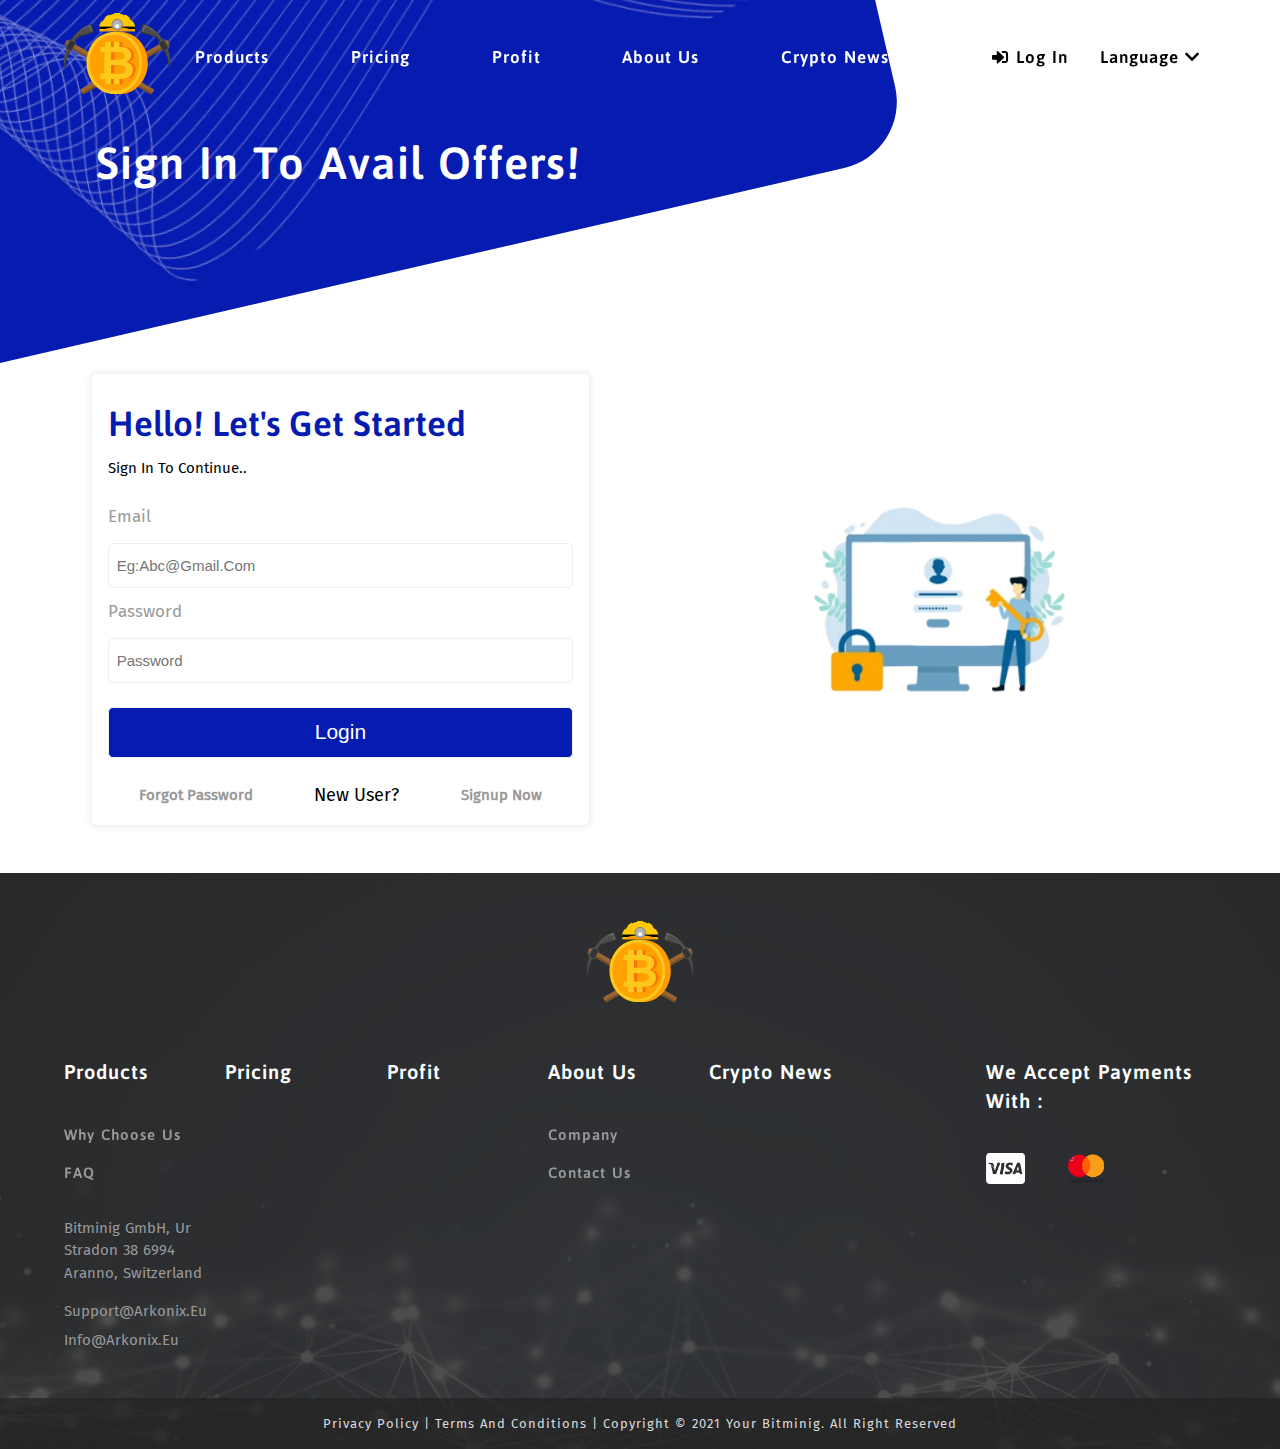
<file: login.html>
<!DOCTYPE html>
<html lang="en">
<head>
    <meta charset="UTF-8">
    <meta http-equiv="X-UA-Compatible" content="IE=edge">
    <meta name="viewport" content="width=device-width, initial-scale=1.0">
    <title>Arkonix</title>
    <link rel="stylesheet" href="css/animate.css">
    <link rel="stylesheet" href="css/style.css">
    <link rel="stylesheet" href="fonts/stylesheet.css">
    <link rel="stylesheet" href="css/fontawesome-free-5.15.1-web/css/all.css">
    <link rel="shortcut icon" href="image/logo.png" type="image/x-icon">
    <link rel="stylesheet" href="css/Hover-master/css/hover-min.css">
</head>
<body>
    <main class="BTC-Main-Wrapper Login-Wrapper">
        <header>
            <div class="container">
                <div class="header-content">
                    <div class="logo">
                        <a href="index.html" title="Logo"><img src="image/logo.png" alt="img"></a>
                    </div>
                    <nav>
                        <div class="nav-item-wrp">
                            <div class="L01 nav-cmn">
                                <ul>
                                    <li class="hvr-underline-from-center Product-wrp"><a href="#">Products</a>
                                     </li>
                                     <!-- product---item -->
                                     <div class="Product-List">
                                       <div class="Product-child">
                                        <div class="F-item01 item-cmn">
                                            <div class="list-heading"> 
                                                <h2>OUR MINING PLANS:</h2>
                                           </div>
                                           <ul>
                                              <li class="List_new02"><a href="javascript:void(0)" title="BTC"><img class="img" src="image/b1.png" alt="img">Bitcoin</a></li>
                                              <li class="List_new02"><a href="bch.html" title="BCH"><img class="img" src="image/b2.png" alt="img">Bitcoin Cash</a></li>
                                          </ul>
                                         </div>
                                         <div class="F-item02 item-cmn">
                                              <div class="list-heading"> 
                                                  <h2>OUR MINING PLANS:</h2>
                                             </div>
                                            <ul>
                                                <li><a href="javascript:void(0)">FAQ</a></li>
                                                <li><a href="javascript:void(0)">WHY CHOOSE US</a></li>
                                            </ul>
                                         </div>
                                       </div>
                                    </div>
                                     <!-- product--item---end--here -->
                                    <li class="hvr-underline-from-center"><a href="#">Pricing</a></li>
                                    <li class="hvr-underline-from-center"><a href="#">Profit</a></li>
                                    <li class="hvr-underline-from-center"><a href="#">About Us</a></li>
                                    <li class="hvr-underline-from-center"><a href="#">Crypto News</a></li>
                                </ul>
                            </div>
                            <div class="R01 nav-cmn">
                                <ul> 
                                    <li class="hvr-underline-from-center"><a href="#" title="Log in" ><i class="fas fa-sign-in-alt"></i> Log in</a></li>
                                    <li class="hvr-underline-from-center Language"><a href="#" title="Select Language">Language <i class="fas fa-chevron-down"></i></a></li> 
                                </ul>
                                <div class="lang-model">
                                    <ul>
                                      <li><a href="#">English</a></li>
                                      <li><a href="#">Hindi (हिन्दी)</a></li>
                                      <li><a href="#">Arabic </a></li>
                                    </ul>
                                </div>
                            </div>
                        </div>
                    </nav>
                </div>
            </div>
        </header> 
      <!-- Banner -->
      <section class="Banner-Wrapper Btc-banner">
        <figure class="bg-banr">
        <a href="index.html">   <img src="image/wave.png" alt="img"></a> 
        </figure>
        <div class="container">
            <div class="Banner-content">
                <div class="Bnr-Lft Bnr-cmn01">
                    <h2> Sign In to avail offers!</h2>
                </div> 
            </div>
        </div>
      </section>
  <!--Login--form-->
 <div class="Login-wrp">
     <div class="container">
         <div class="Login-content">
             <div class="Log01 Log-cmn">
                 <form  >
                     <div class="form-item-wrp">
                         <div class="Form-heading">
                             <h2>Hello! let's get started</h2>
                             <p>Sign in to continue.. </p>
                         </div>
                         <div class="form-item1 form-itemCmn">
                            <label for="#">Email</label>
                            <input type="text" name="email1" id="email" placeholder="Eg:abc@gmail.com">
                         </div>
                         <div class="form-item2 form-itemCmn">
                            <label for="#">Password</label>
                            <input type="password" name="password" id="password1" placeholder="Password">
                         </div>
                         <div class="form-item3 form-itemCmn"> 
                             <input type="submit" id="Submit1" value="Login">
                         </div>
                     </div>
                     <div class="form-btn">
                         <a href="javascript:void(0)">  Forgot Password  </a>
                         <p>New User?</p>
                         <a href="javascript:void(0)">  Signup Now  </a>
                     </div>
                 </form>
             </div>
             <div class="Log02 Log-cmn">
                 <figure>
                     <img src="image/login.png" alt="img">
                 </figure>
             </div>
         </div>
     </div>
 </div>

  <!-- Log--in-form----end--here -->
 
     <footer>
         <div class="container">
             <div class="footer-content-wrp">
                 <div class="Ft-logo-heading">
                     <a href="javascript:void(0)"><img src="image/logo.png" alt="img"></a>
                 </div>
                <div class="footer-cnt">
                    <div class="Ft-left Ft-Wrp">
                        <div class="Ft1 Ft-cmn01">
                            <div class="Ft-head">
                                <h2>Products</h2>
                            </div>
                            <ul>
                                <li><a href="#" class="hvr-underline-from-left">Why Choose Us</a></li>
                                <li><a href="#" class="hvr-underline-from-left">FAQ</a></li>
                            </ul>
                            <address>
                                <p>
                                    Bitminig GmbH, Ur Stradon 38 6994 Aranno, Switzerland
                                </p>
                                <a href="#">support@arkonix.eu</a>
                                <a href="#">info@arkonix.eu</a>
                            </address>
                        </div>
                        <div class="Ft2 Ft-cmn01">
                            <div class="Ft-head">
                                <h2>Pricing</h2>
                            </div>
                        </div>
                        <div class="Ft3 Ft-cmn01">
                            <div class="Ft-head">
                                <h2>Profit</h2>
                            </div>
                        </div>
                        <div class="Ft4 Ft-cmn01">
                            <div class="Ft-head">
                                <h2>About Us</h2>
                            </div>
                            <ul>
                                <li><a href="#" class="hvr-underline-from-left">Company  </a></li>
                                <li><a href="#" class="hvr-underline-from-left">Contact Us</a></li>
                            </ul>
                        </div>
                        <div class="Ft5 Ft-cmn01">
                            <div class="Ft-head">
                                <h2>Crypto News</h2>
                            </div>
                        </div>
                    </div>
                    <div class="Ft-Right">
                        <div class="Ft6 Ft-cmn01">
                            <div class="Ft-head">
                                <h2>We accept payments with :</h2>
                            </div>
                            <div class="social-wrp">
                                <figure>
                                   <a href="javascript:void(0)"><img src="image/v01.png" alt="img"></a> </figure>
                                <figure>
                                  <a href="javascript:void(0)"> <img src="image/v2.png" alt="img"></a> </figure>
                            </div>
                        </div>
                    </div>
                </div>
             </div>
         </div>
         <div class="copyright-wrp">
             <div class="container">
                 <div class="copyright-content">
                     <p><a href="#">Privacy Policy</a> |    <a href="#">Terms and Conditions</a>  |  Copyright © 2021 Your Bitminig. All Right Reserved</p>
                 </div>
             </div>
         </div>
     </footer>
    </main>


    <!--script---sectionn-->
    <script src="js/jquery.min.js"></script>
    <script src="js/jquery-ui.min.js"></script>
    <script src="js/main.js"></script>
    <script src="js/aos.js"></script>
    <script src="js/wow.min.js"></script> 
    <scripts src="js/vanilla-tilt.babel.min.js"></script>
</body>
</html>
</file>
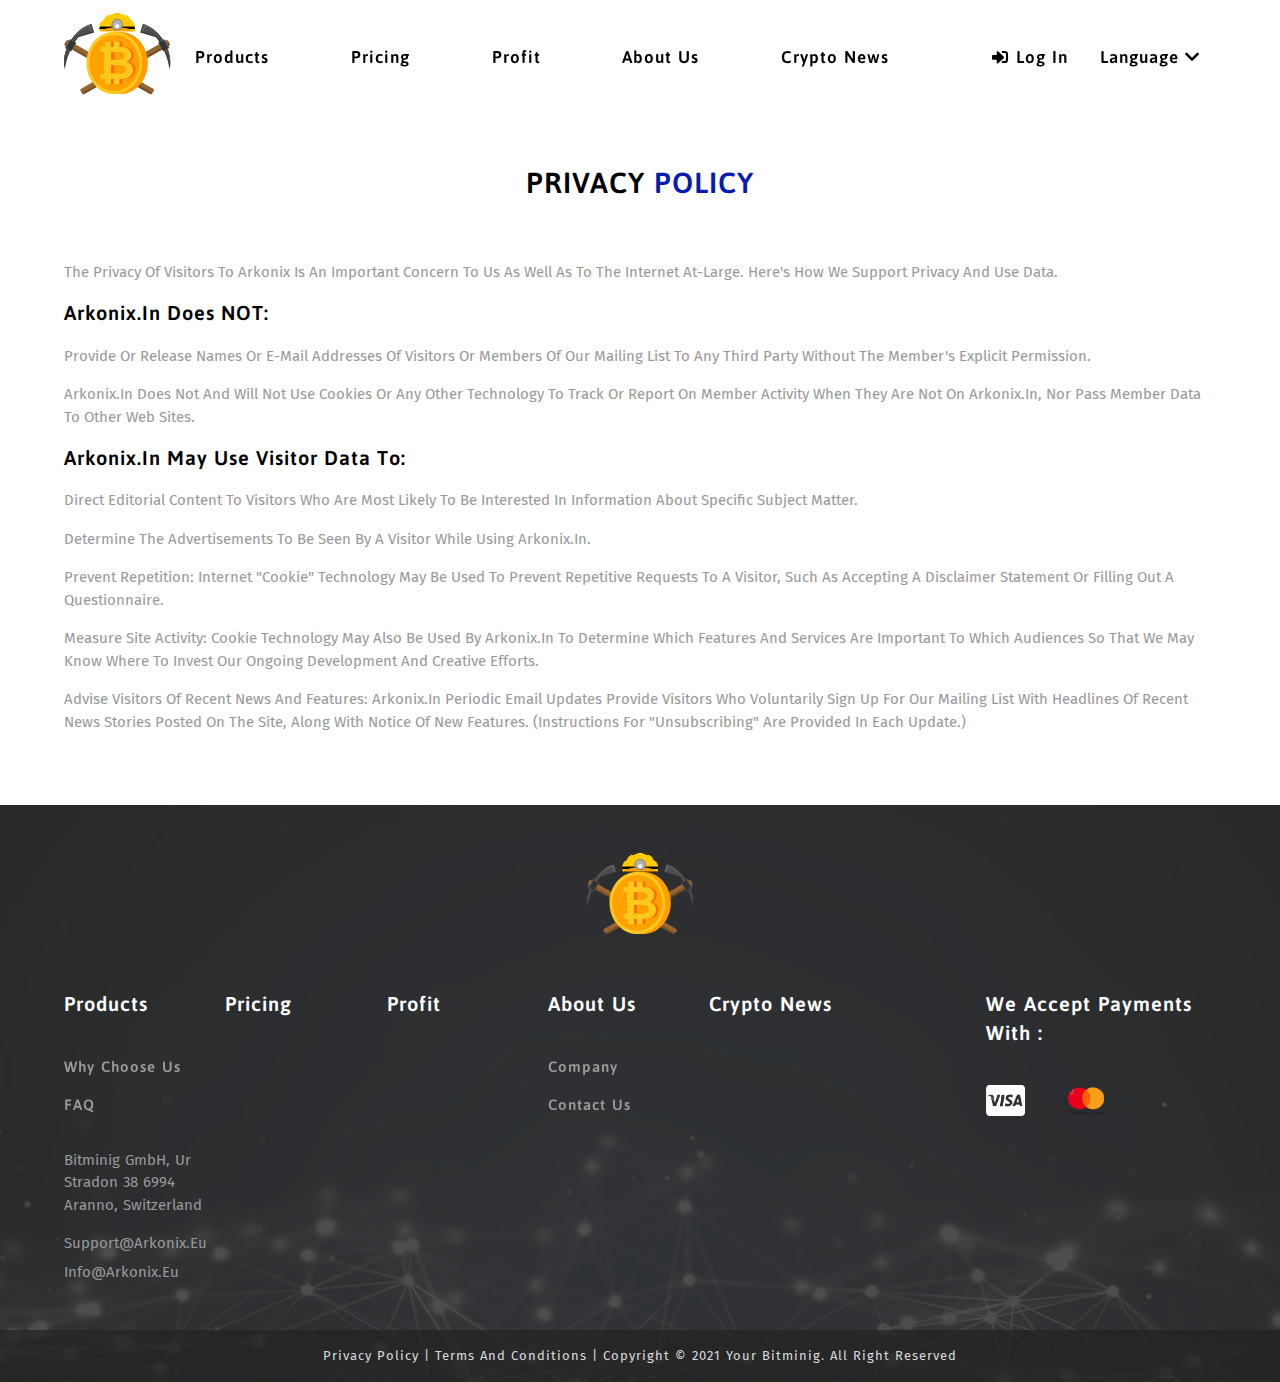
<file: privacy.html>
<!DOCTYPE html>
<html lang="en">
<head>
    <meta charset="UTF-8">
    <meta http-equiv="X-UA-Compatible" content="IE=edge">
    <meta name="viewport" content="width=device-width, initial-scale=1.0">
    <title>Arkonix</title>
    <link rel="stylesheet" href="css/animate.css">
    <link rel="stylesheet" href="css/style.css">
    <link rel="stylesheet" href="fonts/stylesheet.css">
    <link rel="stylesheet" href="css/fontawesome-free-5.15.1-web/css/all.css">
    <link rel="shortcut icon" href="image/logo.png" type="image/x-icon">
    <link rel="stylesheet" href="css/Hover-master/css/hover-min.css">
</head>
<body>
    <main class="Privacy-Wrapper">
        <header>
            <div class="container">
                <div class="header-content">
                    <div class="logo">
                        <a href="#" title="Logo"><img src="image/logo.png" alt="img"></a>
                    </div>
                    <nav>
                        <div class="nav-item-wrp">
                            <div class="L01 nav-cmn">
                                <ul>
                                    <li class="hvr-underline-from-center Product-wrp"><a href="#">Products</a>
                                     </li>
                                     <!-- product---item -->
                                     <div class="Product-List">
                                       <div class="Product-child">
                                        <div class="F-item01 item-cmn">
                                            <div class="list-heading"> 
                                                <h2>OUR MINING PLANS:</h2>
                                           </div>
                                           <ul>
                                              <li class="List_new02"><a href="btc.html" title="BTC"><img class="img" src="image/b1.png" alt="img">Bitcoin</a></li>
                                              <li class="List_new02"><a href="bch.html" title="BCH"><img class="img" src="image/b2.png" alt="img">Bitcoin Cash</a></li>
                                              <!-- <li class="List_new02"><a href="javascript:void(0)" title="ETC"><img class="img" src="image/b3.png" alt="img">Ethereum</a></li>
                                              <li class="List_new02"><a href="javascript:void(0)" title="ZEC"><img class="img" src="image/b4.png" alt="img">Zcash</a></li>
                                              <li class="List_new02"><a href="javascript:void(0)" title="XMR"><img class="img" src="image/b5.png" alt="img">Monero</a></li>
                                              <li class="List_new02"><a href="javascript:void(0)" title="LTC"><img class="img" src="image/b6.png" alt="img">Litecoin</a></li>
                                              <li class="List_new02"><a href="javascript:void(0)" title="ETH"><img class="img" src="image/b7.png" alt="img">Ethereum Classic</a></li>
                                              <li class="List_new02"><a href="javascript:void(0)" title="DASH"><img class="img" src="image/b8.png" alt="img">Dash</a></li>
                                           -->
                                            </ul>
                                         </div>
                                         <div class="F-item02 item-cmn">
                                              <div class="list-heading"> 
                                                  <h2>CHECK ALSO:</h2>
                                             </div>
                                            <ul>
                                                <li><a href="javascript:void(0)">FAQ</a></li>
                                                <li><a href="javascript:void(0)">WHY CHOOSE US</a></li>
                                            </ul>
                                         </div>
                                       </div>
                                    </div>
                                     <!-- product--item---end--here -->
                                    <li class="hvr-underline-from-center"><a href="#">Pricing</a></li>
                                    <li class="hvr-underline-from-center"><a href="#">Profit</a></li>
                                    <li class="hvr-underline-from-center"><a href="#">About Us</a></li>
                                    <li class="hvr-underline-from-center"><a href="#">Crypto News</a></li>
                                </ul>
                            </div>
                            <div class="R01 nav-cmn">
                                <ul> 
                                    <li class="hvr-underline-from-center"><a href="login.html" title="Log in" ><i class="fas fa-sign-in-alt"></i> Log in</a></li>
                                    <li class="hvr-underline-from-center Language"><a href="#" title="Select Language">Language <i class="fas fa-chevron-down"></i></a></li> 
                                </ul>
                                <div class="lang-model">
                                    <ul>
                                      <li><a href="#">English</a></li>
                                      <li><a href="hindi.html">Hindi (हिन्दी)</a></li>
                                      <li><a href="#">Arabic </a></li>
                                    </ul>
                                </div>
                            </div>
                        </div>
                    </nav>
                </div>
            </div>
        </header> 
      
   <!-- Slim--Service --> 
   <section class="Privacy-content-wrp">
       <div class="container">
           <div class="Privacy-heading">
               <h2>Privacy   <span>Policy</span></h2>
           </div>
           <div class="Privacy-child-cnt">
               <p>
                   The privacy of visitors to Arkonix is an important concern to us as well as to the Internet at-large. Here's how we support privacy and use data. 
               </p>
               <h2>
                Arkonix.in does NOT:
               </h2>
               <p>
                   Provide or release names or e-mail addresses of visitors or members of our mailing list to any third party without the member's explicit permission.
               </p>
               <p>Arkonix.in does not and will not use cookies or any other technology to track or report on member activity when they are not on Arkonix.in, nor pass member data to other Web sites.</p>
               <h2>Arkonix.in may use visitor data to:</h2>
               <p>Direct editorial content to visitors who are most likely to be interested in information about specific subject matter.</p>
               <p>Determine the advertisements to be seen by a visitor while using Arkonix.in.</p>
               <p>Prevent repetition: Internet "cookie" technology may be used to prevent repetitive requests to a visitor, such as accepting a disclaimer statement or filling out a questionnaire.</p>
                <p>
                   Measure site activity: Cookie technology may also be used by Arkonix.in to determine which features and services are important to which audiences so that we may know where to invest our ongoing development and creative efforts.
               </p>
               <p>
                   Advise visitors of recent news and features: Arkonix.in periodic email updates provide visitors who voluntarily sign up for our mailing list with headlines of recent news stories posted on the site, along with notice of new features. (Instructions for "unsubscribing" are provided in each update.)
               </p>
           </div>
       </div>
   </section> 
   <!-- end---here --> 



     <footer>
         <div class="container">
             <div class="footer-content-wrp">
                 <div class="Ft-logo-heading">
                     <a href="javascript:void(0)"><img src="image/logo.png" alt="img"></a>
                 </div>
                <div class="footer-cnt">
                    <div class="Ft-left Ft-Wrp">
                        <div class="Ft1 Ft-cmn01">
                            <div class="Ft-head">
                                <h2>Products</h2>
                            </div>
                            <ul>
                                <li><a href="#" class="hvr-underline-from-left">Why Choose Us</a></li>
                                <li><a href="#" class="hvr-underline-from-left">FAQ</a></li>
                            </ul>
                            <address>
                                <p>
                                    Bitminig GmbH, Ur Stradon 38 6994 Aranno, Switzerland
                                </p>
                                <a href="#">support@arkonix.eu</a>
                                <a href="#">info@arkonix.eu</a>
                            </address>
                        </div>
                        <div class="Ft2 Ft-cmn01">
                            <div class="Ft-head">
                                <h2>Pricing</h2>
                            </div>
                        </div>
                        <div class="Ft3 Ft-cmn01">
                            <div class="Ft-head">
                                <h2>Profit</h2>
                            </div>
                        </div>
                        <div class="Ft4 Ft-cmn01">
                            <div class="Ft-head">
                                <h2>About Us</h2>
                            </div>
                            <ul>
                                <li><a href="#" class="hvr-underline-from-left">Company  </a></li>
                                <li><a href="#" class="hvr-underline-from-left">Contact Us</a></li>
                            </ul>
                        </div>
                        <div class="Ft5 Ft-cmn01">
                            <div class="Ft-head">
                                <h2>Crypto News</h2>
                            </div>
                        </div>
                    </div>
                    <div class="Ft-Right">
                        <div class="Ft6 Ft-cmn01">
                            <div class="Ft-head">
                                <h2>We accept payments with :</h2>
                            </div>
                            <div class="social-wrp">
                                <figure>
                                   <a href="javascript:void(0)"><img src="image/v01.png" alt="img"></a> </figure>
                                <figure>
                                  <a href="javascript:void(0)"> <img src="image/v2.png" alt="img"></a> </figure>
                            </div>
                        </div>
                    </div>
                </div>
             </div>
         </div>
         <div class="copyright-wrp">
             <div class="container">
                 <div class="copyright-content">
                     <p><a href="#">Privacy Policy</a> |    <a href="#">Terms and Conditions</a>  |  Copyright © 2021 Your Bitminig. All Right Reserved</p>
                 </div>
             </div>
         </div>
     </footer>
    </main>


    <!--script---sectionn-->
    <script src="js/jquery.min.js"></script>
    <script src="js/jquery-ui.min.js"></script>
    <script src="js/main.js"></script>
    <script src="js/aos.js"></script>
    <script src="js/wow.min.js"></script> 
    <scripts src="js/vanilla-tilt.babel.min.js"></script>
</body>
</html>
</file>
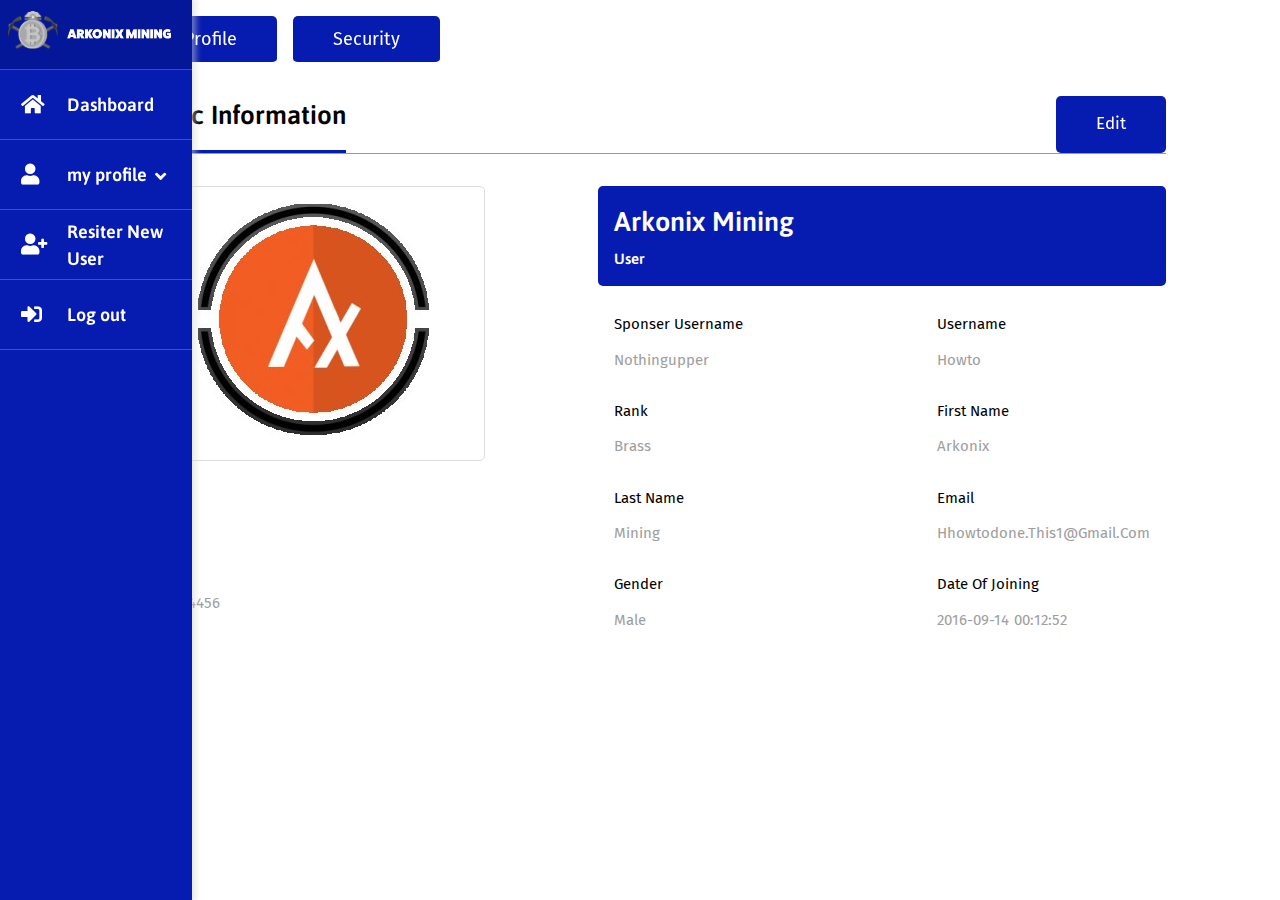
<file: profile.html>
<!DOCTYPE html>
<html lang="en">
<head>
    <meta charset="UTF-8">
    <meta http-equiv="X-UA-Compatible" content="IE=edge">
    <meta name="viewport" content="width=device-width, initial-scale=1.0">
    <title>Arkonix</title>
    <link rel="stylesheet" href="css/animate.css">
    <link rel="stylesheet" href="css/style.css">
    <link rel="stylesheet" href="fonts/stylesheet.css">
    <link rel="stylesheet" href="css/fontawesome-free-5.15.1-web/css/all.css">
    <link rel="shortcut icon" href="image/logo.png" type="image/x-icon">
    <link rel="stylesheet" href="css/Hover-master/css/hover-min.css">
</head>
<body> 

<main class="Dashboar-Wrapper Profile-Wrapper"> 
        <div class="dashboard-content">
            <div class="Main-left-side">
                <ul class="Dashboard-unorder">
                    <li class="dash-item1 dash-cmn1"><a href="javascirpt:void(0)">
                        <strong class="Icon"><img src="image/logo.png" alt=""></strong> <span class="text-btn"><img src="image/logo-s1.png" alt=""></span>
                    </a>
                    </li>
                    <li class="dash-item2 dash-cmn1"><a href="dashboard.html">
                        <strong class="Icon"><i class="fa fa-home" aria-hidden="true"></i></strong> <span class="text-btn">Dashboard</span>
                      </a>
                    </li>
                  
                    <li class="dash-item3 dash-cmn1"><a href="javascirpt:void(0)">
                        <strong class="Icon"><i class="fa fa-user"></i></strong> <span class="text-btn">my profile <i class="fas fa-angle-down"></i></span>
                    </a></li>
                      <!-- profile -->
                      <div class="profile">
                          <ul class="profile-unord">
                              <li class="Pro-item1 pro-cmn"> <a href="#">My profile</a></li>
                              <li class="Pro-item2 pro-cmn"> <a href="#">KYC verification</a></li>
                              <li class="Pro-item3 pro-cmn"> <a href="#">Security</a></li>
                          </ul>
                      </div>
                      <!--Profile--end--here-->
                    <li class="dash-item4 dash-cmn1"><a href="javascirpt:void(0)">
                        <strong class="Icon"><i class="fa fa-user-plus"></i>
                        </strong> <span class="text-btn">Resiter New User</span>
                    </a></li>
                    <li class="dash-item5 dash-cmn1"><a href="javascirpt:void(0)">
                        <strong class="Icon"><i class="fas fa-sign-in-alt"></i></strong> <span class="text-btn">Log out</span>
                    </a></li>
                </ul>
            </div>
        <div class="Main-right-side">
            <div class="main-Profile-wrp">
                <div class="profile-heading">
                    <a href="#" class="hvr-bounce-to-top">profile</a>
                    <a href="#"class="hvr-bounce-to-top">Security</a>
                </div>
                <div class="Profile-content">
                    <div class="Pro-tab-heading">
                        <h2>Basic Information</h2>
                        <a href="#" class="hvr-bounce-to-top ProBTN">
                            <span class="Edit1">Edit</span>
                            <span class="Edit2">X</span>
                        </a>
                    </div>
                   <div class="Parent-Pro-tab" id="Protab1">
                        <div class="Profile-sub-child-wrp">
                            <div class="Pro--P1 pro-cmn01">
                                <figure>
                                    <img src="image/arko1.jpg" alt="img">
                                </figure>
                                <figcaption>
                                <div class="fg-p1">
                                    <label>Mobile</label>
                                    <p>N/a</p>
                                </div>
                                <div class="fg-p1">
                                    <label>VAT NO</label>
                                    <p>CH-1234456</p>
                                </div>
                                </figcaption>   
                            </div>
                            <div class="Pro--P2 pro-cmn01">
                                <div class="proheading">
                                    <h2>Arkonix Mining</h2>
                                    <h4>User</h4>
                                </div>
                                <div class="pro-cnt">
                                    <div class="pro-left ProL-cmn">
                                        <figcaption>
                                            <div class="fg-p1">
                                            <label>Sponser Username</label>
                                            <p>nothingupper</p>
                                            </div>
                                            <div class="fg-p1">
                                            <label>Rank</label>
                                            <p>Brass</p>
                                            </div>
                                            <div class="fg-p1">
                                                <label>Last Name</label>
                                                <p>Mining</p>
                                            </div>
                                            <div class="fg-p1">
                                                <label>Gender</label>
                                                <p>Male</p>
                                            </div>
                                        </figcaption>  
                                    </div>
                                    <div class="pro-Right ProL-cmn">
                                        <figcaption>
                                            <div class="fg-p1">
                                            <label>Username</label>
                                            <p>howto</p>
                                            </div>
                                            <div class="fg-p1">
                                            <label>First Name</label>
                                            <p>Arkonix</p>
                                            </div>
                                            <div class="fg-p1">
                                                <label>Email</label>
                                                <p>hhowtodone.this1@gmail.com</p>
                                            </div>
                                            <div class="fg-p1">
                                                <label>Date Of Joining</label>
                                                <p>2016-09-14 00:12:52</p>
                                            </div>
                                        </figcaption>  
                                    </div>
                                </div>
                            </div>
                        </div>
                   </div>
                   <div class="Parent-Pro-tab" id="Protab2">
                    <div class="Profile-sub-child-wrp">
                        <div class="Pro--P1 pro-cmn01">
                            <figure class="file-wrp">
                                <img  id=can  class="upld-img" src="image/arko1.jpg" alt="img">
                                <div class="upload">
                                    <!-- <label for="files" class="btn">Select Image</label>
                                    <input  name="file" id="file1" style="visibility:hidden;" type="file"> onchange="upload()" -->
                                    <label for="files" id="finput" class="btn"><b>Upload image</b> </label>
                                    <input id="files" style="display:none;" type="file">
                                </div>  
                            </figure>
                            <figcaption>
                            <div class="fg-p1">
                                <label>Mobile</label> 
                                <input type="text" name="" id="Na" placeholder="N/a">
                            </div>
                            <div class="fg-p1">
                                <label>VAT NO</label> 
                                <input type="text" name="" id="CH-1234456" placeholder="CH-1234456">
                            </div>
                            </figcaption>   
                        </div>
                        <div class="Pro--P2 pro-cmn01">
                            <div class="proheading">
                                <h2>Arkonix Mining2</h2>
                                <h4>User</h4>
                            </div>
                            <div class="pro-cnt">
                                <div class="pro-left ProL-cmn">
                                    <figcaption>
                                        <div class="fg-p1">
                                        <label>Sponser Username</label> 
                                        <input type="text" name="" id="nothingupper" placeholder="nothingupper">
                                        </div>
                                        <div class="fg-p1">
                                        <label>Rank</label> 
                                        <input type="text" name="" id="Brass" placeholder="Brass">
                                        </div>
                                        <div class="fg-p1">
                                            <label>Last Name</label> 
                                            <input type="text" name="" id="Mining" placeholder="Mining">
                                        </div>
                                        <div class="fg-p1">
                                            <label>Gender</label> 
                                            <input type="text" name="" id="Male" placeholder="Male">
                                        </div>
                                    </figcaption>  
                                </div>
                                <div class="pro-Right ProL-cmn">
                                    <figcaption>
                                        <div class="fg-p1">
                                        <label>Username</label> 
                                        <input type="text" name="" id="howto" placeholder="howto">
                                        </div>
                                        <div class="fg-p1">
                                        <label>First Name</label> 
                                        <input type="text" name="" id="Arkonix" placeholder="Arkonix">
                                        </div>
                                        <div class="fg-p1">
                                            <label>Email</label>
                                            <p></p>
                                            <input type="email" name="" id="email" placeholder="hhowtodone.this1@gmail.com">
                                        </div>
                                        <div class="fg-p1">
                                            <label>Date Of Joining</label>
                                            <!-- <p>2016-09-14 00:12:52</p> -->
                                            <input type="date" name="" id="date1" class="prdate"> 
                                        </div>
                                    </figcaption>  
                                </div>
                            </div>
                        </div>
                    </div>
               </div>
                </div>
           </div> 
        </div>
   </div>
</main>
 
    <!--script---sectionn-->
    <script src="js/jquery.min.js"></script>
    <script src="js/jquery-ui.min.js"></script>
    <script src="js/main.js"></script>
    <script src="js/aos.js"></script>
    <script src="js/wow.min.js"></script> 
    <scripts src="js/vanilla-tilt.babel.min.js"></script>
     <!-- <script  src="http://www.dukelearntoprogram.com/course1/common/js/image/SimpleImage.js"></script> -->
</body>
</html>
</file>
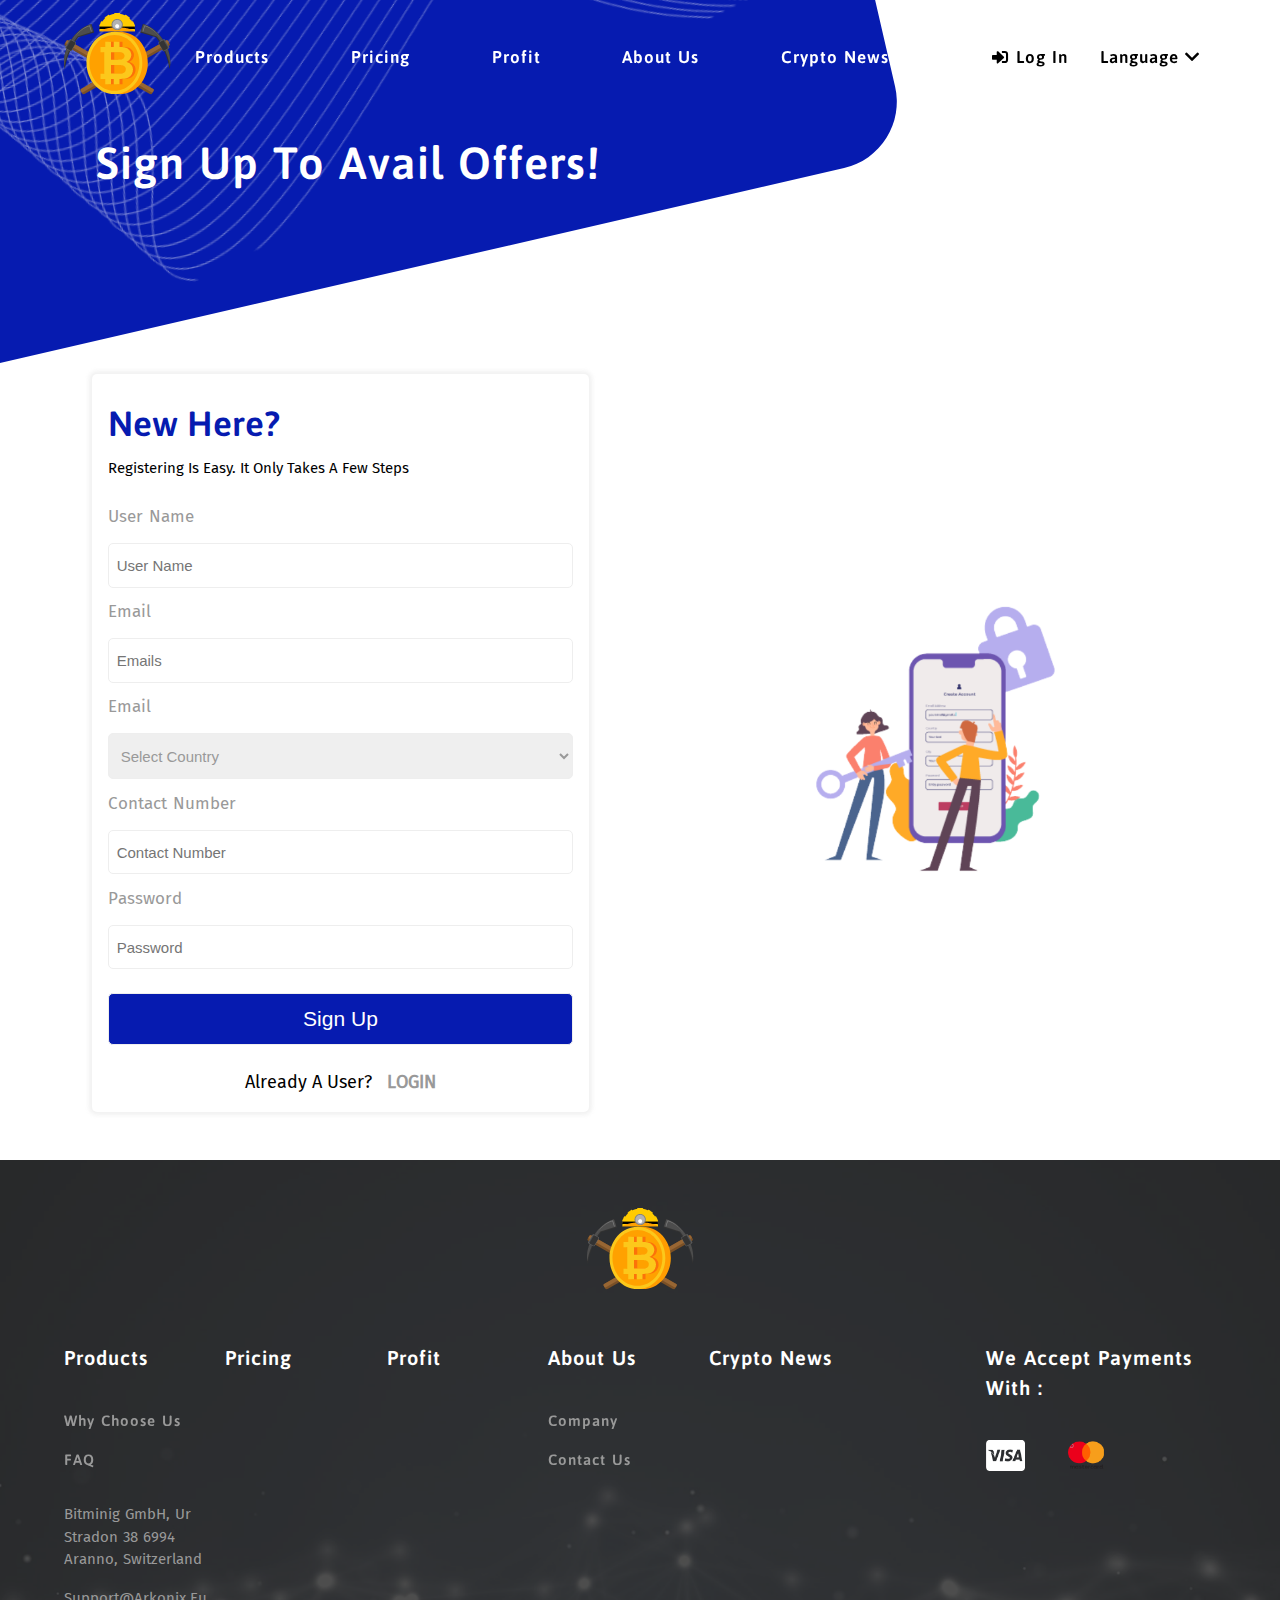
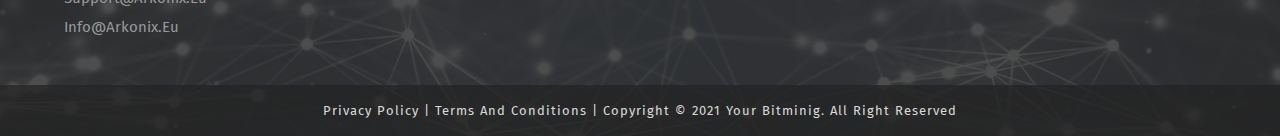
<file: signup.html>
<!DOCTYPE html>
<html lang="en">
<head>
    <meta charset="UTF-8">
    <meta http-equiv="X-UA-Compatible" content="IE=edge">
    <meta name="viewport" content="width=device-width, initial-scale=1.0">
    <title>Arkonix</title>
    <link rel="stylesheet" href="css/animate.css">
    <link rel="stylesheet" href="css/style.css">
    <link rel="stylesheet" href="fonts/stylesheet.css">
    <link rel="stylesheet" href="css/fontawesome-free-5.15.1-web/css/all.css">
    <link rel="shortcut icon" href="image/logo.png" type="image/x-icon">
    <link rel="stylesheet" href="css/Hover-master/css/hover-min.css">
</head>
<body>
    <main class="BTC-Main-Wrapper Login-Wrapper Signup-Wrapper">
        <header>
            <div class="container">
                <div class="header-content">
                    <div class="logo">
                        <a href="index.html" title="Logo"><img src="image/logo.png" alt="img"></a>
                    </div>
                    <nav>
                        <div class="nav-item-wrp">
                            <div class="L01 nav-cmn">
                                <ul>
                                    <li class="hvr-underline-from-center Product-wrp"><a href="#">Products</a>
                                     </li>
                                     <!-- product---item -->
                                     <div class="Product-List">
                                       <div class="Product-child">
                                        <div class="F-item01 item-cmn">
                                            <div class="list-heading"> 
                                                <h2>OUR MINING PLANS:</h2>
                                           </div>
                                           <ul>
                                              <li class="List_new02"><a href="javascript:void(0)" title="BTC"><img class="img" src="image/b1.png" alt="img">Bitcoin</a></li>
                                              <li class="List_new02"><a href="bch.html" title="BCH"><img class="img" src="image/b2.png" alt="img">Bitcoin Cash</a></li>
                                          </ul>
                                         </div>
                                         <div class="F-item02 item-cmn">
                                              <div class="list-heading"> 
                                                  <h2>OUR MINING PLANS:</h2>
                                             </div>
                                            <ul>
                                                <li><a href="javascript:void(0)">FAQ</a></li>
                                                <li><a href="javascript:void(0)">WHY CHOOSE US</a></li>
                                            </ul>
                                         </div>
                                       </div>
                                    </div>
                                     <!-- product--item---end--here -->
                                    <li class="hvr-underline-from-center"><a href="#">Pricing</a></li>
                                    <li class="hvr-underline-from-center"><a href="#">Profit</a></li>
                                    <li class="hvr-underline-from-center"><a href="#">About Us</a></li>
                                    <li class="hvr-underline-from-center"><a href="#">Crypto News</a></li>
                                </ul>
                            </div>
                            <div class="R01 nav-cmn">
                                <ul> 
                                    <li class="hvr-underline-from-center"><a href="#" title="Log in" ><i class="fas fa-sign-in-alt"></i> Log in</a></li>
                                    <li class="hvr-underline-from-center Language"><a href="#" title="Select Language">Language <i class="fas fa-chevron-down"></i></a></li> 
                                </ul>
                                <div class="lang-model">
                                    <ul>
                                      <li><a href="#">English</a></li>
                                      <li><a href="#">Hindi (हिन्दी)</a></li>
                                      <li><a href="#">Arabic </a></li>
                                    </ul>
                                </div>
                            </div>
                        </div>
                    </nav>
                </div>
            </div>
        </header> 
      <!-- Banner -->
      <section class="Banner-Wrapper Btc-banner">
        <figure class="bg-banr">
        <a href="index.html">   <img src="image/wave.png" alt="img"></a> 
        </figure>
        <div class="container">
            <div class="Banner-content">
                <div class="Bnr-Lft Bnr-cmn01">
                    <h2> Sign Up to avail offers!</h2>
                </div> 
            </div>
        </div>
      </section>
  <!--Login--form-->
 <div class="Login-wrp SignUp-wrp">
     <div class="container">
         <div class="Login-content">
             <div class="Log01 Log-cmn">
                 <form  >
                     <div class="form-item-wrp">
                         <div class="Form-heading">
                             <h2>New here?</h2>
                             <p>Registering is easy. It only takes a few steps </p>
                         </div>
                         <div class="form-item1 form-itemCmn">
                            <label for="#">User Name</label>
                            <input type="text" name="user1" id="user1" placeholder="User Name" required>
                         </div>
                         <div class="form-item2 form-itemCmn">
                            <label for="#">Email</label>
                            <input type="text" name="email1" id="email" placeholder="Emails" required>
                         </div>
                         <div class="form-item3 form-itemCmn">
                            <label for="#">Email</label>
                            <select name="Select1" id="Select1">
                                <option value="">Select Country</option>
                                <option value="Australia">Australia</option>
                                <option value="Canada">Canada</option>
                                <option value="Colombia">Colombia</option>
                                <option value="Egypt">Egypt</option>
                                <option value="Italy">Italy</option>
                                <option value="India">India</option>
                                <option value="Iceland">Iceland</option>
                                <option value="Hong Kong">Hong Kong</option>
                            </select>
                          </div>
                          <div class="form-item4 form-itemCmn">
                            <label for="#">Contact Number</label>
                            <input type="number" name="number2" id="Number2" placeholder="Contact Number" required >
                         </div>
                         <div class="form-item5 form-itemCmn">
                            <label for="#">Password</label>
                            <input type="password" name="password" id="password1" placeholder="Password" required>
                         </div>
                         <div class="form-item6 form-itemCmn"> 
                             <input type="submit" id="Submit1" value="Sign up">
                         </div>
                     </div>
                     <div class="form-btn"> 
                         <p>Already a User? <a href="login.html">&nbsp; LOGIN </a></p>
                         
                     </div>
                 </form>
             </div>
             <div class="Log02 Log-cmn">
                 <figure>
                     <img src="image/signup.png" alt="img">
                 </figure>
             </div>
         </div>
     </div>
 </div>

  <!-- Log--in-form----end--here -->
 
     <footer>
         <div class="container">
             <div class="footer-content-wrp">
                 <div class="Ft-logo-heading">
                     <a href="javascript:void(0)"><img src="image/logo.png" alt="img"></a>
                 </div>
                <div class="footer-cnt">
                    <div class="Ft-left Ft-Wrp">
                        <div class="Ft1 Ft-cmn01">
                            <div class="Ft-head">
                                <h2>Products</h2>
                            </div>
                            <ul>
                                <li><a href="#" class="hvr-underline-from-left">Why Choose Us</a></li>
                                <li><a href="#" class="hvr-underline-from-left">FAQ</a></li>
                            </ul>
                            <address>
                                <p>
                                    Bitminig GmbH, Ur Stradon 38 6994 Aranno, Switzerland
                                </p>
                                <a href="#">support@arkonix.eu</a>
                                <a href="#">info@arkonix.eu</a>
                            </address>
                        </div>
                        <div class="Ft2 Ft-cmn01">
                            <div class="Ft-head">
                                <h2>Pricing</h2>
                            </div>
                        </div>
                        <div class="Ft3 Ft-cmn01">
                            <div class="Ft-head">
                                <h2>Profit</h2>
                            </div>
                        </div>
                        <div class="Ft4 Ft-cmn01">
                            <div class="Ft-head">
                                <h2>About Us</h2>
                            </div>
                            <ul>
                                <li><a href="#" class="hvr-underline-from-left">Company  </a></li>
                                <li><a href="#" class="hvr-underline-from-left">Contact Us</a></li>
                            </ul>
                        </div>
                        <div class="Ft5 Ft-cmn01">
                            <div class="Ft-head">
                                <h2>Crypto News</h2>
                            </div>
                        </div>
                    </div>
                    <div class="Ft-Right">
                        <div class="Ft6 Ft-cmn01">
                            <div class="Ft-head">
                                <h2>We accept payments with :</h2>
                            </div>
                            <div class="social-wrp">
                                <figure>
                                   <a href="javascript:void(0)"><img src="image/v01.png" alt="img"></a> </figure>
                                <figure>
                                  <a href="javascript:void(0)"> <img src="image/v2.png" alt="img"></a> </figure>
                            </div>
                        </div>
                    </div>
                </div>
             </div>
         </div>
         <div class="copyright-wrp">
             <div class="container">
                 <div class="copyright-content">
                     <p><a href="#">Privacy Policy</a> |    <a href="#">Terms and Conditions</a>  |  Copyright © 2021 Your Bitminig. All Right Reserved</p>
                 </div>
             </div>
         </div>
     </footer>
    </main>


    <!--script---sectionn-->
    <script src="js/jquery.min.js"></script>
    <script src="js/jquery-ui.min.js"></script>
    <script src="js/main.js"></script>
    <script src="js/aos.js"></script>
    <script src="js/wow.min.js"></script> 
    <scripts src="js/vanilla-tilt.babel.min.js"></script>
</body>
</html>
</file>
<file: css/style.css>
* {
  margin: 0;
  padding: 0;
  -webkit-box-sizing: border-box;
          box-sizing: border-box;
}

html, body, div, span, applet, object, iframe,
h1, h2, h3, h4, h5, h6, p, blockquote, pre,
a, abbr, acronym, address, big, cite, code,
del, dfn, em, img, ins, kbd, q, s, samp,
small, strike, strong, sub, sup, tt, var,
b, u, i, center,
dl, dt, dd, ol, ul, li,
fieldset, form, label, legend,
table, caption, tbody, tfoot, thead, tr, th, td,
article, aside, canvas, details, embed,
figure, figcaption, footer, header, hgroup,
menu, nav, output, ruby, section, summary,
time, mark, audio, video {
  margin: 0;
  padding: 0;
  border: 0;
  font-size: 100%;
  font: inherit;
  vertical-align: baseline;
}

body {
  font-size: 15px;
  color: #000000;
  background: #fff;
  font-family: 'FiraSans-Regular';
  line-height: 1.5;
}

html {
  scroll-behavior: smooth;
}

table {
  border-collapse: collapse;
  border-spacing: 0;
}

h1, h2, h3, h4, h5, h6, li {
  font-family: 'Asap-SemiBold';
}

p {
  font-family: 'FiraSans-Regular';
}

li {
  list-style-type: none;
}

@-webkit-keyframes backgrdanime {
  0% {
    width: 0;
    background-position-x: -300px;
    -webkit-transition: all .3s ease-in-out;
    transition: all .3s ease-in-out;
  }
  99% {
    width: 100%;
    background-position-x: 300px;
    -webkit-transition: all .3s ease-in-out;
    transition: all .3s ease-in-out;
  }
  100% {
    opacity: 0;
    -webkit-transition: all .3s ease-in-out;
    transition: all .3s ease-in-out;
  }
}

@keyframes backgrdanime {
  0% {
    width: 0;
    background-position-x: -300px;
    -webkit-transition: all .3s ease-in-out;
    transition: all .3s ease-in-out;
  }
  99% {
    width: 100%;
    background-position-x: 300px;
    -webkit-transition: all .3s ease-in-out;
    transition: all .3s ease-in-out;
  }
  100% {
    opacity: 0;
    -webkit-transition: all .3s ease-in-out;
    transition: all .3s ease-in-out;
  }
}

.container {
  width: 90%;
  margin: 0 auto;
}

main header {
  width: 100%;
  padding: .8rem 0;
}

main header .header-content {
  display: -webkit-box;
  display: -ms-flexbox;
  display: flex;
  -webkit-box-pack: center;
      -ms-flex-pack: center;
          justify-content: center;
  -webkit-box-align: center;
      -ms-flex-align: center;
          align-items: center;
  -ms-flex-wrap: wrap;
      flex-wrap: wrap;
  -webkit-box-pack: justify;
      -ms-flex-pack: justify;
          justify-content: space-between;
}

main header .header-content .logo img {
  max-width: 100%;
}

main header .header-content nav {
  width: 90%;
}

main header .header-content nav .nav-item-wrp {
  display: -webkit-box;
  display: -ms-flexbox;
  display: flex;
  -webkit-box-pack: center;
      -ms-flex-pack: center;
          justify-content: center;
  -webkit-box-align: center;
      -ms-flex-align: center;
          align-items: center;
  -ms-flex-wrap: wrap;
      flex-wrap: wrap;
  -webkit-box-pack: justify;
      -ms-flex-pack: justify;
          justify-content: space-between;
}

main header .header-content nav .nav-item-wrp .L01 {
  width: 70%;
}

main header .header-content nav .nav-item-wrp .L01 ul {
  position: relative;
}

main header .header-content nav .nav-item-wrp .L01 ul li {
  -webkit-transition: all 0.3s ease-in-out;
  transition: all 0.3s ease-in-out;
}

main header .header-content nav .nav-item-wrp .L01 ul li:hover {
  -webkit-transition: all 0.3s ease-in-out;
  transition: all 0.3s ease-in-out;
}

main header .header-content nav .nav-item-wrp .L01 .Product-active {
  background: #fff;
  border-top-left-radius: 5px;
  border-top-right-radius: 5px;
}

main header .header-content nav .nav-item-wrp .L01 .Product-active a {
  color: #061BB0 !important;
}

main header .header-content nav .nav-item-wrp .L01 .Product-List {
  position: absolute;
  background: #ffffff;
  border-right: 1px solid #999999a6;
  border-bottom-left-radius: 5px;
  border-bottom-right-radius: 5px;
  top: 40px;
  left: 0;
  z-index: 5;
  width: 90%;
  display: none;
}

main header .header-content nav .nav-item-wrp .L01 .Product-List .Product-child {
  display: -webkit-box;
  display: -ms-flexbox;
  display: flex;
  -webkit-box-pack: center;
      -ms-flex-pack: center;
          justify-content: center;
  -webkit-box-align: center;
      -ms-flex-align: center;
          align-items: center;
  -ms-flex-wrap: wrap;
      flex-wrap: wrap;
  -webkit-box-align: initial;
      -ms-flex-align: initial;
          align-items: initial;
  -webkit-box-pack: justify;
      -ms-flex-pack: justify;
          justify-content: space-between;
  -webkit-box-shadow: 0 5px 7px -2px #d6d6d6ba;
          box-shadow: 0 5px 7px -2px #d6d6d6ba;
  border-bottom-right-radius: 5px;
  border-bottom-left-radius: 5px;
}

main header .header-content nav .nav-item-wrp .L01 .Product-List .Product-child .F-item01 {
  padding: 0 0 0 .8rem;
  border-right: 1px solid #99999924;
}

main header .header-content nav .nav-item-wrp .L01 .Product-List .Product-child .item-cmn {
  width: 48%;
}

main header .header-content nav .nav-item-wrp .L01 .Product-List .Product-child .item-cmn .list-heading {
  padding: .8rem 0;
}

main header .header-content nav .nav-item-wrp .L01 .Product-List .Product-child .item-cmn .list-heading h2 {
  font-size: 1.2em;
  font-weight: bold;
  color: #222;
}

main header .header-content nav .nav-item-wrp .L01 .Product-List .Product-child .item-cmn ul {
  display: block !important;
}

main header .header-content nav .nav-item-wrp .L01 .Product-List .Product-child .item-cmn ul li {
  display: block !important;
  padding: 0.5rem 0 !important;
}

main header .header-content nav .nav-item-wrp .L01 .Product-List .Product-child .item-cmn ul li a {
  color: #2d2d2d;
  display: -webkit-box;
  display: -ms-flexbox;
  display: flex;
  -webkit-box-pack: center;
      -ms-flex-pack: center;
          justify-content: center;
  -webkit-box-align: center;
      -ms-flex-align: center;
          align-items: center;
  -ms-flex-wrap: wrap;
      flex-wrap: wrap;
  -webkit-box-pack: start;
      -ms-flex-pack: start;
          justify-content: flex-start;
  font-size: 16px;
  -webkit-transition: all 0.3s ease-in-out;
  transition: all 0.3s ease-in-out;
}

main header .header-content nav .nav-item-wrp .L01 .Product-List .Product-child .item-cmn ul li a img {
  width: 20px;
  height: 20px;
  -o-object-fit: contain;
     object-fit: contain;
  -webkit-filter: contrast(0);
          filter: contrast(0);
  -webkit-transition: all 0.3s ease-in-out;
  transition: all 0.3s ease-in-out;
  margin: 0 1rem 0 0;
}

main header .header-content nav .nav-item-wrp .L01 .Product-List .Product-child .item-cmn ul li a:hover {
  color: #061BB0;
  -webkit-transition: all 0.3s ease-in-out;
  transition: all 0.3s ease-in-out;
  padding-left: 5px;
}

main header .header-content nav .nav-item-wrp .L01 .Product-List .Product-child .item-cmn ul li a:hover .img {
  -webkit-filter: contrast(1);
          filter: contrast(1);
  -webkit-transition: all 0.3s ease-in-out;
  transition: all 0.3s ease-in-out;
  -webkit-transform: scale(1.1);
          transform: scale(1.1);
}

main header .header-content nav .nav-item-wrp .R01 {
  width: 25%;
  position: relative;
}

main header .header-content nav .nav-item-wrp .R01 ul {
  -webkit-box-pack: end !important;
      -ms-flex-pack: end !important;
          justify-content: flex-end !important;
}

main header .header-content nav .nav-item-wrp .R01 ul li a {
  color: #000 !important;
  -webkit-transition: all 0.3s ease-in-out;
  transition: all 0.3s ease-in-out;
}

main header .header-content nav .nav-item-wrp .R01 ul li a:hover {
  -webkit-transition: all 0.3s ease-in-out;
  transition: all 0.3s ease-in-out;
  color: #061BB0 !important;
}

main header .header-content nav .nav-item-wrp .R01 .lang-wrp {
  -webkit-transition: all 0.3s ease-in-out;
  transition: all 0.3s ease-in-out;
}

main header .header-content nav .nav-item-wrp .R01 .lang-wrp .fa-chevron-down {
  -webkit-transform: rotate(180deg);
          transform: rotate(180deg);
  -webkit-transition: all 0.3s ease-in-out;
  transition: all 0.3s ease-in-out;
}

main header .header-content nav .nav-item-wrp .R01 .lang-model {
  position: absolute;
  right: 19px;
  background: #061BB0;
  width: 160px;
  z-index: 5;
  border-radius: 5px;
  display: none;
  -webkit-box-shadow: 0 2px 3px 1px #7f7f7f;
          box-shadow: 0 2px 3px 1px #7f7f7f;
}

main header .header-content nav .nav-item-wrp .R01 .lang-model ul {
  display: block !important;
}

main header .header-content nav .nav-item-wrp .R01 .lang-model ul li {
  display: block !important;
  padding: 0.6rem 1rem !important;
  -webkit-transition: all 0.3s ease-in-out;
  transition: all 0.3s ease-in-out;
  border-bottom: 1px solid #ffffff6e;
}

main header .header-content nav .nav-item-wrp .R01 .lang-model ul li:hover {
  -webkit-transition: all 0.3s ease-in-out;
  transition: all 0.3s ease-in-out;
  padding-left: 1.3rem !important;
  background: #7f7f7f;
  color: #061bb0;
}

main header .header-content nav .nav-item-wrp .R01 .lang-model ul li a {
  color: #ffffff !important;
  font-size: 15px;
}

main header .header-content nav .nav-item-wrp .hvr-underline-from-center::before {
  background: #ffffff;
  height: 2px;
}

main header .header-content nav .nav-item-wrp .nav-cmn ul {
  display: -webkit-box;
  display: -ms-flexbox;
  display: flex;
  -webkit-box-pack: center;
      -ms-flex-pack: center;
          justify-content: center;
  -webkit-box-align: center;
      -ms-flex-align: center;
          align-items: center;
  -ms-flex-wrap: wrap;
      flex-wrap: wrap;
  -webkit-box-pack: justify;
      -ms-flex-pack: justify;
          justify-content: space-between;
}

main header .header-content nav .nav-item-wrp .nav-cmn ul li {
  padding: .5rem 1rem;
}

main header .header-content nav .nav-item-wrp .nav-cmn ul li a {
  font-size: 1.1em;
  text-decoration: none;
  text-transform: capitalize;
  line-height: 1.5;
  letter-spacing: 1px;
  word-spacing: 1px;
  color: #ffffff;
}

main .Banner-Wrapper {
  width: 100%;
  position: relative;
}

main .Banner-Wrapper .bg-banr {
  position: absolute;
  right: 35vw;
  bottom: 0;
  width: 100vmax;
  min-width: 680px;
  height: 100vmax;
  min-height: 680px;
  border-radius: 68px;
  overflow: hidden;
  -webkit-transform: rotate(-13deg);
          transform: rotate(-13deg);
  background: #061BB0;
  z-index: -1;
}

main .Banner-Wrapper .bg-banr img {
  width: 100%;
  position: absolute;
  top: auto;
  bottom: 0px;
  right: -115px;
  height: auto;
  -webkit-transform: rotate(1deg);
          transform: rotate(1deg);
  mix-blend-mode: hard-light;
  -webkit-filter: opacity(0.5);
          filter: opacity(0.5);
  -webkit-animation: imgainme 24s linear infinite;
          animation: imgainme 24s linear infinite;
}

@-webkit-keyframes imgainme {
  0%, 100% {
    -webkit-transform: translateX(80px);
            transform: translateX(80px);
    -webkit-transition: all 0.3s ease-in-out;
    transition: all 0.3s ease-in-out;
    right: -200px;
  }
  50% {
    -webkit-transition: all 0.3s ease-in-out;
    transition: all 0.3s ease-in-out;
    -webkit-transform: translateX(-80px);
            transform: translateX(-80px);
  }
}

@keyframes imgainme {
  0%, 100% {
    -webkit-transform: translateX(80px);
            transform: translateX(80px);
    -webkit-transition: all 0.3s ease-in-out;
    transition: all 0.3s ease-in-out;
    right: -200px;
  }
  50% {
    -webkit-transition: all 0.3s ease-in-out;
    transition: all 0.3s ease-in-out;
    -webkit-transform: translateX(-80px);
            transform: translateX(-80px);
  }
}

main .Banner-Wrapper .Banner-content {
  display: -webkit-box;
  display: -ms-flexbox;
  display: flex;
  -webkit-box-pack: center;
      -ms-flex-pack: center;
          justify-content: center;
  -webkit-box-align: center;
      -ms-flex-align: center;
          align-items: center;
  -ms-flex-wrap: wrap;
      flex-wrap: wrap;
  -webkit-box-pack: justify;
      -ms-flex-pack: justify;
          justify-content: space-between;
}

main .Banner-Wrapper .Banner-content .Bnr-Lft {
  width: 70%;
}

main .Banner-Wrapper .Banner-content .Bnr-Lft h1, main .Banner-Wrapper .Banner-content .Bnr-Lft h2 {
  font-size: 4em;
  font-weight: bolder;
  text-transform: capitalize;
  letter-spacing: 1px;
  word-spacing: 2px;
  color: #ffffff;
  line-height: 1.5;
}

main .Banner-Wrapper .Banner-content .Bnr-Lft .price-cmn {
  display: none;
}

main .Banner-Wrapper .Banner-content .Bnr-Lft p {
  font-size: 1.1em;
  text-transform: capitalize;
  color: #ffffff;
  line-height: 1.5;
  padding: 1rem 3rem 1rem 0;
  word-spacing: 1px;
  letter-spacing: 1px;
}

main .Banner-Wrapper .Banner-content .Bnr-Lft a {
  background: #ffffff;
  padding: 1rem 2.5rem 1rem 1.5rem;
  text-transform: capitalize;
  color: #061BB0;
  font-weight: bold;
  border-radius: 5px;
  display: inline-block;
  font-size: 1.5em;
  -webkit-transition: all 0.3s ease-in-out;
  transition: all 0.3s ease-in-out;
  text-decoration: none;
  margin: 1rem 0 0;
}

main .Banner-Wrapper .Banner-content .Bnr-Lft a:hover {
  -webkit-transition: all 0.3s ease-in-out;
  transition: all 0.3s ease-in-out;
  background: transparent;
  border-top-left-radius: 50px;
  border-bottom-right-radius: 50px;
  border: 2px solid #ffffff;
  color: #ffffff;
}

main .Banner-Wrapper .Banner-content .Bnr-Lft a i.fas.fa-arrow-right {
  padding: .5rem;
  margin: 0 .5rem 0 0;
  background: #061bb0;
  border-radius: 50%;
  color: #fff;
  font-size: 16px;
}

main .Banner-Wrapper .Banner-content .Bnr-Lft .hvr-shutter-out-horizontal:hover {
  color: #ffffff;
  -webkit-transition: all 0.3s ease-in-out;
  transition: all 0.3s ease-in-out;
}

main .Banner-Wrapper .Banner-content .Bnr-Lft .hvr-shutter-out-horizontal::before {
  background: #061BB0;
  border-radius: 5px;
  color: #ffffff !important;
}

main .Banner-Wrapper .Banner-content .Bnr-Rgt {
  width: 30%;
}

main .Banner-Wrapper .Banner-content .Bnr-Rgt .unorder01 {
  -webkit-box-pack: end;
      -ms-flex-pack: end;
          justify-content: flex-end;
  text-align: right;
  width: 45px;
  margin: 0 0 auto auto;
}

main .Banner-Wrapper .Banner-content .Bnr-Rgt .unorder01 li {
  display: block;
  padding: .5rem 0;
}

main .Banner-Wrapper .Banner-content .Bnr-Rgt .unorder01 li a {
  width: 45px;
  height: 45px;
  display: inline-block;
}

main .Banner-Wrapper .Banner-content .Bnr-Rgt .unorder01 li a img {
  width: 35px;
  height: 35px;
  -o-object-fit: contain;
     object-fit: contain;
  -webkit-filter: contrast(0);
          filter: contrast(0);
  -webkit-transition: all 0.3s ease-in-out;
  transition: all 0.3s ease-in-out;
}

main .Banner-Wrapper .Banner-content .Bnr-Rgt .unorder01 li a img:hover {
  -webkit-filter: opacity(0.58);
          filter: opacity(0.58);
  -webkit-transition: all 0.3s ease-in-out;
  transition: all 0.3s ease-in-out;
}

main .Banner-Wrapper .Banner-content .Bnr-Rgt .unorder01 .List_active a img {
  -webkit-filter: contrast(1) drop-shadow(0px 0px 3px #061bb05e);
          filter: contrast(1) drop-shadow(0px 0px 3px #061bb05e);
  -webkit-transition: all 0.3s ease-in-out;
  transition: all 0.3s ease-in-out;
  -webkit-transform: scale(1.1);
          transform: scale(1.1);
}

main .Banner-Wrapper .Banner-content .Bnr-Rgt .payment-wrp {
  display: -webkit-box;
  display: -ms-flexbox;
  display: flex;
  -webkit-box-pack: center;
      -ms-flex-pack: center;
          justify-content: center;
  -webkit-box-align: center;
      -ms-flex-align: center;
          align-items: center;
  -ms-flex-wrap: wrap;
      flex-wrap: wrap;
  -webkit-box-pack: justify;
      -ms-flex-pack: justify;
          justify-content: space-between;
  padding: 1.5rem 0 0;
}

main .Banner-Wrapper .Banner-content .Bnr-Rgt .payment-wrp li {
  list-style-type: none;
}

main .Banner-Wrapper .Banner-content .Bnr-Rgt .payment-wrp li p {
  font-size: 1.1em;
  line-height: 1.5;
  letter-spacing: 1px;
  word-spacing: 1px;
  color: #222;
  text-transform: capitalize;
  padding-left: 3rem;
  -webkit-transition: all 0.3s ease-in-out;
  transition: all 0.3s ease-in-out;
}

main .Banner-Wrapper .Banner-content .Bnr-Rgt .payment-wrp li p:hover {
  color: #999;
  -webkit-transition: all 0.3s ease-in-out;
  transition: all 0.3s ease-in-out;
}

main .Banner-Wrapper .Banner-content .Bnr-Rgt .payment-wrp li img {
  max-width: 84%;
  -webkit-transition: all 0.3s ease-in-out;
  transition: all 0.3s ease-in-out;
}

main .Banner-Wrapper .Banner-content .Bnr-Rgt .payment-wrp li img:hover {
  -webkit-transition: all 0.3s ease-in-out;
  transition: all 0.3s ease-in-out;
  -webkit-transform: scale(1.1);
          transform: scale(1.1);
}

main .Banner-Wrapper .Banner-content .Bnr-Rgt .payment-wrp li:nth-child(1) {
  width: 70%;
}

main .Banner-Wrapper .Banner-content .Bnr-Rgt .payment-wrp li:nth-child(2), main .Banner-Wrapper .Banner-content .Bnr-Rgt .payment-wrp li:nth-child(3) {
  width: 10%;
}

main .Market-Strategy_wrapper {
  padding: 5rem 0 0;
  width: 100%;
}

main .Market-Strategy_wrapper .Market-Str-content {
  width: 100%;
  border: 1px solid #000;
  border-radius: 5px;
  padding: 0 1rem;
}

main .Market-Strategy_wrapper .Market-Str-content .Mrt-heading {
  padding: 1rem 2rem;
  -webkit-clip-path: polygon(0% 0%, 100% 0%, 100% 35%, 96% 50%, 100% 65%, 100% 100%, 0% 100%, 0% 65%, 4% 50%, 0% 35%);
          clip-path: polygon(0% 0%, 100% 0%, 100% 35%, 96% 50%, 100% 65%, 100% 100%, 0% 100%, 0% 65%, 4% 50%, 0% 35%);
  background: #060606;
  width: 50%;
  -webkit-transform: translateY(-28px);
          transform: translateY(-28px);
}

main .Market-Strategy_wrapper .Market-Str-content .Mrt-heading h2 {
  font-size: 1em;
  text-transform: capitalize;
  letter-spacing: 1px;
  word-spacing: 1px;
  text-align: center;
  color: #ffffff;
}

main .Market-Strategy_wrapper .Market-Str-content .Mrt-Cnt_wrp {
  display: -webkit-box;
  display: -ms-flexbox;
  display: flex;
  -webkit-box-pack: center;
      -ms-flex-pack: center;
          justify-content: center;
  -webkit-box-align: center;
      -ms-flex-align: center;
          align-items: center;
  -ms-flex-wrap: wrap;
      flex-wrap: wrap;
  justify-content: center;
}

main .Market-Strategy_wrapper .Market-Str-content .Mrt-Cnt_wrp .Mrt-cmn02 {
  width: 32%;
  margin: 0 auto;
  text-align: center;
}

main .Market-Strategy_wrapper .Market-Str-content .Mrt-Cnt_wrp .Mrt-cmn02 h2 {
  font-size: 1.3em;
  line-height: 1.5;
  letter-spacing: 1px;
  word-spacing: 1px;
  color: #061BB0;
  text-transform: capitalize;
  display: -webkit-box;
  display: -ms-flexbox;
  display: flex;
  -webkit-box-pack: center;
      -ms-flex-pack: center;
          justify-content: center;
  -webkit-box-align: center;
      -ms-flex-align: center;
          align-items: center;
  -ms-flex-wrap: wrap;
      flex-wrap: wrap;
  padding: 0 0 1rem;
}

main .Market-Strategy_wrapper .Market-Str-content .Mrt-Cnt_wrp .Mrt-cmn02 h2 span {
  width: 35px;
  height: 35px;
  border: 1px solid #061BB0;
  display: inline-block;
  border-radius: 50%;
  text-align: center;
  margin: 0 .8rem 0 0;
  display: -webkit-box;
  display: -ms-flexbox;
  display: flex;
  -webkit-box-pack: center;
      -ms-flex-pack: center;
          justify-content: center;
  -webkit-box-align: center;
      -ms-flex-align: center;
          align-items: center;
  -ms-flex-wrap: wrap;
      flex-wrap: wrap;
  -webkit-animation: borderanime 4s linear infinite;
          animation: borderanime 4s linear infinite;
}

@-webkit-keyframes borderanime {
  0%, 100% {
    -webkit-transition: all 0.3s ease-in-out;
    transition: all 0.3s ease-in-out;
    -webkit-box-shadow: inset 0 0 6px 0px #061bb0;
            box-shadow: inset 0 0 6px 0px #061bb0;
  }
  50% {
    -webkit-transition: all 0.3s ease-in-out;
    transition: all 0.3s ease-in-out;
    -webkit-box-shadow: inset 0 0 10px 5px #061bb0;
            box-shadow: inset 0 0 10px 5px #061bb0;
  }
}

@keyframes borderanime {
  0%, 100% {
    -webkit-transition: all 0.3s ease-in-out;
    transition: all 0.3s ease-in-out;
    -webkit-box-shadow: inset 0 0 6px 0px #061bb0;
            box-shadow: inset 0 0 6px 0px #061bb0;
  }
  50% {
    -webkit-transition: all 0.3s ease-in-out;
    transition: all 0.3s ease-in-out;
    -webkit-box-shadow: inset 0 0 10px 5px #061bb0;
            box-shadow: inset 0 0 10px 5px #061bb0;
  }
}

main .Market-Strategy_wrapper .Market-Str-content .Mrt-Cnt_wrp .Mrt-cmn02 figure img {
  max-width: 100%;
  -webkit-transition: all 0.3s ease-in-out;
  transition: all 0.3s ease-in-out;
  -webkit-animation: imgaime 3s linear infinite;
          animation: imgaime 3s linear infinite;
}

main .Market-Strategy_wrapper .Market-Str-content .Mrt-Cnt_wrp .Mrt-cmn02 figure img:hover {
  -webkit-animation-play-state: paused;
          animation-play-state: paused;
  -webkit-transition: all 0.3s ease-in-out;
  transition: all 0.3s ease-in-out;
}

@-webkit-keyframes imgaime {
  0%, 100% {
    -webkit-transform: translateY(3px);
            transform: translateY(3px);
    -webkit-transition: all 0.3s ease-in-out;
    transition: all 0.3s ease-in-out;
  }
  50% {
    -webkit-transform: translateY(-3px);
            transform: translateY(-3px);
    -webkit-transition: all 0.3s ease-in-out;
    transition: all 0.3s ease-in-out;
    -webkit-filter: drop-shadow(1px 1px 4px #919191);
            filter: drop-shadow(1px 1px 4px #919191);
  }
}

@keyframes imgaime {
  0%, 100% {
    -webkit-transform: translateY(3px);
            transform: translateY(3px);
    -webkit-transition: all 0.3s ease-in-out;
    transition: all 0.3s ease-in-out;
  }
  50% {
    -webkit-transform: translateY(-3px);
            transform: translateY(-3px);
    -webkit-transition: all 0.3s ease-in-out;
    transition: all 0.3s ease-in-out;
    -webkit-filter: drop-shadow(1px 1px 4px #919191);
            filter: drop-shadow(1px 1px 4px #919191);
  }
}

main .Currency_Wrapper {
  width: 100%;
  padding: 2.5rem 0 1rem;
}

main .Currency_Wrapper .Currency-content .Currency-heading {
  width: 100%;
  text-align: center;
  display: -webkit-box;
  display: -ms-flexbox;
  display: flex;
  -webkit-box-pack: center;
      -ms-flex-pack: center;
          justify-content: center;
  -webkit-box-align: center;
      -ms-flex-align: center;
          align-items: center;
  -ms-flex-wrap: wrap;
      flex-wrap: wrap;
}

main .Currency_Wrapper .Currency-content .Currency-heading h2 {
  font-size: 1.2em;
  text-transform: capitalize;
  color: #000;
  padding: 0 1rem 0 0;
}

main .Currency_Wrapper .Currency-content .Currency-heading label select {
  padding: .8rem 1rem;
  border-radius: 5px;
  border: 1px solid #2222220d;
  font-size: 1.3em;
  cursor: pointer;
  background: #eee;
  -webkit-box-shadow: inset 0 0 4px 2px #17171729;
          box-shadow: inset 0 0 4px 2px #17171729;
  -webkit-transition: all 0.3s ease-in-out;
  transition: all 0.3s ease-in-out;
}

main .Currency_Wrapper .Currency-content .Currency-heading label select:hover {
  -webkit-transition: all 0.3s ease-in-out;
  transition: all 0.3s ease-in-out;
  -webkit-box-shadow: 0 0 4px 2px #17171729;
          box-shadow: 0 0 4px 2px #17171729;
}

main .Currency_Wrapper .Currency-content .Currency-heading label select option {
  padding: .9rem .2rem;
  font-size: 1.1rem;
  text-transform: capitalize;
  line-height: 1.5;
  letter-spacing: 1px;
  word-spacing: 1px;
  margin: .5rem 0;
}

main .Currency_Wrapper .Currency-content .Currency-Cnt-wrp .Currency-unorder {
  display: -webkit-box;
  display: -ms-flexbox;
  display: flex;
  -webkit-box-pack: center;
      -ms-flex-pack: center;
          justify-content: center;
  -webkit-box-align: center;
      -ms-flex-align: center;
          align-items: center;
  -ms-flex-wrap: wrap;
      flex-wrap: wrap;
  -webkit-box-pack: justify;
      -ms-flex-pack: justify;
          justify-content: space-between;
  padding: 2.5rem 0;
}

main .Currency_Wrapper .Currency-content .Currency-Cnt-wrp .Currency-unorder .C-item-cmn01 {
  width: 23%;
  padding: .7rem .9rem;
  background: #D9D9D9;
  text-align: center;
  border-radius: 5px;
  cursor: pointer;
}

main .Currency_Wrapper .Currency-content .Currency-Cnt-wrp .Currency-unorder .C-item-cmn01 h2 {
  font-size: 1.4em;
  line-height: 1.5;
  letter-spacing: 1px;
  word-spacing: 1px;
  text-transform: uppercase;
}

main .Currency_Wrapper .Currency-content .Currency-Cnt-wrp .Currency-unorder .C-item-cmn01 h3 {
  padding: .5rem 0;
  font-size: 1.2em;
  line-height: 1.5;
  letter-spacing: 1px;
  word-spacing: 1px;
  text-transform: uppercase;
}

main .Currency_Wrapper .Currency-content .Currency-Cnt-wrp .Currency-unorder .C-item-cmn01 h3 sup {
  font-size: 14px;
  vertical-align: super;
  text-decoration: line-through;
}

main .Currency_Wrapper .Currency-content .Currency-Cnt-wrp .Currency-unorder .CurrencyActive {
  background: #061BB0;
  color: #ffffff;
  cursor: pointer;
  position: relative;
}

main .Currency_Wrapper .Currency-content .Currency-Cnt-wrp .Currency-unorder .CurrencyActive::before {
  content: '';
  width: 20px;
  height: 20px;
  background: #061BB0;
  -webkit-transform: rotate(45deg);
          transform: rotate(45deg);
  position: absolute;
  bottom: -10px;
  z-index: -1;
  left: calc(50% - 4px);
}

main .Currency_Wrapper .Currency-content .Currency-Cnt-wrp .quantity-wrp {
  width: 50%;
  margin: 0 auto;
  padding: 1rem;
  border: 1px solid #999;
  border-radius: 5px;
}

main .Currency_Wrapper .Currency-content .Currency-Cnt-wrp .quantity-wrp .quantity-heading p {
  font-size: 1.1em;
  text-transform: capitalize;
  line-height: 1.5;
  letter-spacing: 1px;
  word-spacing: 1px;
  font-weight: bold;
}

main .Currency_Wrapper .Currency-content .Currency-Cnt-wrp .quantity-wrp .quantity-heading h2 {
  font-size: 2.5em;
  text-transform: capitalize;
  line-height: 1.5;
  letter-spacing: 1px;
  word-spacing: 1px;
  padding: .6rem 0;
  font-weight: bolder;
}

main .Currency_Wrapper .Currency-content .Currency-Cnt-wrp .quantity-wrp .quantity-heading h3 {
  background: #EEBA2B;
  padding: .8rem 1rem;
  text-transform: uppercase;
  line-height: 1.5;
  letter-spacing: 1px;
  word-spacing: 1px;
  font-size: 1.2em;
  color: #ffffff;
  font-weight: bolder;
  margin: 0 0 1rem;
  position: relative;
}

main .Currency_Wrapper .Currency-content .Currency-Cnt-wrp .quantity-wrp .quantity-heading h3::before {
  content: '';
  width: 0;
  height: 100%;
  background: #eeeeee94;
  position: absolute;
  -webkit-animation: backgrdanime 3s linear infinite;
          animation: backgrdanime 3s linear infinite;
  top: 0;
  left: 0%;
}

main .Currency_Wrapper .Currency-content .Currency-Cnt-wrp .quantity-wrp .quantity-content {
  display: -webkit-box;
  display: -ms-flexbox;
  display: flex;
  -webkit-box-pack: center;
      -ms-flex-pack: center;
          justify-content: center;
  -webkit-box-align: center;
      -ms-flex-align: center;
          align-items: center;
  -ms-flex-wrap: wrap;
      flex-wrap: wrap;
  -webkit-box-pack: justify;
      -ms-flex-pack: justify;
          justify-content: space-between;
}

main .Currency_Wrapper .Currency-content .Currency-Cnt-wrp .quantity-wrp .quantity-content .button {
  text-align: center;
  padding: 1.8rem 0 .3rem;
  width: 100%;
}

main .Currency_Wrapper .Currency-content .Currency-Cnt-wrp .quantity-wrp .quantity-content .button button {
  padding: 1rem 2.1rem;
  border-radius: 4px;
  border: none;
  outline: none;
  display: inline-block;
  font-size: 1.2em;
  text-transform: uppercase;
  font-weight: bold;
  color: #ffffff;
  background: #061BB0;
  cursor: pointer;
  position: relative;
  -webkit-transition: all 0.3s ease-in-out;
  transition: all 0.3s ease-in-out;
}

main .Currency_Wrapper .Currency-content .Currency-Cnt-wrp .quantity-wrp .quantity-content .button button::before {
  content: '';
  width: 0;
  background: rgba(238, 238, 238, 0.281);
  height: 100%;
  top: 0;
  left: 0;
  position: absolute;
  -webkit-transition: all 0.5s cubic-bezier(0.6, 0.04, 0.98, 0.335);
  transition: all 0.5s cubic-bezier(0.6, 0.04, 0.98, 0.335);
}

main .Currency_Wrapper .Currency-content .Currency-Cnt-wrp .quantity-wrp .quantity-content .button button:hover {
  -webkit-transition: all 0.5s cubic-bezier(0.6, 0.04, 0.98, 0.335);
  transition: all 0.5s cubic-bezier(0.6, 0.04, 0.98, 0.335);
}

main .Currency_Wrapper .Currency-content .Currency-Cnt-wrp .quantity-wrp .quantity-content .button button:hover::before {
  width: 100%;
  -webkit-transition: all 0.6s cubic-bezier(0.49, -0.69, 0, 1);
  transition: all 0.6s cubic-bezier(0.49, -0.69, 0, 1);
}

main .Currency_Wrapper .Currency-content .Currency-Cnt-wrp .quantity-wrp .quantity-content .button button .fa-arrow-alt-circle-right {
  color: #ffffff;
  font-size: 1.3em;
  margin: 0 .8rem 0 0;
}

main .Currency_Wrapper .Currency-content .Currency-Cnt-wrp .quantity-wrp .quantity-content .qnt-cmn {
  width: 48%;
}

main .Currency_Wrapper .Currency-content .Currency-Cnt-wrp .quantity-wrp .quantity-content .qnt-cmn .Package-cmn h2 {
  font-size: 1em;
  text-transform: capitalize;
  word-spacing: 1px;
  color: #000;
}

main .Currency_Wrapper .Currency-content .Currency-Cnt-wrp .quantity-wrp .quantity-content .qnt-cmn .Package-cmn p {
  font-size: 15px;
  text-transform: capitalize;
  letter-spacing: 1px;
  word-spacing: 1px;
  color: #7ED957;
  padding: .3rem 0 0;
}

main .Currency_Wrapper .Currency-content .Currency-Cnt-wrp .quantity-wrp .quantity-content .qnt-cmn .qnt01 {
  padding: 0 0 1.7rem;
}

main .Currency_Wrapper .Currency-content .Currency-Cnt-wrp .quantity-wrp .quantity-content .qnt-Rgt .qnt01 p {
  color: #EEBA2B !important;
}

main .About-wrapper {
  width: 100%;
  background: #EEBA2B;
  overflow: hidden;
  margin: 5rem 0;
}

main .About-wrapper .About-content-wrp {
  width: 100%;
}

main .About-wrapper .About-content-wrp .About-child-cnt {
  display: -webkit-box;
  display: -ms-flexbox;
  display: flex;
  -webkit-box-pack: center;
      -ms-flex-pack: center;
          justify-content: center;
  -webkit-box-align: center;
      -ms-flex-align: center;
          align-items: center;
  -ms-flex-wrap: wrap;
      flex-wrap: wrap;
  -webkit-box-pack: justify;
      -ms-flex-pack: justify;
          justify-content: space-between;
}

main .About-wrapper .About-content-wrp .About-child-cnt .Abt01.abt-cmn01 > figure {
  -webkit-transform: translateY(-60px);
          transform: translateY(-60px);
}

main .About-wrapper .About-content-wrp .About-child-cnt .abt-cmn01 {
  width: 48%;
}

main .About-wrapper .About-content-wrp .About-child-cnt .abt-cmn01 h2 {
  font-size: 1.4em;
  text-transform: capitalize;
  word-spacing: 1px;
  line-height: 1.5;
}

main .About-wrapper .About-content-wrp .About-child-cnt .abt-cmn01 p {
  font-size: 1em;
  text-transform: capitalize;
  word-spacing: 1px;
  line-height: 1.7;
  padding: .5rem 0;
}

main .About-wrapper .About-content-wrp .About-child-cnt .abt-cmn01 a {
  display: inline-block;
  text-transform: capitalize;
  font-weight: bold;
  font-size: 1.3em;
  color: #061BB0;
  text-decoration: none;
  -webkit-transition: all 0.3s ease-in-out;
  transition: all 0.3s ease-in-out;
  position: relative;
}

main .About-wrapper .About-content-wrp .About-child-cnt .abt-cmn01 a:hover {
  -webkit-transition: all 0.3s ease-in-out;
  transition: all 0.3s ease-in-out;
  color: #000000;
}

main .About-wrapper .About-content-wrp .About-child-cnt .abt-cmn01 figure img {
  max-width: 80%;
  -webkit-animation: swing ease-in-out 4s infinite alternate;
          animation: swing ease-in-out 4s infinite alternate;
  -webkit-transform-origin: center -20px;
          transform-origin: center -20px;
  -webkit-transition: all 0.3s ease-in-out;
  transition: all 0.3s ease-in-out;
}

@-webkit-keyframes swing {
  0% {
    -webkit-transform: rotate(3deg);
            transform: rotate(3deg);
  }
  100% {
    -webkit-transform: rotate(-3deg);
            transform: rotate(-3deg);
    -webkit-filter: drop-shadow(1px 2px 4px #000);
            filter: drop-shadow(1px 2px 4px #000);
  }
}

@keyframes swing {
  0% {
    -webkit-transform: rotate(3deg);
            transform: rotate(3deg);
  }
  100% {
    -webkit-transform: rotate(-3deg);
            transform: rotate(-3deg);
    -webkit-filter: drop-shadow(1px 2px 4px #000);
            filter: drop-shadow(1px 2px 4px #000);
  }
}

main .About-wrapper .About-content-wrp .About-child2 {
  -webkit-box-orient: horizontal;
  -webkit-box-direction: reverse;
      -ms-flex-direction: row-reverse;
          flex-direction: row-reverse;
}

main footer {
  background: #2D2D2D;
  width: 100%;
  z-index: 4;
  position: relative;
}

main footer::before {
  content: '';
  width: 100%;
  left: 0;
  top: 0;
  height: 100%;
  background: url(../image/footer-bg.png) repeat;
  background-size: cover;
  background-position: center;
  position: absolute;
  z-index: -1;
  -webkit-animation: bfranime 90s linear infinite;
          animation: bfranime 90s linear infinite;
}

@-webkit-keyframes bfranime {
  0%, 100% {
    -webkit-transition: all .8s ease-in-out;
    transition: all .8s ease-in-out;
    background-position-x: -600px;
  }
  50% {
    -webkit-transition: all .8s ease-in-out;
    transition: all .8s ease-in-out;
    background-position-x: 600px;
  }
}

@keyframes bfranime {
  0%, 100% {
    -webkit-transition: all .8s ease-in-out;
    transition: all .8s ease-in-out;
    background-position-x: -600px;
  }
  50% {
    -webkit-transition: all .8s ease-in-out;
    transition: all .8s ease-in-out;
    background-position-x: 600px;
  }
}

main footer .footer-content-wrp .Ft-logo-heading {
  width: 100%;
  text-align: center;
  padding: 3rem 0;
}

main footer .footer-content-wrp .Ft-logo-heading img {
  max-width: calc(100% + 100px);
}

main footer .footer-content-wrp .footer-cnt {
  display: -webkit-box;
  display: -ms-flexbox;
  display: flex;
  -webkit-box-pack: center;
      -ms-flex-pack: center;
          justify-content: center;
  -webkit-box-align: center;
      -ms-flex-align: center;
          align-items: center;
  -ms-flex-wrap: wrap;
      flex-wrap: wrap;
  -webkit-box-pack: justify;
      -ms-flex-pack: justify;
          justify-content: space-between;
  -webkit-box-align: inherit;
      -ms-flex-align: inherit;
          align-items: inherit;
}

main footer .footer-content-wrp .footer-cnt .Ft-left {
  width: 70%;
}

main footer .footer-content-wrp .footer-cnt .Ft-Right {
  width: 20%;
  display: inline-block !important;
}

main footer .footer-content-wrp .footer-cnt .Ft-Right .Ft-head {
  padding: 0 0 1.3rem;
}

main footer .footer-content-wrp .footer-cnt .Ft-Right .Ft-head h2 {
  font-size: 1.3em;
  text-transform: capitalize;
  line-height: 1.5;
  letter-spacing: 1px;
  word-spacing: 1px;
  font-weight: bold;
  color: #ffffff;
  display: inline-block;
  padding: 0 0 .5rem;
  position: relative;
}

main footer .footer-content-wrp .footer-cnt .Ft-Right .Ft-head h2::before {
  content: '';
  width: 0;
  height: 2px;
  bottom: 0;
  left: 0;
  background: #fff;
  position: absolute;
  -webkit-animation: Brdanime 3s linear infinite;
          animation: Brdanime 3s linear infinite;
}

main footer .footer-content-wrp .footer-cnt .Ft-Right .social-wrp {
  display: -webkit-box;
  display: -ms-flexbox;
  display: flex;
  -webkit-box-pack: center;
      -ms-flex-pack: center;
          justify-content: center;
  -webkit-box-align: center;
      -ms-flex-align: center;
          align-items: center;
  -ms-flex-wrap: wrap;
      flex-wrap: wrap;
  -webkit-box-pack: start;
      -ms-flex-pack: start;
          justify-content: flex-start;
}

main footer .footer-content-wrp .footer-cnt .Ft-Right .social-wrp figure {
  margin: .5rem 1rem 0 0;
}

main footer .footer-content-wrp .footer-cnt .Ft-Right .social-wrp figure img {
  max-width: 60%;
  cursor: pointer;
  -webkit-transition: all 0.3s ease-in-out;
  transition: all 0.3s ease-in-out;
}

main footer .footer-content-wrp .footer-cnt .Ft-Right .social-wrp figure img:hover {
  -webkit-transition: all 0.3s ease-in-out;
  transition: all 0.3s ease-in-out;
  -webkit-transform: scale(1.1);
          transform: scale(1.1);
}

main footer .footer-content-wrp .footer-cnt .Ft-Wrp {
  display: -webkit-box;
  display: -ms-flexbox;
  display: flex;
  -webkit-box-pack: center;
      -ms-flex-pack: center;
          justify-content: center;
  -webkit-box-align: center;
      -ms-flex-align: center;
          align-items: center;
  -ms-flex-wrap: wrap;
      flex-wrap: wrap;
  -webkit-box-pack: justify;
      -ms-flex-pack: justify;
          justify-content: space-between;
  -webkit-box-align: inherit;
      -ms-flex-align: inherit;
          align-items: inherit;
}

main footer .footer-content-wrp .footer-cnt .Ft-Wrp .Ft-cmn01 {
  width: 20%;
  margin: 0 auto;
}

main footer .footer-content-wrp .footer-cnt .Ft-Wrp .Ft-cmn01 .Ft-head {
  padding: 0 0 1.3rem;
}

main footer .footer-content-wrp .footer-cnt .Ft-Wrp .Ft-cmn01 .Ft-head h2 {
  font-size: 1.3em;
  text-transform: capitalize;
  line-height: 1.5;
  letter-spacing: 1px;
  word-spacing: 1px;
  font-weight: bold;
  color: #ffffff;
  display: inline-block;
  padding: 0 0 .5rem;
  position: relative;
}

main footer .footer-content-wrp .footer-cnt .Ft-Wrp .Ft-cmn01 .Ft-head h2::before {
  content: '';
  width: 0;
  height: 2px;
  bottom: 0;
  left: 0;
  background: #fff;
  position: absolute;
  -webkit-animation: Brdanime 3s linear infinite;
          animation: Brdanime 3s linear infinite;
}

@-webkit-keyframes Brdanime {
  0% {
    -webkit-transition: all 0.3s ease-in-out;
    transition: all 0.3s ease-in-out;
  }
  99% {
    -webkit-transition: all 0.3s ease-in-out;
    transition: all 0.3s ease-in-out;
    width: 100%;
  }
  100% {
    opacity: 0;
    -webkit-transition: all 0.3s ease-in-out;
    transition: all 0.3s ease-in-out;
  }
}

@keyframes Brdanime {
  0% {
    -webkit-transition: all 0.3s ease-in-out;
    transition: all 0.3s ease-in-out;
  }
  99% {
    -webkit-transition: all 0.3s ease-in-out;
    transition: all 0.3s ease-in-out;
    width: 100%;
  }
  100% {
    opacity: 0;
    -webkit-transition: all 0.3s ease-in-out;
    transition: all 0.3s ease-in-out;
  }
}

main footer .footer-content-wrp .footer-cnt .Ft-Wrp .Ft-cmn01 ul li a {
  text-decoration: none;
  font-size: 1em;
  text-transform: capitalize;
  line-height: 1.5;
  letter-spacing: 1px;
  word-spacing: 1px;
  -webkit-transition: all 0.3s ease-in-out;
  transition: all 0.3s ease-in-out;
  padding: .5rem 0;
  display: inline-block;
  color: #999;
}

main footer .footer-content-wrp .footer-cnt .Ft-Wrp .Ft-cmn01 ul li a:hover {
  -webkit-transition: all 0.3s ease-in-out;
  transition: all 0.3s ease-in-out;
  padding-left: 4px;
  color: #eee;
}

main footer .footer-content-wrp .footer-cnt .Ft-Wrp .Ft-cmn01 ul li .hvr-underline-from-left::before {
  background: #eee;
  height: 1px;
  -webkit-transition: all 0.3s ease-in-out;
  transition: all 0.3s ease-in-out;
}

main footer .footer-content-wrp .footer-cnt .Ft-Wrp .Ft-cmn01 address {
  padding: 1.5rem 0 0;
}

main footer .footer-content-wrp .footer-cnt .Ft-Wrp .Ft-cmn01 address p {
  font-size: 1em;
  word-spacing: 1px;
  text-transform: capitalize;
  line-height: 1.5;
  color: #999;
  padding: 0 0 1rem;
}

main footer .footer-content-wrp .footer-cnt .Ft-Wrp .Ft-cmn01 address a {
  font-size: 1em;
  word-spacing: 1px;
  text-transform: capitalize;
  line-height: 1.5;
  color: #999;
  text-decoration: none;
  -webkit-transition: all 0.3s ease-in-out;
  transition: all 0.3s ease-in-out;
  padding: 0 0 .4rem;
  display: inline-block;
}

main footer .footer-content-wrp .footer-cnt .Ft-Wrp .Ft-cmn01 address a:hover {
  -webkit-transition: all 0.3s ease-in-out;
  transition: all 0.3s ease-in-out;
  color: #fff;
}

main footer .copyright-wrp {
  width: 100%;
  padding: 1rem 0;
  background: #222222b5;
  text-align: center;
  margin: 2.5rem 0 0;
}

main footer .copyright-wrp .copyright-content p {
  color: #D9D9D9;
  text-transform: capitalize;
  font-size: 13px;
  line-height: 1.5;
  letter-spacing: 1px;
  word-spacing: 1px;
}

main footer .copyright-wrp .copyright-content p a {
  color: #D9D9D9;
  text-decoration: none;
  -webkit-transition: all 0.3s ease-in-out;
  transition: all 0.3s ease-in-out;
  cursor: pointer;
}

main footer .copyright-wrp .copyright-content p a:hover {
  -webkit-transition: all 0.3s ease-in-out;
  transition: all 0.3s ease-in-out;
  opacity: .77;
  text-decoration: underline;
}

.BTC-Main-Wrapper .Banner-Wrapper .bg-banr {
  right: 34vw;
  bottom: 0;
  width: 113vmax;
  height: 59vmax;
}

.BTC-Main-Wrapper .Banner-Wrapper .Banner-content .Bnr-Lft {
  width: 50%;
}

.BTC-Main-Wrapper .Banner-Wrapper .Banner-content .Bnr-Rgt {
  width: 30%;
  border-radius: 5px;
  padding: .0rem 0 .5rem 1rem;
  background: rgba(238, 238, 238, 0.301);
  overflow: hidden;
}

.BTC-Main-Wrapper .Banner-Wrapper .Banner-content .Bnr-Rgt .payment-wrp li p {
  padding-left: 0rem;
}

.BTC-Main-Wrapper .Banner-Wrapper .Banner-content .btc-pay-offer {
  position: relative;
}

.BTC-Main-Wrapper .Banner-Wrapper .Banner-content .btc-pay-offer .remaining {
  background: #EEBA2B;
  padding: 4rem 4rem .5rem;
  text-align: center;
  right: -84px;
  top: -32px;
  -webkit-transform: rotate(50deg);
          transform: rotate(50deg);
  position: absolute;
}

.BTC-Main-Wrapper .Banner-Wrapper .Banner-content .btc-pay-offer .remaining p {
  font-size: 15px;
  color: #ffffff;
}

.BTC-Main-Wrapper .Banner-Wrapper .Banner-content .btc-pay-offer .remaining p span {
  font-weight: bold;
}

.BTC-Main-Wrapper .Banner-Wrapper .Banner-content .btc-pay-offer h2 {
  font-size: 1.1em;
  text-transform: capitalize;
  letter-spacing: 1px;
  word-spacing: 1px;
  color: #000;
  padding: 1rem 0 0;
}

.BTC-Main-Wrapper .Banner-Wrapper .Banner-content .btc-pay-offer .p1 {
  font-size: 1.1em;
  padding: .8rem 1rem;
  text-transform: uppercase;
  line-height: 1.5;
  letter-spacing: 1px;
  word-spacing: 1px;
  color: #ffffff;
  font-weight: bolder;
  margin: 0 0 1rem;
  background: #EEBA2B;
  position: relative;
}

.BTC-Main-Wrapper .Banner-Wrapper .Banner-content .btc-pay-offer .p1::before {
  content: '';
  width: 0;
  height: 100%;
  background: #eeeeee94;
  position: absolute;
  -webkit-animation: backgrdanime 3s linear infinite;
          animation: backgrdanime 3s linear infinite;
  top: 0;
  left: 0%;
}

.BTC-Main-Wrapper .Banner-Wrapper .Banner-content .btc-pay-offer a {
  padding: .9rem 1.4rem;
  border-radius: 5px;
  display: inline-block;
  font-size: 1.2em;
  text-transform: uppercase;
  font-weight: bold;
  color: #ffffff;
  background: #061BB0;
  cursor: pointer;
  position: relative;
  -webkit-transition: all 0.3s ease-in-out;
  transition: all 0.3s ease-in-out;
  text-decoration: none;
}

.BTC-Main-Wrapper .Banner-Wrapper .Banner-content .btc-pay-offer a .fa-arrow-alt-circle-right {
  color: #ffffff;
  font-size: 1.3em;
  margin: 0 1rem 0 0;
  vertical-align: middle;
}

.BTC-Main-Wrapper .Banner-Wrapper .Banner-content .btc-pay-offer .hvr-bounce-to-top::before {
  background: #EEBA2B;
  border-radius: 5px;
}

.BTC-Main-Wrapper .Banner-Wrapper .Banner-content .btP1 {
  padding: .8rem 0 1.2rem;
  display: -webkit-box;
  display: -ms-flexbox;
  display: flex;
  -webkit-box-pack: center;
      -ms-flex-pack: center;
          justify-content: center;
  -webkit-box-align: center;
      -ms-flex-align: center;
          align-items: center;
  -ms-flex-wrap: wrap;
      flex-wrap: wrap;
  -webkit-box-pack: justify;
      -ms-flex-pack: justify;
          justify-content: space-between;
}

.BTC-Main-Wrapper .Banner-Wrapper .Banner-content .btP1 h3 {
  font-size: 2.5em;
  color: #2d2d2d;
  font-family: "fatfrank", sans-serif;
  font-weight: bold;
}

.BTC-Main-Wrapper .Banner-Wrapper .Banner-content .btP1 h3 sup {
  font-size: 22px;
  text-decoration: line-through;
  vertical-align: top;
  padding: .5rem;
}

.BTC-Main-Wrapper .Banner-Wrapper .Banner-content .btP1 h4 {
  font-size: 1.3em;
  text-transform: capitalize;
  line-height: 1.5;
  padding-right: 3.5rem;
}

.BTC-Main-Wrapper .BTC-Service-wrapper {
  padding: 3rem 0;
  background: #eee;
  margin: 5rem 0 0;
}

.BTC-Main-Wrapper .BTC-Service-wrapper .Service-content {
  display: -ms-grid;
  display: grid;
  -ms-grid-columns: auto auto;
      grid-template-columns: auto auto;
  grid-gap: 3rem;
}

.BTC-Main-Wrapper .BTC-Service-wrapper .Service-content .Sr-Left {
  display: -ms-grid;
  display: grid;
  -ms-grid-columns: auto auto;
      grid-template-columns: auto auto;
  grid-gap: 1rem;
  -webkit-box-align: center;
      -ms-flex-align: center;
          align-items: center;
}

.BTC-Main-Wrapper .BTC-Service-wrapper .Service-content .Sr-Left figure {
  width: 100px;
  text-align: center;
}

.BTC-Main-Wrapper .BTC-Service-wrapper .Service-content .Sr-Left figure img {
  max-width: 60%;
  text-align: right;
  -webkit-animation: imgaime 3s linear infinite;
          animation: imgaime 3s linear infinite;
}

.BTC-Main-Wrapper .BTC-Service-wrapper .Service-content .Sr-Left figcaption h2 {
  font-size: 1.4em;
  text-transform: capitalize;
  line-height: 1.5;
  word-spacing: 1px;
}

.BTC-Main-Wrapper .BTC-Service-wrapper .Service-content .Sr-Left figcaption p {
  font-size: 1.099em;
  text-transform: capitalize;
  line-height: 1.5;
  word-spacing: 1px;
  padding: .9rem 0;
}

.BTC-Main-Wrapper .BTC-Service-wrapper .Service-content .Sr-Right p {
  font-size: 1.1em;
  line-height: 1.5;
  word-spacing: 1px;
  color: #000;
}

.BTC-Main-Wrapper .BTC-Service-wrapper .Service-content .Sr-Right .grp-img {
  display: -ms-grid;
  display: grid;
  -ms-grid-columns: auto auto;
      grid-template-columns: auto auto;
  -webkit-box-pack: end;
      -ms-flex-pack: end;
          justify-content: flex-end;
  -webkit-box-align: center;
      -ms-flex-align: center;
          align-items: center;
  grid-gap: 1.1rem;
  padding: .9rem 0;
}

.BTC-Main-Wrapper .BTC-Service-wrapper .Service-content .Sr-Right .grp-img figure img {
  max-width: 80%;
  -webkit-transition: all 0.3s ease-in-out;
  transition: all 0.3s ease-in-out;
}

.BTC-Main-Wrapper .BTC-Service-wrapper .Service-content .Sr-Right .grp-img figure img:hover {
  -webkit-transition: all 0.3s ease-in-out;
  transition: all 0.3s ease-in-out;
  -webkit-transform: scale(1.1);
          transform: scale(1.1);
  cursor: pointer;
}

.BTC-Main-Wrapper .BTC-Service-wrapper .Serivces-offer-wrp .Srv-unorder {
  display: -ms-grid;
  display: grid;
  -ms-grid-columns: auto auto auto;
      grid-template-columns: auto auto auto;
  grid-gap: 3rem;
  padding: 3rem 0 0;
}

.BTC-Main-Wrapper .BTC-Service-wrapper .Serivces-offer-wrp .Srv-unorder .Srv-offr {
  background: #ffffff;
  padding: 0 0 1rem;
  border-radius: 5px;
  overflow: hidden;
}

.BTC-Main-Wrapper .BTC-Service-wrapper .Serivces-offer-wrp .Srv-unorder .Srv-offr .p2 {
  font-size: 15px;
  padding: .5rem 1rem;
  text-transform: uppercase;
  line-height: 1.5;
  letter-spacing: 1px;
  word-spacing: 1px;
  color: #ffffff;
  font-weight: bolder;
  margin: 0 0 1rem;
  background: #EEBA2B;
  position: relative;
}

.BTC-Main-Wrapper .BTC-Service-wrapper .Serivces-offer-wrp .Srv-unorder .Srv-offr .p2::before {
  content: '';
  width: 0;
  height: 100%;
  background: #eeeeee94;
  position: absolute;
  -webkit-animation: backgrdanime 3s linear infinite;
          animation: backgrdanime 3s linear infinite;
  top: 0;
  left: 0%;
}

.BTC-Main-Wrapper .BTC-Service-wrapper .Serivces-offer-wrp .Srv-unorder .Srv-offr .srv-heading {
  padding: .7rem 1rem;
  background: #4a4a4a;
  border-top-right-radius: 5px;
  border-top-left-radius: 5px;
  position: relative;
}

.BTC-Main-Wrapper .BTC-Service-wrapper .Serivces-offer-wrp .Srv-unorder .Srv-offr .srv-heading h2 {
  font-size: 1.3em;
  text-transform: capitalize;
  line-height: 1.5;
  letter-spacing: 1px;
  word-spacing: 1px;
  color: #ffffff;
}

.BTC-Main-Wrapper .BTC-Service-wrapper .Serivces-offer-wrp .Srv-unorder .Srv-offr .srv-heading .remaining {
  background: #EEBA2B;
  padding: 4rem 4rem .5rem;
  text-align: center;
  right: -84px;
  top: -32px;
  -webkit-transform: rotate(50deg);
          transform: rotate(50deg);
  position: absolute;
  z-index: 2;
  border-bottom-right-radius: 85% 150px;
}

.BTC-Main-Wrapper .BTC-Service-wrapper .Serivces-offer-wrp .Srv-unorder .Srv-offr .srv-heading .remaining p {
  font-size: 15px;
  color: #ffffff;
}

.BTC-Main-Wrapper .BTC-Service-wrapper .Serivces-offer-wrp .Srv-unorder .Srv-offr .srv-heading .remaining p span {
  font-weight: bold;
}

.BTC-Main-Wrapper .BTC-Service-wrapper .Serivces-offer-wrp .Srv-unorder .Srv-offr .srv-cnt {
  padding: 0 1rem;
}

.BTC-Main-Wrapper .BTC-Service-wrapper .Serivces-offer-wrp .Srv-unorder .Srv-offr .srv-cnt p {
  text-transform: capitalize;
  line-height: 1.5;
  word-spacing: 1px;
  font-size: 1em;
  padding: 0 0 .4rem;
}

.BTC-Main-Wrapper .BTC-Service-wrapper .Serivces-offer-wrp .Srv-unorder .Srv-offr .srv-cnt p b {
  color: #000;
  font-weight: bold;
}

.BTC-Main-Wrapper .BTC-Service-wrapper .Serivces-offer-wrp .Srv-unorder .Srv-offr .srv-cnt a {
  padding: .7rem 1.2rem;
  margin: 1.8rem 0 0;
  border-radius: 5px;
  display: inline-block;
  font-size: 1.2em;
  text-transform: uppercase;
  font-weight: bold;
  color: #ffffff;
  background: #061BB0;
  cursor: pointer;
  position: relative;
  -webkit-transition: all 0.3s ease-in-out;
  transition: all 0.3s ease-in-out;
  text-decoration: none;
}

.BTC-Main-Wrapper .BTC-Service-wrapper .Serivces-offer-wrp .Srv-unorder .Srv-offr .srv-cnt a .fa-arrow-alt-circle-right {
  color: #ffffff;
  font-size: 1.3em;
  margin: 0 1rem 0 0;
  vertical-align: middle;
}

.BTC-Main-Wrapper .BTC-Service-wrapper .Serivces-offer-wrp .Srv-unorder .Srv-offr .srv-cnt .hvr-bounce-to-top::before {
  background: #EEBA2B;
  border-radius: 5px;
}

.BTC-Main-Wrapper .BTC-Service-wrapper .plans-btn {
  padding: 2rem 0;
  width: 100%;
  text-align: center;
}

.BTC-Main-Wrapper .BTC-Service-wrapper .plans-btn button {
  padding: 1.1rem 2rem;
  border: 1px solid #fff;
  border-radius: 5px;
  text-transform: capitalize;
  letter-spacing: 1px;
  font-size: 1.1em;
  color: #061bb0;
  -webkit-box-shadow: 0 0 3px 2px #061bb01f;
          box-shadow: 0 0 3px 2px #061bb01f;
  cursor: pointer;
  outline: none;
  -webkit-transition: all 0.3s ease-in-out;
  transition: all 0.3s ease-in-out;
}

.BTC-Main-Wrapper .BTC-Service-wrapper .plans-btn button:hover {
  -webkit-transition: all 0.3s ease-in-out;
  transition: all 0.3s ease-in-out;
  -webkit-box-shadow: 0 0 1px 1px #061bb01f;
          box-shadow: 0 0 1px 1px #061bb01f;
}

.BTC-Main-Wrapper .BTC-Service-wrapper .plans-btn button i.fas.fa-chevron-down {
  vertical-align: middle;
  font-size: 16px;
  margin: 0 .7rem 0 0;
}

.BTC-Main-Wrapper .Contract-Wrapper {
  width: 100%;
  padding: 0 0 2rem;
}

.BTC-Main-Wrapper .Contract-Wrapper .Contact-content {
  width: 100%;
  height: 100%;
  display: -webkit-box;
  display: -ms-flexbox;
  display: flex;
  -webkit-box-pack: center;
      -ms-flex-pack: center;
          justify-content: center;
  -webkit-box-align: center;
      -ms-flex-align: center;
          align-items: center;
  -ms-flex-wrap: wrap;
      flex-wrap: wrap;
  -webkit-box-pack: justify;
      -ms-flex-pack: justify;
          justify-content: space-between;
}

.BTC-Main-Wrapper .Contract-Wrapper .Contact-content .cont-cmn01 {
  width: 48%;
}

.BTC-Main-Wrapper .Contract-Wrapper .Contact-content .cont-cmn01 figure {
  text-align: center;
}

.BTC-Main-Wrapper .Contract-Wrapper .Contact-content .cont-cmn01 figure img {
  max-width: 60%;
  -webkit-transform: rotate(71deg);
          transform: rotate(71deg);
  border-radius: 28px;
  -webkit-transition: all 0.3s ease-in-out;
  transition: all 0.3s ease-in-out;
  -webkit-animation: swing ease-in-out 4s infinite alternate;
          animation: swing ease-in-out 4s infinite alternate;
  -webkit-transform-origin: center -20px;
          transform-origin: center -20px;
}

.BTC-Main-Wrapper .Contract-Wrapper .Contact-content .cont-cmn01 h2 {
  font-size: 1.3em;
  line-height: 1.5;
  letter-spacing: 1px;
  word-spacing: 1px;
  color: #000;
}

.BTC-Main-Wrapper .Contract-Wrapper .Contact-content .cont-cmn01 p {
  font-size: 1rem;
  line-height: 1.5;
  word-spacing: 1px;
  padding: .5rem 0;
}

.BTC-Main-Wrapper .Contract-Wrapper .Contact-content .cont-cmn01 a {
  line-height: 1.5;
  word-spacing: 1px;
  padding: 1.5rem 0;
  color: #061BB0;
  display: inline-block;
  font-weight: bold;
  text-decoration: none;
  -webkit-transition: all 0.3s ease-in-out;
  transition: all 0.3s ease-in-out;
}

.BTC-Main-Wrapper .Contract-Wrapper .Contact-content .cont-cmn01 a:hover {
  -webkit-transition: all 0.3s ease-in-out;
  transition: all 0.3s ease-in-out;
  text-decoration: underline;
}

.BTC-Main-Wrapper .Arco_Wrapper {
  width: 100%;
  padding: 1rem 0 4.5rem;
}

.BTC-Main-Wrapper .Arco_Wrapper .Main-Arco-content {
  border: 1px solid #000;
  border-radius: 5px;
}

.BTC-Main-Wrapper .Arco_Wrapper .Main-Arco-content .Arco--heading {
  padding: 1rem 2rem;
  margin-left: 2rem;
  -webkit-clip-path: polygon(0% 0%, 100% 0%, 100% 35%, 96% 50%, 100% 65%, 100% 100%, 0% 100%, 0% 65%, 4% 50%, 0% 35%);
          clip-path: polygon(0% 0%, 100% 0%, 100% 35%, 96% 50%, 100% 65%, 100% 100%, 0% 100%, 0% 65%, 4% 50%, 0% 35%);
  background: #060606;
  width: 23%;
  -webkit-transform: translateY(-30px);
          transform: translateY(-30px);
}

.BTC-Main-Wrapper .Arco_Wrapper .Main-Arco-content .Arco--heading h2 {
  font-size: 1.2em;
  text-transform: capitalize;
  letter-spacing: 1px;
  word-spacing: 1px;
  text-align: center;
  color: #ffffff;
}

.BTC-Main-Wrapper .Arco_Wrapper .Main-Arco-content .discover-btn {
  text-align: center;
}

.BTC-Main-Wrapper .Arco_Wrapper .Main-Arco-content .discover-btn a {
  padding: .7rem 1.2rem;
  margin: 1.8rem 0 0;
  border-radius: 5px;
  display: inline-block;
  font-size: 1.2em;
  text-transform: capitalize;
  font-weight: bold;
  color: #ffffff;
  background: #061BB0;
  cursor: pointer;
  position: relative;
  -webkit-transition: all 0.3s ease-in-out;
  transition: all 0.3s ease-in-out;
  text-decoration: none;
  -webkit-transform: translateY(21px);
          transform: translateY(21px);
}

.BTC-Main-Wrapper .Arco_Wrapper .Main-Arco-content .discover-btn a .fa-arrow-alt-circle-right {
  color: #ffffff;
  font-size: 1.3em;
  margin: 0 1rem 0 0;
  vertical-align: middle;
}

.BTC-Main-Wrapper .Arco_Wrapper .Main-Arco-content .discover-btn .hvr-bounce-to-top::before {
  background: #EEBA2B;
  border-radius: 5px;
}

.BTC-Main-Wrapper .Arco_Wrapper .Main-Arco-content .Arco-content {
  display: -ms-grid;
  display: grid;
  -ms-grid-columns: auto auto auto;
      grid-template-columns: auto auto auto;
  grid-gap: 2rem 1rem;
  padding: 2rem 1rem;
}

.BTC-Main-Wrapper .Arco_Wrapper .Main-Arco-content .Arco-content .arco-cmn {
  text-align: center;
  background: #eeeeee78;
  padding: 2rem 0;
  border-radius: 5px;
  -webkit-transition: all 0.3s ease-in-out;
  transition: all 0.3s ease-in-out;
}

.BTC-Main-Wrapper .Arco_Wrapper .Main-Arco-content .Arco-content .arco-cmn:hover {
  -webkit-transition: all 0.3s ease-in-out;
  transition: all 0.3s ease-in-out;
  -webkit-box-shadow: 0 0 7px 2px #9999995c;
          box-shadow: 0 0 7px 2px #9999995c;
}

.BTC-Main-Wrapper .Arco_Wrapper .Main-Arco-content .Arco-content .arco-cmn:hover .fig-img img {
  -webkit-transform: scale(1.1);
          transform: scale(1.1);
  -webkit-transition: all 0.3s ease-in-out;
  transition: all 0.3s ease-in-out;
}

.BTC-Main-Wrapper .Arco_Wrapper .Main-Arco-content .Arco-content .arco-cmn h3 {
  font-size: 1.2em;
  word-spacing: 1px;
  padding-bottom: 1.4rem;
}

.BTC-Main-Wrapper .Arco_Wrapper .Main-Arco-content .Arco-content .arco-cmn figure img {
  max-width: 100%;
  -webkit-transition: all 0.3s ease-in-out;
  transition: all 0.3s ease-in-out;
}

.Bnr-Lft {
  width: 50%;
  padding: 1rem 0 8rem;
}

.Login-Wrapper .Bnr-Lft {
  padding: 1rem 0 8rem 2rem;
}

.Login-Wrapper .Bnr-Lft h2 {
  font-size: 3em !important;
}

.Login-Wrapper .Login-wrp {
  padding: 3rem 0 3rem;
}

.Login-Wrapper .Login-wrp .Login-content {
  display: -webkit-box;
  display: -ms-flexbox;
  display: flex;
  -webkit-box-pack: center;
      -ms-flex-pack: center;
          justify-content: center;
  -webkit-box-align: center;
      -ms-flex-align: center;
          align-items: center;
  -ms-flex-wrap: wrap;
      flex-wrap: wrap;
  -webkit-box-pack: justify;
      -ms-flex-pack: justify;
          justify-content: space-between;
}

.Login-Wrapper .Login-wrp .Login-content .Log-cmn {
  width: 48%;
}

.Login-Wrapper .Login-wrp .Login-content .Log-cmn figure {
  text-align: center;
}

.Login-Wrapper .Login-wrp .Login-content .Log-cmn figure img {
  max-width: 47%;
  -webkit-animation: imgaime 3s linear infinite;
          animation: imgaime 3s linear infinite;
}

.Login-Wrapper .Login-wrp .Login-content .Log-cmn form {
  width: 90%;
  margin: 0 auto;
  -webkit-box-shadow: 0 0 4px 3px #99999924;
          box-shadow: 0 0 4px 3px #99999924;
  padding: 1rem 1rem;
  border-radius: 5px;
}

.Login-Wrapper .Login-wrp .Login-content .Log-cmn form .form-item-wrp .Form-heading {
  padding: .5rem 0 .8rem;
}

.Login-Wrapper .Login-wrp .Login-content .Log-cmn form .form-item-wrp .Form-heading h2 {
  font-size: 2.3em;
  text-transform: capitalize;
  word-spacing: 1px;
  color: #061BB0;
  line-height: 1.5;
}

.Login-Wrapper .Login-wrp .Login-content .Log-cmn form .form-item-wrp .Form-heading p {
  font-size: 1em;
  color: #000;
  text-transform: capitalize;
  line-height: 1.5;
  padding: .5rem 0 0;
}

.Login-Wrapper .Login-wrp .Login-content .Log-cmn form .form-item-wrp label {
  width: 100%;
  font-size: 1.1em;
  text-transform: capitalize;
  word-spacing: 1px;
  color: #222;
  padding: .8rem 0;
  display: block;
  color: #999;
}

.Login-Wrapper .Login-wrp .Login-content .Log-cmn form .form-item-wrp input, .Login-Wrapper .Login-wrp .Login-content .Log-cmn form .form-item-wrp select {
  width: 100%;
  text-transform: capitalize;
  font-size: 15px;
  padding: .8rem .5rem;
  border-radius: 5px;
  border: 1px solid #eee;
  outline: none;
  -webkit-transition: all 0.3s ease-in-out;
  transition: all 0.3s ease-in-out;
  color: #999;
}

.Login-Wrapper .Login-wrp .Login-content .Log-cmn form .form-item-wrp input:hover, .Login-Wrapper .Login-wrp .Login-content .Log-cmn form .form-item-wrp select:hover {
  -webkit-transition: all 0.3s ease-in-out;
  transition: all 0.3s ease-in-out;
  border: 1px solid #acacac;
}

.Login-Wrapper .Login-wrp .Login-content .Log-cmn form .form-item-wrp input:focus, .Login-Wrapper .Login-wrp .Login-content .Log-cmn form .form-item-wrp input:active, .Login-Wrapper .Login-wrp .Login-content .Log-cmn form .form-item-wrp select:focus, .Login-Wrapper .Login-wrp .Login-content .Log-cmn form .form-item-wrp select:active {
  -webkit-transition: all 0.3s ease-in-out;
  transition: all 0.3s ease-in-out;
  -webkit-box-shadow: 0 0 3px 2px #9999992e;
          box-shadow: 0 0 3px 2px #9999992e;
  border: 1px solid #eee;
}

.Login-Wrapper .Login-wrp .Login-content .Log-cmn form .form-item-wrp #Submit1 {
  margin: 1.5rem 0;
  background: #061bb0;
  color: #fff;
  font-size: 1.4em;
  -webkit-transition: all 0.3s ease-in-out;
  transition: all 0.3s ease-in-out;
}

.Login-Wrapper .Login-wrp .Login-content .Log-cmn form .form-item-wrp #Submit1:hover {
  opacity: .77;
  -webkit-transition: all 0.3s ease-in-out;
  transition: all 0.3s ease-in-out;
  cursor: pointer;
}

.Login-Wrapper .Login-wrp .Login-content .Log-cmn form .form-btn {
  display: -webkit-box;
  display: -ms-flexbox;
  display: flex;
  -webkit-box-pack: center;
      -ms-flex-pack: center;
          justify-content: center;
  -webkit-box-align: center;
      -ms-flex-align: center;
          align-items: center;
  -ms-flex-wrap: wrap;
      flex-wrap: wrap;
  -ms-flex-pack: distribute;
      justify-content: space-around;
}

.Login-Wrapper .Login-wrp .Login-content .Log-cmn form .form-btn a {
  font-size: 1em;
  text-transform: capitalize;
  font-weight: bold;
  -webkit-transition: all 0.3s ease-in-out;
  transition: all 0.3s ease-in-out;
  text-decoration: none;
  color: #999;
}

.Login-Wrapper .Login-wrp .Login-content .Log-cmn form .form-btn a:hover {
  -webkit-transition: all 0.3s ease-in-out;
  transition: all 0.3s ease-in-out;
  text-decoration: underline;
  color: #061BB0;
}

.Login-Wrapper .Login-wrp .Login-content .Log-cmn form .form-btn p {
  font-size: 1.2em;
  text-transform: capitalize;
}

.Signup-Wrapper {
  width: 100%;
}

.main-bar {
  display: none;
}

table {
  border-collapse: collapse;
  border-spacing: 0;
}

h1, h2, h3, h4, h5, h6, li {
  font-family: 'Asap-SemiBold';
}

p {
  font-family: 'FiraSans-Regular';
}

li {
  list-style-type: none;
}

@keyframes backgrdanime {
  0% {
    width: 0;
    background-position-x: -300px;
    -webkit-transition: all .3s ease-in-out;
    transition: all .3s ease-in-out;
  }
  99% {
    width: 100%;
    background-position-x: 300px;
    -webkit-transition: all .3s ease-in-out;
    transition: all .3s ease-in-out;
  }
  100% {
    opacity: 0;
    -webkit-transition: all .3s ease-in-out;
    transition: all .3s ease-in-out;
  }
}

.Dashboar-Wrapper .dashboard-content {
  display: -webkit-box;
  display: -ms-flexbox;
  display: flex;
  -webkit-box-pack: center;
      -ms-flex-pack: center;
          justify-content: center;
  -webkit-box-align: center;
      -ms-flex-align: center;
          align-items: center;
  -ms-flex-wrap: wrap;
      flex-wrap: wrap;
  -webkit-box-pack: justify;
      -ms-flex-pack: justify;
          justify-content: space-between;
}

.Dashboar-Wrapper .dashboard-content .main_hvr-Cls .profile {
  display: none;
}

.Dashboar-Wrapper .dashboard-content .Main-left-side {
  width: 74px;
  height: 100vh;
  background: #061BB0;
  padding: 2rem 0 1rem;
  position: fixed;
  z-index: 5;
  -webkit-transition: all 0.3s ease-in-out;
  transition: all 0.3s ease-in-out;
}

.Dashboar-Wrapper .dashboard-content .Main-left-side:hover {
  -webkit-transition: all 0.3s ease-in-out;
  transition: all 0.3s ease-in-out;
  width: 15%;
  -webkit-box-shadow: 2px 0px 6px 2px #d4d4d480;
          box-shadow: 2px 0px 6px 2px #d4d4d480;
}

.Dashboar-Wrapper .dashboard-content .Main-left-side:hover .text-btn {
  -webkit-transition: all 0.3s ease-in-out;
  transition: all 0.3s ease-in-out;
  -webkit-transform: scale(1) !important;
          transform: scale(1) !important;
}

.Dashboar-Wrapper .dashboard-content .Main-left-side .Dashboard-unorder {
  position: absolute;
  width: 100%;
  height: 100vh;
  top: 0;
  left: 0;
  margin: 0 auto;
}

.Dashboar-Wrapper .dashboard-content .Main-left-side .Dashboard-unorder .profile {
  display: none;
}

.Dashboar-Wrapper .dashboard-content .Main-left-side .Dashboard-unorder .profile .profile-unord {
  padding: 1rem;
  background: #fffffffa;
}

.Dashboar-Wrapper .dashboard-content .Main-left-side .Dashboard-unorder .profile .profile-unord .pro-cmn {
  padding: .5rem;
  text-align: justify;
  text-transform: capitalize;
  font-size: 1em;
  background: #eee;
  margin: .5rem 0;
  border-radius: 5px;
  padding: .5rem .5rem;
  -webkit-transition: all 0.3s ease-in-out;
  transition: all 0.3s ease-in-out;
}

.Dashboar-Wrapper .dashboard-content .Main-left-side .Dashboard-unorder .profile .profile-unord .pro-cmn:hover {
  -webkit-transition: all 0.3s ease-in-out;
  transition: all 0.3s ease-in-out;
  cursor: pointer;
  background: rgba(153, 153, 153, 0.589);
}

.Dashboar-Wrapper .dashboard-content .Main-left-side .Dashboard-unorder .profile .profile-unord .pro-cmn a {
  color: #061bb0;
  text-decoration: none;
}

.Dashboar-Wrapper .dashboard-content .Main-left-side .Dashboard-unorder .dash-item1 {
  background: #00000021 !important;
}

.Dashboar-Wrapper .dashboard-content .Main-left-side .Dashboard-unorder .dash-cmn1 {
  padding: 1.1rem 0;
  border-bottom: 1px solid #ffffff3b;
  overflow: hidden;
  height: 70px;
  display: -webkit-box;
  display: -ms-flexbox;
  display: flex;
  -webkit-box-align: center;
      -ms-flex-align: center;
          align-items: center;
  -webkit-transition: all 0.3s ease-in-out;
  transition: all 0.3s ease-in-out;
}

.Dashboar-Wrapper .dashboard-content .Main-left-side .Dashboard-unorder .dash-cmn1 i.fas.fa-angle-down {
  vertical-align: middle;
  padding: 0 .3rem;
}

.Dashboar-Wrapper .dashboard-content .Main-left-side .Dashboard-unorder .dash-cmn1:hover {
  background: #00000021 !important;
  -webkit-transition: all 0.3s ease-in-out;
  transition: all 0.3s ease-in-out;
}

.Dashboar-Wrapper .dashboard-content .Main-left-side .Dashboard-unorder .dash-cmn1 a {
  color: #fff;
  text-decoration: none;
  padding: 0 1.3rem;
  display: -webkit-box;
  display: -ms-flexbox;
  display: flex;
  -webkit-box-align: center;
      -ms-flex-align: center;
          align-items: center;
}

.Dashboar-Wrapper .dashboard-content .Main-left-side .Dashboard-unorder .dash-cmn1 a .Icon {
  padding: 0px;
  width: 25px;
  font-size: 1.4em;
  margin-right: 1.3rem;
}

.Dashboar-Wrapper .dashboard-content .Main-left-side .Dashboard-unorder .dash-cmn1 a .Icon img {
  width: 50px;
  -webkit-transform: translateX(-13px);
          transform: translateX(-13px);
  -webkit-filter: grayscale(100%);
          filter: grayscale(100%);
  -webkit-transition: all 0.3s ease-in-out;
  transition: all 0.3s ease-in-out;
}

.Dashboar-Wrapper .dashboard-content .Main-left-side .Dashboard-unorder .dash-cmn1 a .Icon img:hover {
  -webkit-transition: all 0.3s ease-in-out;
  transition: all 0.3s ease-in-out;
  -webkit-filter: inherit;
          filter: inherit;
}

.Dashboar-Wrapper .dashboard-content .Main-left-side .Dashboard-unorder .dash-cmn1 a .text-btn {
  font-size: 1.2em;
  -webkit-transform: scale(0);
          transform: scale(0);
  -webkit-transition: all 0.3s ease-in-out;
  transition: all 0.3s ease-in-out;
}

.Dashboar-Wrapper .dashboard-content .Main-left-side .Dashboard-unorder .dash-cmn1 a .text-btn img {
  max-width: 100%;
}

.Dashboar-Wrapper .dashboard-content .Main-right-side {
  width: 90%;
  margin: 0 auto 0 9rem;
  height: 100vh;
}

.Dashboar-Wrapper .dashboard-content .Main-right-side .right-heading {
  color: #fff;
  padding: 144px 39px 70px;
  background: linear-gradient(45deg, #061bb0 33%, #ffffff 100%);
  border-radius: 30px;
  margin-top: -121px;
  -webkit-transform: rotate(-7deg);
          transform: rotate(-7deg);
  margin-bottom: 90px;
  position: relative;
  font-weight: 700;
}

.Dashboar-Wrapper .dashboard-content .Main-right-side .Rh-child {
  -webkit-transform: rotate(7deg);
          transform: rotate(7deg);
}

.Dashboar-Wrapper .dashboard-content .Main-right-side .Rh-child h2 {
  font-size: 2.3em;
  text-transform: capitalize;
  line-height: 1.5;
  word-spacing: 1px;
  font-weight: bold;
}

.Dashboar-Wrapper .dashboard-content .Main-right-side .Rh-child .breadcumb-btn ul {
  display: -webkit-box;
  display: -ms-flexbox;
  display: flex;
  -webkit-box-pack: center;
      -ms-flex-pack: center;
          justify-content: center;
  -webkit-box-align: center;
      -ms-flex-align: center;
          align-items: center;
  -ms-flex-wrap: wrap;
      flex-wrap: wrap;
  -webkit-box-pack: start;
      -ms-flex-pack: start;
          justify-content: flex-start;
  width: 50%;
  padding: .5rem 0 0;
}

.Dashboar-Wrapper .dashboard-content .Main-right-side .Rh-child .breadcumb-btn ul li a {
  font-size: 1em;
  text-transform: capitalize;
  color: #ffffff;
  text-decoration: none;
  -webkit-transition: all 0.3s ease-in-out;
  transition: all 0.3s ease-in-out;
}

.Dashboar-Wrapper .dashboard-content .Main-right-side .Rh-child .breadcumb-btn ul li a:hover {
  -webkit-transition: all 0.3s ease-in-out;
  transition: all 0.3s ease-in-out;
  opacity: .77;
}

.Dashboar-Wrapper .dashboard-content .Main-right-side .Rt-content-wrp .Bit-tabs-wrp .Bit-active {
  border-radius: 5px;
  background: #ffffff8f !important;
  -webkit-box-shadow: inset 0 0 9px 9px #9999995c;
          box-shadow: inset 0 0 9px 9px #9999995c;
  padding: 1rem 0;
  -webkit-transition: all 0.3s ease-in-out;
  transition: all 0.3s ease-in-out;
}

.Dashboar-Wrapper .dashboard-content .Main-right-side .Rt-content-wrp .Bit-tabs-wrp .Bit-unorder {
  display: -webkit-box;
  display: -ms-flexbox;
  display: flex;
  -webkit-box-pack: center;
      -ms-flex-pack: center;
          justify-content: center;
  -webkit-box-align: center;
      -ms-flex-align: center;
          align-items: center;
  -ms-flex-wrap: wrap;
      flex-wrap: wrap;
  -webkit-box-pack: start;
      -ms-flex-pack: start;
          justify-content: flex-start;
  border-bottom: 1px solid #9999994f;
  padding: 2rem 0 1rem;
}

.Dashboar-Wrapper .dashboard-content .Main-right-side .Rt-content-wrp .Bit-tabs-wrp .Bit-unorder li {
  margin-right: 1rem;
  padding: 1rem 0;
  width: 200px;
  height: 100%;
  text-align: center;
  -webkit-transition: all 0.3s ease-in-out;
  transition: all 0.3s ease-in-out;
}

.Dashboar-Wrapper .dashboard-content .Main-right-side .Rt-content-wrp .Bit-tabs-wrp .Bit-unorder li:hover {
  background: #eeeeee63;
  border-radius: 5px;
  -webkit-transition: all 0.3s ease-in-out;
  transition: all 0.3s ease-in-out;
}

.Dashboar-Wrapper .dashboard-content .Main-right-side .Rt-content-wrp .Bit-tabs-wrp .Bit-unorder li:hover .img {
  -webkit-transform: scale(0.95);
          transform: scale(0.95);
  -webkit-transition: all 0.3s ease-in-out;
  transition: all 0.3s ease-in-out;
}

.Dashboar-Wrapper .dashboard-content .Main-right-side .Rt-content-wrp .Bit-tabs-wrp .Bit-unorder li a {
  text-decoration: none;
}

.Dashboar-Wrapper .dashboard-content .Main-right-side .Rt-content-wrp .Bit-tabs-wrp .Bit-unorder li a h2 {
  font-size: 1.2em;
  text-transform: capitalize;
  line-height: 1.5;
  word-spacing: 1px;
  font-weight: bold;
  color: #061bb0;
  padding: .5rem 0 .2rem;
}

.Dashboar-Wrapper .dashboard-content .Main-right-side .Rt-content-wrp .Bit-tabs-wrp .Bit-unorder li a figure img {
  max-width: 39%;
  -webkit-transition: all 0.3s ease-in-out;
  transition: all 0.3s ease-in-out;
}

.Dashboar-Wrapper .dashboard-content .Main-right-side .Rt-content-wrp .Bitcoin-Cnt-wrp {
  padding: 1rem 0 2rem;
}

.Dashboar-Wrapper .dashboard-content .Main-right-side .Rt-content-wrp .Bitcoin-Cnt-wrp .bitCn-heading h2 {
  color: #061BB0;
  font-size: 1.3em;
  text-transform: uppercase;
  word-spacing: 1px;
  line-height: 1.5;
  padding: .5rem 0;
  font-weight: bold;
  position: relative;
  display: inline-block;
}

.Dashboar-Wrapper .dashboard-content .Main-right-side .Rt-content-wrp .Bitcoin-Cnt-wrp .bitCn-heading h2::before {
  content: '';
  width: 0;
  height: 2px;
  background: #061BB0;
  position: absolute;
  bottom: 0;
  left: 0;
}

.Dashboar-Wrapper .dashboard-content .Main-right-side .Rt-content-wrp .Bitcoin-Cnt-wrp .Bit-child-wrp {
  display: -ms-grid;
  display: grid;
  -ms-grid-columns: (1fr)[4];
      grid-template-columns: repeat(4, 1fr);
  grid-gap: 1rem;
  margin: 1.5rem 0 0;
}

.Dashboar-Wrapper .dashboard-content .Main-right-side .Rt-content-wrp .Bitcoin-Cnt-wrp .Bit-child-wrp .Bit-Cmn {
  padding: 1rem 1rem;
  background: #eeeeee63;
  border: 2px dotted #061bb0;
  border-radius: 5px;
}

.Dashboar-Wrapper .dashboard-content .Main-right-side .Rt-content-wrp .Bitcoin-Cnt-wrp .Bit-child-wrp .Bit-Cmn .B-top {
  display: -webkit-box;
  display: -ms-flexbox;
  display: flex;
  -webkit-box-pack: center;
      -ms-flex-pack: center;
          justify-content: center;
  -webkit-box-align: center;
      -ms-flex-align: center;
          align-items: center;
  -ms-flex-wrap: wrap;
      flex-wrap: wrap;
  -webkit-box-pack: justify;
      -ms-flex-pack: justify;
          justify-content: space-between;
  -webkit-box-align: inherit;
      -ms-flex-align: inherit;
          align-items: inherit;
}

.Dashboar-Wrapper .dashboard-content .Main-right-side .Rt-content-wrp .Bitcoin-Cnt-wrp .Bit-child-wrp .Bit-Cmn .B-top .b1 {
  display: -webkit-box;
  display: -ms-flexbox;
  display: flex;
  -webkit-box-pack: center;
      -ms-flex-pack: center;
          justify-content: center;
  -webkit-box-align: center;
      -ms-flex-align: center;
          align-items: center;
  -ms-flex-wrap: wrap;
      flex-wrap: wrap;
  -webkit-box-pack: justify;
      -ms-flex-pack: justify;
          justify-content: space-between;
}

.Dashboar-Wrapper .dashboard-content .Main-right-side .Rt-content-wrp .Bitcoin-Cnt-wrp .Bit-child-wrp .Bit-Cmn .B-top .b-cmn05 {
  width: 48%;
}

.Dashboar-Wrapper .dashboard-content .Main-right-side .Rt-content-wrp .Bitcoin-Cnt-wrp .Bit-child-wrp .Bit-Cmn .B-top .b-cmn05 h4 {
  font-size: 1em;
  text-transform: uppercase;
  line-height: 1.5;
  color: #061BB0;
}

.Dashboar-Wrapper .dashboard-content .Main-right-side .Rt-content-wrp .Bitcoin-Cnt-wrp .Bit-child-wrp .Bit-Cmn .B-top .b-cmn05 figure h2 {
  font-size: 1.6em;
  text-transform: capitalize;
  font-weight: bold;
  line-height: 1.5;
  color: #f6921a;
}

.Dashboar-Wrapper .dashboard-content .Main-right-side .Rt-content-wrp .Bitcoin-Cnt-wrp .Bit-child-wrp .Bit-Cmn .B-top .b-cmn05 figure h2 sup {
  font-size: 14px;
  vertical-align: top;
  padding-left: 1px;
  color: #000;
}

.Dashboar-Wrapper .dashboard-content .Main-right-side .Rt-content-wrp .Bitcoin-Cnt-wrp .Bit-child-wrp .Bit-Cmn .B-top .b-cmn05 figure span {
  font-size: 15px;
  line-height: 1.5;
  word-spacing: 1px;
  display: block;
}

.Dashboar-Wrapper .dashboard-content .Main-right-side .Rt-content-wrp .Bitcoin-Cnt-wrp .Bit-child-wrp .Bit-Cmn .B-top .b-cmn05 img {
  max-width: 58%;
  -webkit-animation: Danime 3s linear infinite;
          animation: Danime 3s linear infinite;
}

@-webkit-keyframes Danime {
  0%, 100% {
    -webkit-transition: all 0.3s ease-in-out;
    transition: all 0.3s ease-in-out;
    -webkit-transform: scale(0.89);
            transform: scale(0.89);
  }
  50% {
    -webkit-transition: all 0.3s ease-in-out;
    transition: all 0.3s ease-in-out;
    -webkit-transform: scale(1);
            transform: scale(1);
    -webkit-filter: drop-shadow(1px 1px 2px #999);
            filter: drop-shadow(1px 1px 2px #999);
  }
}

@keyframes Danime {
  0%, 100% {
    -webkit-transition: all 0.3s ease-in-out;
    transition: all 0.3s ease-in-out;
    -webkit-transform: scale(0.89);
            transform: scale(0.89);
  }
  50% {
    -webkit-transition: all 0.3s ease-in-out;
    transition: all 0.3s ease-in-out;
    -webkit-transform: scale(1);
            transform: scale(1);
    -webkit-filter: drop-shadow(1px 1px 2px #999);
            filter: drop-shadow(1px 1px 2px #999);
  }
}

.Dashboar-Wrapper .dashboard-content .Main-right-side .Rt-content-wrp .Bitcoin-Cnt-wrp .Bit-child-wrp .Bit-Cmn .B-top .b-cmn05 h3 {
  font-size: 14px;
  line-height: 1.5;
  word-spacing: 1px;
  padding: .3rem .5rem .3rem 0;
  margin: .5rem 0 0;
  background: #061BB0;
  color: #ffffff;
  text-transform: capitalize;
  position: relative;
}

.Dashboar-Wrapper .dashboard-content .Main-right-side .Rt-content-wrp .Bitcoin-Cnt-wrp .Bit-child-wrp .Bit-Cmn .B-top .b-cmn05 h3::before {
  content: '';
  width: 0;
  height: 100%;
  background: #eeeeee94;
  position: absolute;
  -webkit-animation: backgrdanime 3s linear infinite;
          animation: backgrdanime 3s linear infinite;
  top: 0;
  left: 0%;
}

.Dashboar-Wrapper .dashboard-content .Main-right-side .Rt-content-wrp .Bitcoin-Cnt-wrp .Bit-child-wrp .Bit-Cmn .B-top .b2 {
  text-align: right;
}

.Dashboar-Wrapper .dashboard-content .Main-right-side .Rt-content-wrp .Bitcoin-Cnt-wrp .Bit-child-wrp .Bit-Cmn .Bit__Unord {
  margin: 1rem 0;
}

.Dashboar-Wrapper .dashboard-content .Main-right-side .Rt-content-wrp .Bitcoin-Cnt-wrp .Bit-child-wrp .Bit-Cmn .Bit__Unord li {
  text-align: center;
  padding: .5rem 0;
  border-bottom: 1px dotted #061BB0;
  font-size: 15px;
  text-transform: capitalize;
  color: #999;
  line-height: 1.5;
  letter-spacing: 1px;
  word-spacing: 1px;
}

.Dashboar-Wrapper .dashboard-content .Main-right-side .Rt-content-wrp .Bitcoin-Cnt-wrp .Bit-child-wrp .Bit-Cmn .Bit__Unord li a {
  text-transform: capitalize;
  font-size: 1rem;
  padding: .7rem 1.9rem;
  border-radius: 5px;
  background: #061BB0;
  color: #ffffff;
  text-decoration: none;
  display: inline-block;
}

.Dashboar-Wrapper .dashboard-content .Main-right-side .Rt-content-wrp .Bitcoin-Cnt-wrp .Bit-child-wrp .Bit-Cmn .Bit__Unord li .hvr-bounce-to-top::before {
  background: #EEBA2B;
  border-radius: 5px;
}

.Profile-Wrapper .main-Profile-wrp {
  width: 100%;
  padding: 1rem 0 0;
}

.Profile-Wrapper .main-Profile-wrp .profile-heading {
  width: 100%;
  display: -webkit-box;
  display: -ms-flexbox;
  display: flex;
  -webkit-box-pack: center;
      -ms-flex-pack: center;
          justify-content: center;
  -webkit-box-align: center;
      -ms-flex-align: center;
          align-items: center;
  -ms-flex-wrap: wrap;
      flex-wrap: wrap;
  -webkit-box-pack: start;
      -ms-flex-pack: start;
          justify-content: flex-start;
}

.Profile-Wrapper .main-Profile-wrp .profile-heading a {
  margin: 0 1rem 0 0;
  display: inline-block;
  font-size: 1.2em;
  text-transform: capitalize;
  word-spacing: 1px;
  line-height: 1.5;
  padding: .6rem 2.5rem;
  border-radius: 5px;
  border-bottom: 2px solid;
  background: #061bb0;
  color: #fff;
  text-decoration: none;
}

.Profile-Wrapper .main-Profile-wrp .profile-heading .hvr-bounce-to-top::before {
  background: #EEBA2B;
  border-radius: 3px;
}

.Profile-Wrapper .main-Profile-wrp .Profile-content .Pro-tab-heading {
  width: 90%;
  display: -webkit-box;
  display: -ms-flexbox;
  display: flex;
  -webkit-box-pack: center;
      -ms-flex-pack: center;
          justify-content: center;
  -webkit-box-align: center;
      -ms-flex-align: center;
          align-items: center;
  -ms-flex-wrap: wrap;
      flex-wrap: wrap;
  -webkit-box-pack: justify;
      -ms-flex-pack: justify;
          justify-content: space-between;
  -webkit-box-align: inherit;
      -ms-flex-align: inherit;
          align-items: inherit;
  border-bottom: 1px solid #999;
  padding: 2rem 0 0rem;
}

.Profile-Wrapper .main-Profile-wrp .Profile-content .Pro-tab-heading .Edit2 {
  display: none;
  font-size: 1.3em;
  font-weight: bold;
  padding: .7rem 2.5rem;
}

.Profile-Wrapper .main-Profile-wrp .Profile-content .Pro-tab-heading .Edit1 {
  padding: .7rem 2.5rem;
}

.Profile-Wrapper .main-Profile-wrp .Profile-content .Pro-tab-heading h2 {
  font-size: 1.7em;
  text-transform: capitalize;
  word-spacing: 1px;
  line-height: 1.5;
  color: #000;
  border-bottom: 3px solid #061BB0;
  padding: 0 0 1rem;
}

.Profile-Wrapper .main-Profile-wrp .Profile-content .Pro-tab-heading .ProActive-btn .Edit1 {
  display: none;
}

.Profile-Wrapper .main-Profile-wrp .Profile-content .Pro-tab-heading .ProActive-btn .Edit2 {
  display: block;
}

.Profile-Wrapper .main-Profile-wrp .Profile-content .Pro-tab-heading a {
  text-transform: capitalize;
  font-size: 1.1em;
  color: #ffffff;
  word-spacing: 1px;
  display: inline-block;
  background: #061BB0;
  border-radius: 5px;
  display: -webkit-box;
  display: -ms-flexbox;
  display: flex;
  -webkit-box-align: center;
      -ms-flex-align: center;
          align-items: center;
  text-decoration: none;
}

.Profile-Wrapper .main-Profile-wrp .Profile-content .Pro-tab-heading .hvr-bounce-to-top::before {
  background: #EEBA2B;
  border-radius: 3px;
}

.Profile-Wrapper .main-Profile-wrp .Profile-content #Protab2 {
  display: none;
}

.Profile-Wrapper .main-Profile-wrp .Profile-content #Protab2 .file-wrp {
  position: relative;
  overflow: hidden;
}

.Profile-Wrapper .main-Profile-wrp .Profile-content #Protab2 .file-wrp:hover {
  -webkit-transition: all 0.3s ease-in-out;
  transition: all 0.3s ease-in-out;
}

.Profile-Wrapper .main-Profile-wrp .Profile-content #Protab2 .file-wrp:hover .upload {
  left: 0;
  -webkit-transition: all 0.3s ease-in-out;
  transition: all 0.3s ease-in-out;
}

.Profile-Wrapper .main-Profile-wrp .Profile-content #Protab2 .file-wrp:hover .upload:hover .btn {
  -webkit-transform: scale(0.9);
          transform: scale(0.9);
  -webkit-transition: all 0.3s ease-in-out;
  transition: all 0.3s ease-in-out;
}

.Profile-Wrapper .main-Profile-wrp .Profile-content #Protab2 .file-wrp .upload {
  position: absolute;
  width: 100%;
  height: 100%;
  cursor: pointer;
  background: #eee;
  background: #04040491;
  left: 500px;
  top: 0;
  display: -webkit-box;
  display: -ms-flexbox;
  display: flex;
  -webkit-box-pack: center;
      -ms-flex-pack: center;
          justify-content: center;
  -webkit-box-align: center;
      -ms-flex-align: center;
          align-items: center;
  -ms-flex-wrap: wrap;
      flex-wrap: wrap;
  -webkit-transition: all 0.3s ease-in-out;
  transition: all 0.3s ease-in-out;
  cursor: pointer;
}

.Profile-Wrapper .main-Profile-wrp .Profile-content #Protab2 .file-wrp .upload .btn {
  font-size: 1.5em;
  font-weight: bold;
  color: #fff;
  cursor: pointer;
  -webkit-transition: all 0.3s ease-in-out;
  transition: all 0.3s ease-in-out;
  width: 100%;
  height: 100%;
  display: -webkit-box;
  display: -ms-flexbox;
  display: flex;
  -webkit-box-pack: center;
      -ms-flex-pack: center;
          justify-content: center;
  -webkit-box-align: center;
      -ms-flex-align: center;
          align-items: center;
  -ms-flex-wrap: wrap;
      flex-wrap: wrap;
}

.Profile-Wrapper .main-Profile-wrp .Profile-content .Profile-sub-child-wrp {
  display: -webkit-box;
  display: -ms-flexbox;
  display: flex;
  -webkit-box-pack: center;
      -ms-flex-pack: center;
          justify-content: center;
  -webkit-box-align: center;
      -ms-flex-align: center;
          align-items: center;
  -ms-flex-wrap: wrap;
      flex-wrap: wrap;
  -webkit-box-pack: justify;
      -ms-flex-pack: justify;
          justify-content: space-between;
  -webkit-box-align: inherit;
      -ms-flex-align: inherit;
          align-items: inherit;
  padding: 2rem 0 0;
}

.Profile-Wrapper .main-Profile-wrp .Profile-content .Profile-sub-child-wrp .Pro--P1 {
  width: 30%;
}

.Profile-Wrapper .main-Profile-wrp .Profile-content .Profile-sub-child-wrp .Pro--P1 figure {
  border: 1px solid #99999954;
  border-radius: 5px;
  padding: .5rem;
  text-align: center;
}

.Profile-Wrapper .main-Profile-wrp .Profile-content .Profile-sub-child-wrp .Pro--P1 figure img {
  max-width: 100%;
}

.Profile-Wrapper .main-Profile-wrp .Profile-content .Profile-sub-child-wrp .Pro--P1 figcaption {
  padding: 1.7rem 0 0;
}

.Profile-Wrapper .main-Profile-wrp .Profile-content .Profile-sub-child-wrp .Pro--P1 figcaption .fg-p1 {
  padding-bottom: .8rem;
}

.Profile-Wrapper .main-Profile-wrp .Profile-content .Profile-sub-child-wrp .Pro--P1 figcaption .fg-p1 label {
  font-size: 1em;
  text-transform: capitalize;
  word-spacing: 1px;
  line-height: 1.5;
  color: #646464;
}

.Profile-Wrapper .main-Profile-wrp .Profile-content .Profile-sub-child-wrp .Pro--P1 figcaption .fg-p1 input {
  color: #9e9e9e;
  padding: .7rem .5rem;
  text-transform: capitalize;
  border: 1px solid #eee;
  font-size: 15px;
  -webkit-transition: all 0.3s ease-in-out;
  transition: all 0.3s ease-in-out;
  margin: .5rem 0;
  border-radius: 5px;
  width: 100%;
  outline: none;
}

.Profile-Wrapper .main-Profile-wrp .Profile-content .Profile-sub-child-wrp .Pro--P1 figcaption .fg-p1 input:hover {
  border: 1px solid #999;
  -webkit-transition: all 0.3s ease-in-out;
  transition: all 0.3s ease-in-out;
}

.Profile-Wrapper .main-Profile-wrp .Profile-content .Profile-sub-child-wrp .Pro--P1 figcaption .fg-p1 input:focus {
  -webkit-transition: all 0.3s ease-in-out;
  transition: all 0.3s ease-in-out;
  -webkit-box-shadow: 0 0 4px 1px #99999957;
          box-shadow: 0 0 4px 1px #99999957;
  border: 1px solid #cecece;
}

.Profile-Wrapper .main-Profile-wrp .Profile-content .Profile-sub-child-wrp .Pro--P1 figcaption .fg-p1 p {
  color: #9e9e9e;
  padding: .5rem 0;
  font-size: 15px;
  text-transform: capitalize;
  word-spacing: 1px;
  line-height: 1.5;
}

.Profile-Wrapper .main-Profile-wrp .Profile-content .Profile-sub-child-wrp .Pro--P2 {
  width: 50%;
  margin: 0 auto 0 auto;
}

.Profile-Wrapper .main-Profile-wrp .Profile-content .Profile-sub-child-wrp .Pro--P2 .proheading {
  padding: 1rem;
  width: 100%;
  background: #061BB0;
  border-radius: 5px;
}

.Profile-Wrapper .main-Profile-wrp .Profile-content .Profile-sub-child-wrp .Pro--P2 .proheading h2 {
  font-size: 1.8em;
  word-spacing: 1px;
  line-height: 1.5;
  text-transform: capitalize;
  color: #ffffff;
  font-weight: bold;
}

.Profile-Wrapper .main-Profile-wrp .Profile-content .Profile-sub-child-wrp .Pro--P2 .proheading h4 {
  font-size: 15px;
  word-spacing: 1px;
  line-height: 1.5;
  text-transform: capitalize;
  color: #ffffff;
  padding: .3rem 0 0;
}

.Profile-Wrapper .main-Profile-wrp .Profile-content .Profile-sub-child-wrp .Pro--P2 .pro-cnt {
  display: -webkit-box;
  display: -ms-flexbox;
  display: flex;
  -webkit-box-pack: center;
      -ms-flex-pack: center;
          justify-content: center;
  -webkit-box-align: center;
      -ms-flex-align: center;
          align-items: center;
  -ms-flex-wrap: wrap;
      flex-wrap: wrap;
  -webkit-box-pack: justify;
      -ms-flex-pack: justify;
          justify-content: space-between;
  padding: 0 1rem;
}

.Profile-Wrapper .main-Profile-wrp .Profile-content .Profile-sub-child-wrp .Pro--P2 .pro-cnt .ProL-cmn figcaption {
  padding: 1.7rem 0 0;
}

.Profile-Wrapper .main-Profile-wrp .Profile-content .Profile-sub-child-wrp .Pro--P2 .pro-cnt .ProL-cmn figcaption .fg-p1 {
  padding: 0 0 1rem;
}

.Profile-Wrapper .main-Profile-wrp .Profile-content .Profile-sub-child-wrp .Pro--P2 .pro-cnt .ProL-cmn figcaption .fg-p1 h3 {
  font-size: 1em;
  text-transform: capitalize;
  word-spacing: 1px;
  line-height: 1.5;
  color: #646464;
}

.Profile-Wrapper .main-Profile-wrp .Profile-content .Profile-sub-child-wrp .Pro--P2 .pro-cnt .ProL-cmn figcaption .fg-p1 input {
  color: #9e9e9e;
  padding: .7rem .5rem;
  text-transform: capitalize;
  border: 1px solid #eee;
  font-size: 15px;
  -webkit-transition: all 0.3s ease-in-out;
  transition: all 0.3s ease-in-out;
  margin: .5rem 0;
  border-radius: 5px;
  width: 100%;
  outline: none;
}

.Profile-Wrapper .main-Profile-wrp .Profile-content .Profile-sub-child-wrp .Pro--P2 .pro-cnt .ProL-cmn figcaption .fg-p1 input:hover {
  border: 1px solid #999;
  -webkit-transition: all 0.3s ease-in-out;
  transition: all 0.3s ease-in-out;
}

.Profile-Wrapper .main-Profile-wrp .Profile-content .Profile-sub-child-wrp .Pro--P2 .pro-cnt .ProL-cmn figcaption .fg-p1 input:focus {
  -webkit-transition: all 0.3s ease-in-out;
  transition: all 0.3s ease-in-out;
  -webkit-box-shadow: 0 0 4px 1px #99999957;
          box-shadow: 0 0 4px 1px #99999957;
  border: 1px solid #cecece;
}

.Profile-Wrapper .main-Profile-wrp .Profile-content .Profile-sub-child-wrp .Pro--P2 .pro-cnt .ProL-cmn figcaption .fg-p1 p {
  color: #9e9e9e;
  padding: .8rem 0;
  font-size: 15px;
  text-transform: capitalize;
  word-spacing: 1px;
  line-height: 1.5;
}

.Cart-detail-wrp {
  width: 100%;
}

.Cart-detail-wrp .Cart-content {
  width: 100%;
}

.Cart-detail-wrp .Cart-content .cart-dtl .cart-item1 li {
  font-size: 1.1em;
  text-transform: uppercase;
  word-spacing: 2px;
  letter-spacing: 0px;
  color: #000;
}

.Cart-detail-wrp .Cart-content .cart-dtl .cart-unorder {
  display: -webkit-box;
  display: -ms-flexbox;
  display: flex;
  -webkit-box-pack: center;
      -ms-flex-pack: center;
          justify-content: center;
  -webkit-box-align: center;
      -ms-flex-align: center;
          align-items: center;
  -ms-flex-wrap: wrap;
      flex-wrap: wrap;
  -webkit-box-pack: justify;
      -ms-flex-pack: justify;
          justify-content: space-between;
  border-bottom: 1.5px solid #061BB0;
}

.Cart-detail-wrp .Cart-content .cart-dtl .cart-unorder li {
  list-style-type: none;
  padding: .9rem 0;
  width: 24%;
}

.Cart-detail-wrp .Cart-content .cart-dtl .cart-unorder .cart-H-item4 .quanty-wrp {
  display: -webkit-box;
  display: -ms-flexbox;
  display: flex;
  -webkit-box-pack: center;
      -ms-flex-pack: center;
          justify-content: center;
  -webkit-box-align: center;
      -ms-flex-align: center;
          align-items: center;
  -ms-flex-wrap: wrap;
      flex-wrap: wrap;
  -webkit-box-pack: justify;
      -ms-flex-pack: justify;
          justify-content: space-between;
}

.Cart-detail-wrp .Cart-content .cart-dtl .cart-unorder .cart-H-item4 .quanty-wrp .q1 {
  margin: 0 auto;
}

.Cart-detail-wrp .Cart-content .cart-dtl .cart-item2 {
  border: inherit;
}

.Cart-detail-wrp .Cart-content .cart-dtl .cart-item2 li {
  font-size: 1.1rem;
  word-spacing: 1px;
  text-transform: capitalize;
}

.Cart-detail-wrp .Cart-content .cart-dtl .cart-item2 li img {
  max-width: 18%;
}

.Cart-detail-wrp .Cart-content .cart-dtl .cart-item2 li h2 {
  color: #061BB0;
}

.Cart-detail-wrp .Cart-content .cart-dtl .cart-item2 li h3 {
  padding: .4em .6em;
  border-radius: 5px;
  background: #061BB0;
  color: #ffffff;
  display: inline-block;
}

.Cart-detail-wrp .Cart-content .cart-dtl .cart-item2 li h4 {
  padding: .3rem 1.5rem;
  border-radius: 5px;
  background: #D9D9D9;
  border-radius: 3px;
}

.Cart-detail-wrp .Cart-content .cart-dtl .cart-item2 li p {
  color: #999;
}

.Cart-detail-wrp .Cart-content .cart-dtl .cart-item2 li .Qt-btn {
  padding: .5rem;
  border: 1px solid #fff;
  background: #061bb0;
  color: #fff;
  border-radius: 4px;
  cursor: pointer;
  -webkit-transition: all 0.3s ease-in-out;
  transition: all 0.3s ease-in-out;
  font-size: 1em;
  word-spacing: 1px;
}

.Cart-detail-wrp .Cart-content .cart-dtl .cart-item2 li .Qt-btn .fa-times {
  font-size: 15px;
}

.Cart-detail-wrp .Cart-content .cart-dtl .cart-item2 li .Qt-btn:hover {
  -webkit-transition: all 0.3s ease-in-out;
  transition: all 0.3s ease-in-out;
  background: #EEBA2B;
}

.Cart-detail-wrp .Cart-content .cart-dtl .cart-item3 {
  border-top: 1.5px solid #061bb0;
  margin: 1.9rem 0 0;
}

.Cart-detail-wrp .Cart-content .cart-dtl .cart-item3 li input {
  padding: .6rem .5rem;
  text-transform: capitalize;
  color: #061bb0;
  border: 1px solid #061BB0;
  outline: none;
  -webkit-transition: all 0.3s ease-in-out;
  transition: all 0.3s ease-in-out;
  border-radius: 5px;
}

.Cart-detail-wrp .Cart-content .cart-dtl .cart-item3 li input::-webkit-input-placeholder {
  color: #061bb0;
}

.Cart-detail-wrp .Cart-content .cart-dtl .cart-item3 li input:-ms-input-placeholder {
  color: #061bb0;
}

.Cart-detail-wrp .Cart-content .cart-dtl .cart-item3 li input::-ms-input-placeholder {
  color: #061bb0;
}

.Cart-detail-wrp .Cart-content .cart-dtl .cart-item3 li input::placeholder {
  color: #061bb0;
}

.Cart-detail-wrp .Cart-content .cart-dtl .cart-item3 li input:focus {
  -webkit-transition: all 0.3s ease-in-out;
  transition: all 0.3s ease-in-out;
  -webkit-box-shadow: 0 0 2px 1px #7a8eff;
          box-shadow: 0 0 2px 1px #7a8eff;
}

.Cart-detail-wrp .Cart-content .cart-dtl .cart-item3 li .quanty-wrp .q1 {
  display: -webkit-box;
  display: -ms-flexbox;
  display: flex;
  -webkit-box-pack: center;
      -ms-flex-pack: center;
          justify-content: center;
  -webkit-box-align: center;
      -ms-flex-align: center;
          align-items: center;
  -ms-flex-wrap: wrap;
      flex-wrap: wrap;
  -webkit-box-pack: justify;
      -ms-flex-pack: justify;
          justify-content: space-between;
}

.Cart-detail-wrp .Cart-content .cart-dtl .cart-item3 li .quanty-wrp .q1 h5 {
  color: #061bb0;
  padding-right: 1rem;
}

.Cart-detail-wrp .Cart-content .cart-dtl .cart-item3 li .quanty-wrp .q1 p {
  color: #999;
}

.Cart-detail-wrp .Cart-content .cart-dtl .cart-item4 li.cart-H-item3 {
  display: -webkit-box;
  display: -ms-flexbox;
  display: flex;
  -webkit-box-align: center;
      -ms-flex-align: center;
          align-items: center;
}

.Cart-detail-wrp .Cart-content .cart-dtl .cart-item4 li.cart-H-item3 h3 {
  padding: 0 .8rem;
  font-size: 1em;
  word-spacing: 1px;
  line-height: 1.5;
}

.Cart-detail-wrp .Cart-content .cart-dtl .cart-item4 li.cart-H-item3 input {
  cursor: pointer;
}

.Cart-detail-wrp .Cart-content .cart-dtl .cart-item4 li.cart-H-item3 a {
  text-decoration: none;
  -webkit-transition: all 0.3s ease-in-out;
  transition: all 0.3s ease-in-out;
  color: #061bb0;
  text-transform: capitalize;
  font-size: 1em;
  word-spacing: 1px;
  line-height: 1.5;
}

.Cart-detail-wrp .Cart-content .cart-dtl .cart-item4 li.cart-H-item3 a:hover {
  -webkit-transition: all 0.3s ease-in-out;
  transition: all 0.3s ease-in-out;
  color: #000;
  text-decoration: underline;
}

.Cart-detail-wrp .Cart-content .cart-dtl .cart-item4 .cart-H-item4 .quanty-wrp {
  display: -webkit-box;
  display: -ms-flexbox;
  display: flex;
  -webkit-box-align: center;
      -ms-flex-align: center;
          align-items: center;
  -webkit-box-pack: center !important;
      -ms-flex-pack: center !important;
          justify-content: center !important;
}

.Cart-detail-wrp .Cart-content .cart-dtl .cart-item4 .cart-H-item4 .quanty-wrp > .q1 {
  display: -webkit-box;
  display: -ms-flexbox;
  display: flex;
  -webkit-box-align: center;
      -ms-flex-align: center;
          align-items: center;
  margin: 0 .5rem;
  -webkit-transition: all 0.3s ease-in-out;
  transition: all 0.3s ease-in-out;
}

.Cart-detail-wrp .Cart-content .cart-dtl .cart-item4 .cart-H-item4 .quanty-wrp > .q1 button {
  padding: .5rem;
  border: 1px solid #fff;
  background: #061bb0;
  color: #fff;
  border-radius: 4px;
  cursor: pointer;
  -webkit-transition: all 0.3s ease-in-out;
  transition: all 0.3s ease-in-out;
  font-size: 1em;
  word-spacing: 1px;
  outline: none;
}

.Cart-detail-wrp .Cart-content .cart-dtl .cart-item4 .cart-H-item4 .quanty-wrp > .q1 button:hover {
  -webkit-transition: all 0.3s ease-in-out;
  transition: all 0.3s ease-in-out;
  color: #000;
  background: #EEBA2B;
}

.Privacy-Wrapper header .header-content nav .nav-item-wrp .nav-cmn ul li a {
  color: #000 !important;
}

.Privacy-Wrapper header .header-content nav .nav-item-wrp .hvr-underline-from-center::before {
  background: #000 !important;
}

.Privacy-Wrapper .Privacy-content-wrp {
  width: 100%;
  position: relative;
}

.Privacy-Wrapper .Privacy-content-wrp .Privacy-heading {
  width: 90%;
  margin: 0 auto;
  padding: 3rem 0 2rem;
}

.Privacy-Wrapper .Privacy-content-wrp .Privacy-heading h2 {
  font-size: 1.9em;
  line-height: 1.5;
  letter-spacing: 1px;
  word-spacing: 1px;
  text-transform: capitalize;
  font-weight: bold;
  text-align: center;
  text-transform: uppercase;
}

.Privacy-Wrapper .Privacy-content-wrp .Privacy-heading h2 span {
  color: #061BB0;
}

.Privacy-Wrapper .Privacy-content-wrp .Privacy-child-cnt {
  padding: 1rem 0 4rem;
}

.Privacy-Wrapper .Privacy-content-wrp .Privacy-child-cnt p {
  font-size: 1em;
  text-transform: capitalize;
  line-height: 1.5;
  padding: .5rem 0;
  color: #999;
}

.Privacy-Wrapper .Privacy-content-wrp .Privacy-child-cnt h2 {
  font-size: 1.3em;
  text-transform: capitalize;
  line-height: 1.5;
  letter-spacing: 1px;
  padding: .5rem 0;
  color: #000;
}

@media only screen and (max-width: 1300px) {
  main .Banner-Wrapper .Banner-content .Bnr-Lft h1, main .Banner-Wrapper .Banner-content .Bnr-Lft h2 {
    font-size: 2.5em;
  }
  main .Banner-Wrapper .Banner-content .Bnr-Lft a {
    padding: .8rem 2.1rem .8rem 1.5rem;
    font-size: 1.3em;
  }
  main .Banner-Wrapper .Banner-content {
    -webkit-box-align: baseline;
        -ms-flex-align: baseline;
            align-items: baseline;
  }
  main .Banner-Wrapper .Banner-content .Bnr-Rgt .payment-wrp li p {
    text-shadow: 1px -1px 1px #fff;
  }
}

@media only screen and (max-width: 1200px) {
  .main-bar {
    right: 40px;
    top: 39px;
    display: block !important;
    cursor: pointer;
    position: absolute;
  }
  .main-bar div {
    width: 35px;
    height: 4px;
    margin: 6px 0;
    background-image: linear-gradient(45deg, #061bb0, #061bb0);
    -webkit-transition: all .4s ease-in;
    transition: all .4s ease-in;
  }
  .active-bar {
    top: 47px;
  }
  .active-bar .a {
    -webkit-transform: rotateZ(43deg);
            transform: rotateZ(43deg);
    -webkit-transition: all .5s ease-in;
    transition: all .5s ease-in;
  }
  .active-bar .b {
    opacity: 0;
  }
  .active-bar .c {
    -webkit-transform: rotateZ(-46deg);
            transform: rotateZ(-46deg);
    top: 0px;
    position: absolute;
    -webkit-transition: all .4s ease-in;
    transition: all .4s ease-in;
    margin: 6px 0 0 0px;
  }
  .my-nav {
    width: 100% !important;
    height: auto;
    position: absolute;
    z-index: 1;
    top: 99px;
    overflow-x: hidden;
    display: none;
    left: 0px;
    background: linear-gradient(150deg, #061bb0 15%, #061bb0 70%, #061bb0 94%);
    text-align: center;
    border-bottom: 3px solid #fcfcfca8;
    border-bottom-left-radius: 8px;
    border-bottom-right-radius: 8px;
    padding: 1rem 0 0;
  }
  main header .header-content nav .nav-item-wrp .L01 {
    width: 100%;
    margin: 0 auto;
  }
  main header .header-content nav .nav-item-wrp .L01 ul {
    display: block !important;
  }
  main header .header-content nav .nav-item-wrp .nav-cmn ul li {
    padding: 1rem 1rem;
    display: block;
    border-bottom: 1px solid #ffffff30;
  }
  main header .header-content nav .nav-item-wrp .R01 ul {
    display: block !important;
    width: 100%;
  }
  main header .header-content nav .nav-item-wrp .R01 {
    width: 100%;
    position: relative;
  }
  main header .header-content nav .nav-item-wrp .R01 ul li a {
    color: #fff !important;
    -webkit-transition: all 0.3s ease-in-out;
    transition: all 0.3s ease-in-out;
  }
  main header .header-content nav .nav-item-wrp .hvr-underline-from-center::before {
    background: #ffffff;
    height: 1px;
  }
  main header .header-content nav .nav-item-wrp .R01 ul li a:hover {
    color: #ffffff !important;
  }
  main header .header-content nav .nav-item-wrp .R01 .lang-model {
    position: relative;
    right: 0;
    width: 100%;
    background: #061BB0;
    -webkit-box-shadow: 0 1px 1px 1px #7f7f7f;
            box-shadow: 0 1px 1px 1px #7f7f7f;
  }
  main header .header-content nav .nav-item-wrp .L01 .Product-List {
    position: relative;
    background: white;
    border-right: 1px solid #999999a6;
    top: 0px;
    left: 0;
    z-index: 5;
    width: 100%;
  }
  main header .header-content nav .nav-item-wrp .L01 .Product-List .Product-child {
    -webkit-box-shadow: 0 2px 2px 0px #d6d6d6ba;
            box-shadow: 0 2px 2px 0px #d6d6d6ba;
  }
  .Language i.fas.fa-chevron-down {
    font-size: 14px;
  }
  main .Market-Strategy_wrapper .Market-Str-content .Mrt-heading {
    width: 70%;
  }
  main .Market-Strategy_wrapper .Market-Str-content .Mrt-Cnt_wrp .Mrt-cmn02 figure img {
    max-width: 63%;
  }
  main .Market-Strategy_wrapper .Market-Str-content .Mrt-Cnt_wrp .Mrt-cmn02 h2 {
    font-size: 1.2em;
  }
  main .Market-Strategy_wrapper .Market-Str-content .Mrt-Cnt_wrp .Mrt-cmn02 h2 span {
    width: 33px;
    height: 33px;
  }
  main .Currency_Wrapper .Currency-content .Currency-heading label select {
    font-size: 1.2em;
  }
  main .Currency_Wrapper .Currency-content .Currency-Cnt-wrp .Currency-unorder .C-item-cmn01 h3 sup {
    font-size: 11px;
  }
  main .Currency_Wrapper .Currency-content .Currency-Cnt-wrp .quantity-wrp .quantity-heading p {
    font-size: 1em;
  }
  main .Currency_Wrapper .Currency-content .Currency-Cnt-wrp .quantity-wrp .quantity-heading h2 {
    font-size: 2.3em;
    padding: .6rem 0;
  }
  main .Currency_Wrapper .Currency-content .Currency-Cnt-wrp .quantity-wrp .quantity-heading h3 {
    padding: .8rem 1rem;
    font-size: 1.1em;
    margin: 0 0 1rem;
  }
  main .Currency_Wrapper .Currency-content .Currency-Cnt-wrp .quantity-wrp .quantity-content .qnt-cmn .Package-cmn p {
    font-size: 13px;
    padding: .3rem 0 0;
  }
  main .Currency_Wrapper .Currency-content .Currency-Cnt-wrp .quantity-wrp .quantity-content .button button {
    padding: 1rem 2rem;
    border-radius: 4px;
    font-size: 1.1em;
  }
  main .Currency_Wrapper .Currency-content .Currency-Cnt-wrp .quantity-wrp .quantity-content .button button .fa-arrow-alt-circle-right {
    font-size: 17px;
    margin: 0 .5rem 0 0;
    vertical-align: text-bottom;
  }
  main .About-wrapper .About-content-wrp .About-child-cnt .abt-cmn01 p {
    font-size: 15px;
  }
  main footer .footer-content-wrp .footer-cnt .Ft-Right .Ft-head h2 {
    font-size: 1.2em;
  }
  .BTC-Main-Wrapper .Banner-Wrapper .Banner-content .Bnr-Lft {
    display: none;
  }
  .BTC-Main-Wrapper .Banner-Wrapper .Banner-content .Bnr-Rgt {
    width: 45%;
    margin: 2rem 0 0;
  }
  .BTC-Main-Wrapper .BTC-Service-wrapper .Service-content .Sr-Left figcaption p {
    font-size: 1em;
  }
  .BTC-Main-Wrapper .BTC-Service-wrapper .Serivces-offer-wrp .Srv-unorder .Srv-offr .p2 {
    font-size: 14px;
  }
  .BTC-Main-Wrapper .BTC-Service-wrapper .Serivces-offer-wrp .Srv-unorder .Srv-offr .srv-heading .remaining {
    right: -88px;
    top: -36px;
  }
  .BTC-Main-Wrapper .BTC-Service-wrapper .Serivces-offer-wrp .Srv-unorder .Srv-offr .srv-cnt a {
    font-size: 1.1em;
  }
  .BTC-Main-Wrapper .Arco_Wrapper .Main-Arco-content .Arco--heading {
    width: 50%;
  }
  .BTC-Main-Wrapper .Contract-Wrapper {
    padding: 2rem 0 4rem;
  }
  .BTC-Main-Wrapper .BTC-Service-wrapper .plans-btn button {
    padding: 1rem 1.5rem;
  }
}

@media only screen and (max-width: 1024px) {
  main .Banner-Wrapper .Banner-content .Bnr-Lft h1, main .Banner-Wrapper .Banner-content .Bnr-Lft h2 {
    font-size: 2.3em;
  }
  main .Banner-Wrapper .Banner-content .Bnr-Lft p {
    font-size: 1em;
  }
  main .Banner-Wrapper .Banner-content .Bnr-Lft p br {
    display: none;
  }
  main .Currency_Wrapper .Currency-content .Currency-heading label select {
    font-size: 1.1em;
  }
  main .Currency_Wrapper .Currency-content .Currency-heading h2 {
    font-size: 1.1em;
  }
  main footer .footer-content-wrp .footer-cnt .Ft-left {
    width: 100%;
    margin: 0 0 1rem;
  }
  main footer .footer-content-wrp .footer-cnt .Ft-Right {
    width: 100%;
    display: inline-block !important;
  }
  main footer .footer-content-wrp .footer-cnt .Ft-Wrp .Ft-cmn01 ul li a {
    font-size: 15px;
  }
  main .Currency_Wrapper .Currency-content .Currency-Cnt-wrp .quantity-wrp .quantity-heading h3 {
    padding: .8rem 1rem;
    font-size: 1em;
    margin: 0 0 1rem;
  }
  main .Currency_Wrapper .Currency-content .Currency-Cnt-wrp .quantity-wrp .quantity-heading h2 {
    font-size: 2.1em;
    padding: .4rem 0;
  }
  .BTC-Main-Wrapper .Banner-Wrapper .Banner-content .Bnr-Rgt {
    width: 50%;
    margin: 2rem 0 0;
  }
  .BTC-Main-Wrapper .BTC-Service-wrapper .Serivces-offer-wrp .Srv-unorder {
    -ms-grid-columns: auto auto;
        grid-template-columns: auto auto;
    grid-gap: 2rem;
  }
  .BTC-Main-Wrapper .Contract-Wrapper .Contact-content .cont-cmn01 figure img {
    max-width: 75%;
  }
}

@media only screen and (max-width: 992px) {
  main .Market-Strategy_wrapper .Market-Str-content .Mrt-heading {
    width: 100%;
    padding: .8rem 1rem;
    -webkit-transform: translateY(-25px);
            transform: translateY(-25px);
  }
  main .About-wrapper .About-content-wrp .About-child-cnt .Abt01.abt-cmn01 > figure {
    -webkit-transform: translateY(-9px);
            transform: translateY(-9px);
  }
}

@media only screen and (max-width: 767px) {
  main .Market-Strategy_wrapper .Market-Str-content .Mrt-heading {
    width: 100%;
    padding: .8rem 1rem;
    -webkit-transform: translateY(-25px);
            transform: translateY(-25px);
  }
  main .Banner-Wrapper .Banner-content .Bnr-Lft h1, main .Banner-Wrapper .Banner-content .Bnr-Lft h2 {
    font-size: 2.2em;
  }
  main .Banner-Wrapper .Banner-content .Bnr-Lft a {
    padding: .8rem 2rem .8rem 1.5rem;
    font-size: 1.2em;
  }
  main .Banner-Wrapper .Banner-content .Bnr-Lft a i.fas.fa-arrow-right {
    padding: .5rem;
    font-size: 10px;
    vertical-align: bottom;
  }
  main .Banner-Wrapper .Banner-content .Bnr-Lft p {
    line-height: 1.7;
  }
  main .Currency_Wrapper .Currency-content .Currency-Cnt-wrp .Currency-unorder .C-item-cmn01 {
    width: 31%;
    padding: .7rem .9rem;
    margin: .6rem 0;
  }
  main .Currency_Wrapper .Currency-content .Currency-Cnt-wrp .quantity-wrp {
    width: 80%;
    padding: 1rem;
  }
  main .Currency_Wrapper .Currency-content .Currency-Cnt-wrp .quantity-wrp .quantity-heading p {
    font-size: 15px;
  }
  main .Currency_Wrapper .Currency-content .Currency-Cnt-wrp .quantity-wrp .quantity-heading h2 {
    font-size: 2em;
    padding: .4rem 0;
  }
  main .Currency_Wrapper .Currency-content .Currency-Cnt-wrp .quantity-wrp .quantity-heading h3 {
    padding: .6rem 1rem;
    font-size: 15px;
  }
  main .Currency_Wrapper .Currency-content .Currency-Cnt-wrp .quantity-wrp .quantity-content .button button .fa-arrow-alt-circle-right {
    font-size: 17px;
    margin: 0 1rem 0 0;
  }
  main .Currency_Wrapper .Currency-content .Currency-Cnt-wrp .quantity-wrp .quantity-content .button button {
    padding: 1rem 1.5rem;
    font-size: 1em;
  }
  main .About-wrapper {
    margin: 3rem 0;
    padding: 2rem 0;
  }
  main .About-wrapper .About-content-wrp .About-child-cnt .Abt01.abt-cmn01 > figure {
    -webkit-transform: translateY(0px);
            transform: translateY(0px);
  }
  main footer .footer-content-wrp .Ft-logo-heading {
    width: 100%;
    padding: 2rem 0;
  }
  main footer .footer-content-wrp .footer-cnt .Ft-Wrp .Ft-cmn01 .Ft-head h2 {
    font-size: 1.1em;
  }
  main footer .footer-content-wrp .footer-cnt .Ft-Wrp .Ft-cmn01 .Ft-head {
    padding: 0 0 1rem;
  }
  main .Banner-Wrapper .Banner-content .Bnr-Lft {
    width: 100%;
    padding: 1rem 0 0rem;
  }
  main .Banner-Wrapper .Banner-content .Bnr-Rgt {
    width: 100%;
  }
  main .About-wrapper .About-content-wrp .About-child-cnt .abt-cmn01 figure img {
    max-width: 100%;
  }
  .BTC-Main-Wrapper .Banner-Wrapper .Banner-content .Bnr-Rgt {
    width: 75%;
    margin: 2rem 0 0;
  }
  .BTC-Main-Wrapper .Banner-Wrapper .Banner-content .btc-pay-offer a {
    padding: .8rem 1rem;
    margin: 1rem 0 0;
  }
  .BTC-Main-Wrapper .BTC-Service-wrapper .Serivces-offer-wrp .Srv-unorder {
    -ms-grid-columns: 1fr;
        grid-template-columns: 1fr;
    grid-gap: 2rem;
  }
  .BTC-Main-Wrapper .BTC-Service-wrapper .Service-content {
    grid-gap: 1rem;
  }
  .BTC-Main-Wrapper .Contract-Wrapper .Contact-content .cont-cmn01 figure img {
    max-width: 100%;
  }
  .BTC-Main-Wrapper .Arco_Wrapper .Main-Arco-content .Arco-content {
    -ms-grid-columns: 1fr 1fr;
        grid-template-columns: 1fr 1fr;
    grid-gap: 1rem 1rem;
    padding: 0rem 1rem;
  }
  .BTC-Main-Wrapper .Arco_Wrapper .Main-Arco-content .Arco--heading {
    width: 60%;
    padding: .8rem 1rem;
    -webkit-transform: translateY(-26px);
            transform: translateY(-26px);
  }
  .BTC-Main-Wrapper .Arco_Wrapper .Main-Arco-content .Arco--heading h2 {
    font-size: 1.1em;
  }
}

@media only screen and (max-width: 576px) {
  main .Banner-Wrapper .Banner-content .Bnr-Lft h1, main .Banner-Wrapper .Banner-content .Bnr-Lft h2 {
    font-size: 2em;
  }
  main .Banner-Wrapper .bg-banr {
    right: 25vw;
  }
  main .Market-Strategy_wrapper .Market-Str-content .Mrt-heading {
    -webkit-transform: translateY(-35px);
            transform: translateY(-35px);
  }
  main .Market-Strategy_wrapper .Market-Str-content .Mrt-Cnt_wrp .Mrt-cmn02 figure img {
    max-width: 90%;
  }
  main .Market-Strategy_wrapper .Market-Str-content .Mrt-Cnt_wrp .Mrt-cmn02 {
    width: 48%;
    margin: .7rem auto;
    text-align: center;
  }
  main .Market-Strategy_wrapper .Market-Str-content .Mrt-Cnt_wrp {
    -webkit-box-align: inherit;
        -ms-flex-align: inherit;
            align-items: inherit;
  }
  main .Currency_Wrapper .Currency-content .Currency-heading label select option {
    padding: .7rem .2rem;
    font-size: 1rem;
  }
  main .Currency_Wrapper .Currency-content .Currency-Cnt-wrp .Currency-unorder .C-item-cmn01 {
    width: 47%;
    padding: .7rem .9rem;
    margin: .6rem 0;
  }
  main .Currency_Wrapper .Currency-content .Currency-Cnt-wrp .quantity-wrp {
    width: 100%;
    padding: 1rem;
  }
  main .About-wrapper .About-content-wrp .About-child-cnt .abt-cmn01 {
    width: 100%;
    padding: .5rem 0;
  }
  main .About-wrapper .About-content-wrp .About-child-cnt .Abt01.abt-cmn01 > figure {
    text-align: center;
  }
  main .About-wrapper .About-content-wrp .About-child-cnt .abt-cmn01 figure img {
    max-width: 67%;
  }
  main footer .footer-content-wrp .footer-cnt .Ft-Wrp .Ft-cmn01 {
    width: 26%;
    margin: 10px auto;
  }
  .BTC-Main-Wrapper .Banner-Wrapper .Banner-content .Bnr-Rgt {
    width: 100%;
    margin: 2rem 0 0;
  }
  .BTC-Main-Wrapper .Banner-Wrapper .Banner-content .btP1 h3 {
    font-size: 2.3em;
  }
  .BTC-Main-Wrapper .Banner-Wrapper .Banner-content .btP1 h3 sup {
    font-size: 17px;
  }
  .BTC-Main-Wrapper .Banner-Wrapper .Banner-content .btc-pay-offer .p1 {
    font-size: 15px;
    margin: 0 0 .5rem;
  }
  .BTC-Main-Wrapper .BTC-Service-wrapper {
    padding: 2rem 0 1rem;
    margin: 3rem 0 0;
  }
  .BTC-Main-Wrapper .BTC-Service-wrapper .Service-content {
    -ms-grid-columns: 1fr;
        grid-template-columns: 1fr;
  }
  .Sr-Right.SR-cmn01 {
    display: -webkit-box;
    display: -ms-flexbox;
    display: flex;
    -webkit-box-align: center;
        -ms-flex-align: center;
            align-items: center;
    -ms-flex-pack: distribute;
        justify-content: space-around;
  }
  .BTC-Main-Wrapper .Contract-Wrapper .Contact-content .cont-cmn01 {
    width: 100%;
  }
  .BTC-Main-Wrapper .Contract-Wrapper .Contact-content {
    -webkit-box-pack: center;
        -ms-flex-pack: center;
            justify-content: center;
  }
  .BTC-Main-Wrapper .Arco_Wrapper .Main-Arco-content .Arco--heading {
    width: 80%;
    -webkit-transform: translateY(-25px);
            transform: translateY(-25px);
    margin: 0 auto;
  }
  .BTC-Main-Wrapper .Contract-Wrapper .Contact-content .cont-cmn01 figure img {
    max-width: 67%;
    padding: 0 0 1rem;
  }
  .BTC-Main-Wrapper .Banner-Wrapper .Banner-content .btc-pay-offer a {
    padding: .7rem 1rem;
    margin: 1rem 0 0;
    font-size: 1.1em;
  }
  main .Banner-Wrapper .Banner-content .Bnr-Rgt .payment-wrp {
    padding: 1rem 0 0;
  }
  .BTC-Main-Wrapper .BTC-Service-wrapper .plans-btn {
    padding: 2rem 0 1rem;
    width: 100%;
  }
  .BTC-Main-Wrapper .Contract-Wrapper {
    padding: 2rem 0 2rem;
  }
}

@media only screen and (max-width: 480px) {
  main .Banner-Wrapper .Banner-content .Bnr-Rgt .unorder01 {
    text-align: left;
    width: 100%;
    margin: 0 0 auto auto;
  }
  main .Banner-Wrapper .Banner-content .Bnr-Rgt .unorder01 .List_active a img {
    -webkit-filter: brightness(93.5) !important;
            filter: brightness(93.5) !important;
  }
  main .Banner-Wrapper .Banner-content .Bnr-Rgt .unorder01 li {
    display: inline-block !important;
    padding: 1.5rem 0;
  }
  main .Market-Strategy_wrapper .Market-Str-content .Mrt-Cnt_wrp .Mrt-cmn02 {
    width: 100%;
  }
  main .Market-Strategy_wrapper .Market-Str-content .Mrt-Cnt_wrp .Mrt-cmn02 figure img {
    max-width: 52%;
  }
  main .Currency_Wrapper .Currency-content .Currency-Cnt-wrp .Currency-unorder .C-item-cmn01 {
    width: 80%;
    padding: .7rem .9rem;
    margin: .9rem auto;
  }
  main .About-wrapper .About-content-wrp .About-child-cnt .abt-cmn01 figure img {
    max-width: 75%;
  }
  main footer .footer-content-wrp .footer-cnt .Ft-Wrp .Ft-cmn01 {
    width: 26%;
    margin: 10px 10px;
  }
  main footer .copyright-wrp .copyright-content p {
    letter-spacing: .5px;
  }
  main footer .footer-content-wrp .footer-cnt .Ft-Right .social-wrp figure img {
    max-width: 70%;
  }
  .BTC-Main-Wrapper .Arco_Wrapper .Main-Arco-content .Arco-content {
    -ms-grid-columns: 1fr;
        grid-template-columns: 1fr;
  }
  .BTC-Main-Wrapper .BTC-Service-wrapper .plans-btn button {
    padding: .8rem 1rem;
    font-size: 15px;
  }
  .BTC-Main-Wrapper .BTC-Service-wrapper .plans-btn button i.fas.fa-chevron-down {
    font-size: 14px;
    margin: 0 .7rem 0 0;
  }
}

@media only screen and (max-width: 375px) {
  main .Banner-Wrapper .Banner-content .Bnr-Rgt .payment-wrp li p {
    padding-left: 0;
  }
  main .Banner-Wrapper .Banner-content .Bnr-Lft h1, main .Banner-Wrapper .Banner-content .Bnr-Lft h2 {
    font-size: 1.7em;
  }
  main .Banner-Wrapper .Banner-content .Bnr-Lft p {
    line-height: 1.7;
    padding: .7rem 3rem .7rem 0;
  }
  main .Banner-Wrapper .Banner-content .Bnr-Lft a {
    padding: .7rem 1.2rem .7rem 1.2rem;
    font-size: 1.1em;
  }
  main .Banner-Wrapper .Banner-content .Bnr-Lft a i.fas.fa-arrow-right {
    padding: .3rem;
    font-size: 8px;
    vertical-align: middle;
    margin: 0 .3rem 0 0;
  }
  main .Market-Strategy_wrapper .Market-Str-content .Mrt-heading h2 {
    font-size: 15px;
    letter-spacing: .4px;
    word-spacing: 1px;
    line-height: 1.6;
  }
  main .Market-Strategy_wrapper .Market-Str-content .Mrt-heading {
    -webkit-transform: translateY(-31px);
            transform: translateY(-31px);
    padding: .4rem 1rem;
  }
  main footer .footer-content-wrp .footer-cnt .Ft-Wrp .Ft-cmn01 {
    width: 33%;
    margin: 10px 10px;
  }
  main .About-wrapper .About-content-wrp .About-child-cnt .abt-cmn01 h2 {
    font-size: 1.3em;
    line-height: 1.5;
  }
  main .About-wrapper .About-content-wrp .About-child-cnt .abt-cmn01 figure img {
    max-width: 80%;
  }
  main .About-wrapper .About-content-wrp .About-child-cnt .abt-cmn01 p {
    font-size: 15px;
    padding: .8rem 0;
  }
  main header .header-content nav .nav-item-wrp .L01 .Product-List .Product-child .item-cmn .list-heading h2 {
    font-size: 1.1em;
  }
  main header .header-content nav .nav-item-wrp .L01 .Product-List .Product-child .item-cmn ul li a {
    font-size: 15px;
  }
  main header .header-content nav .nav-item-wrp .nav-cmn ul li a {
    font-size: 1em;
  }
  .main-bar {
    right: 24px;
    top: 30px;
  }
  .main-bar div {
    width: 33px;
    height: 3px;
    margin: 6px 0;
  }
  main header .header-content .logo img {
    max-width: 77%;
  }
  .active-bar {
    top: 36px !important;
  }
  main .Currency_Wrapper .Currency-content .Currency-heading h2 {
    font-size: 1.1em;
    padding: 0 0 1rem;
  }
  .BTC-Main-Wrapper .Banner-Wrapper .Banner-content .btP1 {
    padding: .5rem 0 .5rem;
  }
  .BTC-Main-Wrapper .Banner-Wrapper .Banner-content .btP1 h4 {
    font-size: 1.1em;
    line-height: 1.5;
    padding-right: 3.5rem;
  }
  .BTC-Main-Wrapper .Banner-Wrapper .Banner-content .btP1 h3 {
    font-size: 2em;
  }
  .BTC-Main-Wrapper .Banner-Wrapper .Banner-content .btP1 h3 sup {
    font-size: 14px;
  }
  .BTC-Main-Wrapper .Banner-Wrapper .Banner-content .Bnr-Rgt .payment-wrp li p {
    padding-left: 0rem;
    font-size: 1em;
  }
  main .Banner-Wrapper .Banner-content .Bnr-Rgt .payment-wrp li img {
    max-width: 100%;
  }
  .BTC-Main-Wrapper .BTC-Service-wrapper {
    padding: 1rem 0 1rem;
    margin: 2rem 0 0;
  }
  .BTC-Main-Wrapper .BTC-Service-wrapper .Service-content .Sr-Left {
    grid-gap: .5rem;
  }
  .BTC-Main-Wrapper .BTC-Service-wrapper .Service-content .Sr-Left figcaption h2 {
    font-size: 1.3em;
    line-height: 1.5;
    word-spacing: 1px;
  }
  .BTC-Main-Wrapper .BTC-Service-wrapper .Service-content .Sr-Left figcaption p {
    font-size: 15px;
  }
  .BTC-Main-Wrapper .BTC-Service-wrapper .Serivces-offer-wrp .Srv-unorder {
    grid-gap: 1.8rem;
    padding: 1.8rem 0 0;
  }
  .BTC-Main-Wrapper .BTC-Service-wrapper .Serivces-offer-wrp .Srv-unorder .Srv-offr .srv-cnt a {
    padding: .7rem 1.2rem;
    margin: 1rem 0 .5rem 4rem;
  }
  .BTC-Main-Wrapper .Arco_Wrapper .Main-Arco-content .Arco--heading {
    -webkit-transform: translateY(-38px);
            transform: translateY(-38px);
  }
  .BTC-Main-Wrapper .Contract-Wrapper .Contact-content .cont-cmn01 figure img {
    max-width: 80%;
    padding: 0 0 1rem;
  }
  .BTC-Main-Wrapper .Contract-Wrapper .Contact-content .cont-cmn01 p {
    font-size: 15px;
    padding: .5rem 0;
  }
}
/*# sourceMappingURL=style.css.map */
</file>
<file: fonts/stylesheet.css>
@font-face {
    font-family: 'FiraSans-Regular';
    src: url('FiraSans-Regular.eot');
    src: url('FiraSans-Regular.eot?#iefix') format('embedded-opentype'),
        url('FiraSans-Regular.woff2') format('woff2'),
        url('FiraSans-Regular.woff') format('woff'),
        url('FiraSans-Regular.ttf') format('truetype');
    font-weight: normal;
    font-style: normal;
    font-display: swap;
}

@font-face {
    font-family: 'Asap-SemiBold';
    src: url('Asap-SemiBold.eot');
    src: url('Asap-SemiBold.eot?#iefix') format('embedded-opentype'),
        url('Asap-SemiBold.woff2') format('woff2'),
        url('Asap-SemiBold.woff') format('woff'),
        url('Asap-SemiBold.ttf') format('truetype');
    font-weight: normal;
    font-style: normal;
    font-display: swap;
}
</file>
<file: css/Hover-master/css/demo-page.css>
/*
 * Hover.css - Demo Page
 * Author: Ian Lunn @IanLunn
 * Author URL: http://ianlunn.co.uk/
 * Github: https://github.com/IanLunn/Hover
 * Hover.css Copyright Ian Lunn 2017.
 */

/**
 * The following are default styles for the demo page,
 * you don't need to include these on your own site.
 */

@import url(http://fonts.googleapis.com/css?family=Roboto);

body {
  margin: 0;
  padding: 40px 0 0 0;
  font-family: sans-serif;
  color: #333;
  line-height: 140%;
}

hr {
  margin-top: 2em;
  background-color: #ddd;
  border: none;
  height: 1px;
}


nav ul {
  margin: 0;
  padding: 0;
  text-align: center;
  font-size: .875em;
  font-weight: 700;
}
nav li {
  list-style: none;
  display: block;
  margin-left: 1em;
  margin-right: 1em;
}
@media only screen and (min-width: 768px) {
  nav li {
    display: inline-block;
  }
}

.sep {
  color: #ddd;
  margin: 0 4px;
}

#carbonads {
  --width: 180px;
  --font-size: 14px;
}

#carbonads {
  font-family: -apple-system, BlinkMacSystemFont, "Segoe UI", Roboto, Oxygen-Sans, Ubuntu, Cantarell, "Helvetica Neue", Helvetica, Arial, sans-serif;
  display: block;
  overflow: hidden;
  margin: 0 auto;
  margin-bottom: 20px;
  max-width: var(--width);
  border-radius: 4px;
  text-align: center;
  box-shadow: 0 0 0 1px hsla(0, 0%, 0%, .1);
  background-color: hsl(0, 0%, 98%);
  font-size: var(--font-size);
  line-height: 1.5;
}

#carbonads a {
  color: inherit;
  text-decoration: none;
}

#carbonads a:hover {
  color: inherit;
}

#carbonads span {
  position: relative;
  display: block;
  overflow: hidden;
}

.carbon-img {
  display: block;
  margin-bottom: 8px;
  max-width: var(--width);
  line-height: 1;
}

.carbon-img img {
  display: block;
  margin: 0 auto;
  max-width: var(--width) !important;
  width: var(--width);
  height: auto;
}

.carbon-text {
  display: block;
  padding: 0 1em 8px;
}

.carbon-poweredby {
  display: block;
  padding: 10px var(--font-size);
  background: repeating-linear-gradient(-45deg, transparent, transparent 5px, hsla(0, 0%, 0%, .025) 5px, hsla(0, 0%, 0%, .025) 10px) hsla(203, 11%, 95%, .4);
  text-transform: uppercase;
  letter-spacing: .5px;
  font-weight: 600;
  font-size: 9px;
  line-height: 0;
}

@media only screen and (min-width: 320px) and (max-width: 759px) {
  #carbonads {
    float: none;
    margin: 0 auto;
    max-width: 330px;
  }
  #carbonads span {
    position: relative;
  }
  #carbonads > span {
    max-width: none;
  }
  .carbon-img {
    float: left;
    margin: 0;
  }

  .carbon-img img {
    max-width: 130px !important;
  }
  .carbon-text {
    float: left;
    margin-bottom: 0;
    padding: 8px 20px;
    text-align: left;
    max-width: calc(100% - 130px - 3em);
  }
  .carbon-poweredby {
    left: 130px;
    bottom: 0;
    display: block;
    width: 100%;
  }
}

.main {
  max-width: 800px;
  margin: 0 auto;
  padding: 0 20px;
}

.browsehappy {
    position: absolute;
    top: 0;
    right: 0;
    left: 0;
    padding: 1em;
    background: black;
    color: white;
    text-align: center;
}

img {
  border: none;
}

small {
    display: block;
}

p,
[class^="hvr-"] {
    font-family: 'Roboto', sans-serif;
}

[class^="hvr-"] {
  margin: .4em;
  padding: 1em;
  cursor: pointer;
  background: #e1e1e1;
  text-decoration: none;
  color: #666;
  /* Prevent highlight colour when element is tapped */
  -webkit-tap-highlight-color: rgba(0,0,0,0);

  /* Smooth fonts */
  -webkit-font-smoothing: antialiased;
	-moz-osx-font-smoothing: grayscale;
}

.aligncenter {
  text-align: center;
}

.sup {
    vertical-align: super;
    margin-left: -1em;
    padding: .21875em;
    line-height: 100%;
    font-size: .21875em;
    border: #eee solid 1px;
    border-radius: 4px;
    color: inherit;
}

.sup:hover {
    background: #eee;
}

a {
    color: #2098D1;
    text-decoration: none;
}

.footer a:hover,
.nav:hover {
    color: #207AD1;
}

.nav {
  display: inline-block;
  font-size: .8em;
}

.nav.hvr-icon-down,
.nav.hvr-icon-forward {
  padding-right: 1.2em;
}

.nav.hvr-icon-down::before,
.nav.hvr-icon-forward::before {
  right: 0;
}

.nav:hover,
.nav:focus,
.nav:active {
  text-decoration: none;
}

.intro {
  max-width: 680px;
  margin: 20px auto 0 auto;
}

.button.cta {
  display: inline-block;
  position: relative;
  margin: 1.2em 0 1em 0;
  padding: 1em;
  background: #2098D1;
  border: none;
  text-decoration: none;
  font-weight: 700;
  color: white;
}

.effects {
  margin-top: 6em;
}

h1 {
  text-align: center;
  font-size: 3em;
}

h2 {
  margin-top: 2em;
}

h3 {
  margin: 0;
}

.about {
  border-top: #333 solid 2px;
  border-bottom: #333 solid 2px;
}

.footer {
  overflow: hidden;
  width: auto;
  margin-top: 6em;
  font-size: .9em;
}

.footer a {
  text-decoration: none;
}

.credit {
  font-size: .8em;
  font-weight: normal;
}

.licenses {
  margin-top: 40px;
  margin-bottom: 60px;
}

.licenses:after {
  display: block;
  content: '';
  clear: both;
}

.license {
  display: block !important;
  margin-bottom: 20px;
  text-align: center;
  border: #2098D1 solid 1px;
}

.license:focus,
.license:hover {
  border-color: #207AD1;
}

.license:focus .button,
.license:hover .button {
  background-color: #207AD1;
  color: white;
}

.license__content {
  padding: 25px 10px;
}

.license__title {
  margin: 0;
  font-size: 28px;
  line-height: 1.4;
}

.license__title div {
  font-size: 16px;
  font-weight: 400;
}

.license__desc {
  margin-top: 30px;
  margin-bottom: 0;
  font-size: 22px;
  font-weight: 700;
}

.license__button.cta {
  display: block;
  margin: 0;
  font-size: 22px;
}

@media only screen and (min-width: 568px) {
  .license {
    width: 48%;
    float: left;
  }

  .license:nth-child(2) {
    float: right;
  }

  .license__content {
    padding: 40px 10px;
  }
}

.download {
  margin-top: 2.6em;
}

.social-button {
  display: inline-block;
  vertical-align: middle;
}

.twitter-follow-button {
    display: block;
    margin: 0 auto;
}

.follow {
    margin-bottom: 20px;
    line-height: 200%;
}

.made-by {
  display: block;
  margin-top: 3em;
  padding-top: 3em;
  padding-bottom: 1em;
  font-family: $fontFeature;
  font-size: 1.125em;
  text-align: center;
  line-height: 1.6;
  background: #181818;
  color: #777;
}

.made-by svg {
  display: block;
}

.made-by ul,
.made-by p {
  margin: 0;
  padding: 0;
}

.made-by ul {
  margin-bottom: .25em;
}

.made-by li {
  display: inline-block;
  vertical-align: middle;
  line-height: 1;
}

.made-by p {
  margin-top: .4em;
  font-size: .875em;
}

.made-by a {
  display: inline-block;
  padding: 0 .125em;
  color: #B1B1B1;
  transition-duration: .2s;
  transition-property: color;
}

.made-by a:focus,
.made-by a:hover {
  color: white;
}

.made-by i {
  font-size: 26px;
  height: 30px;
}

.made-by .follow {
  margin-top: 2em;
}

.made-by .follow iframe {
  display: block;
  margin-left: auto;
  margin-right: auto;
  margin-bottom: .5em;
}

.made-by small {
  display: block;
  margin-top: 3em;
  font-size: .625em;
}

@-webkit-keyframes circle {
  50% {
    -webkit-transform: scale(1.26923077);
    transform: scale(1.26923077);
  }
}

@keyframes circle {
  50% {
    transform: scale(1.26923077);
  }
}

@-webkit-keyframes initials {
  50% {
    -webkit-transform: translateY(-8px) translateZ(0);
    transform: translateY(-8px) translateZ(0);
  }
}

@keyframes initials {
  50% {
    transform: translateY(-8px) translateZ(0);
  }
}

.ild-ident {
  display: block;
}

.ild-ident svg {
  display: block;
  overflow: visible;
  transform: scale(1) translateZ(0);
}

.ild-ident .circle-holder {
  transform: translate(-7px, -7px);
}

.ild-ident .circle {
  transform: translate(7px, 7px);
}

.ild-ident .active .i {
  animation: initials .4s ease-in-out;
}

.ild-ident .active .l {
  animation: initials .4s .2s ease-in-out;
}

.ild-ident .active .circle {
  animation: circle .5s .1s ease-in-out;
}

#forkongithub {
    display: none;
}

#forkongithub a {
  background: #000;
  color: #fff;
  text-decoration: none;
  font-family: arial, sans-serif;
  text-align: center;
  font-weight: bold;
  padding: 5px 40px;
  font-size: 1rem;
  line-height: 2rem;
  position: relative;
  -webkit-transition: 0.5s;
  transition: 0.5s;
}

#forkongithub a:hover,
#forkongithub a:focus,
#forkongithub a:active {
  background: #2098D1;
  color: #fff;
}

#forkongithub a::before,
#forkongithub a::after {
  content: "";
  width: 100%;
  display: block;
  position: absolute;
  top: 1px;
  left: 0;
  height: 1px;
  background: #fff;
}

#forkongithub a::after {
  bottom: 1px;
  top: auto;
}

.ad {
  margin-top: 3.5em;
  padding: 3em 1.5em;
  background: #f8f8f8;
  text-align: center;
}

.ad h2 {
  margin: 0;
  margin-bottom: 2em;
  line-height: 1.4;
  font-size: 1.2em;
}

.ad a {
  display: inline-block;
  margin: 0 auto 2em auto;
}

.ad__preview {
  font-size: 0;
}

.ad__preview a {
  display: block;
  width: 75%;
}

.ad__preview img {
  width: 100%;
}

@media only screen and (min-width: 360px) {
  h1 {
    font-size: 4em;
  }
}

@media screen and (min-width: 640px) {
  #forkongithub {
    position: absolute;
    display: block;
    top: 0;
    right: 0;
    width: 200px;
    overflow: hidden;
    height: 200px;
  }

  #forkongithub a {
    width: 200px;
    position: absolute;
    top: 60px;
    right: -60px;
    -webkit-transform: rotate(45deg);
    -ms-transform: rotate(45deg);
    transform: rotate(45deg);
    box-shadow: 4px 4px 10px rgba(0,0,0,0.8);
  }

  .ad__preview a {
    display: inline-block;
    width: 32%;
  }

  .ad__preview .second {
    margin: 0 2%;
  }
}
</file>
